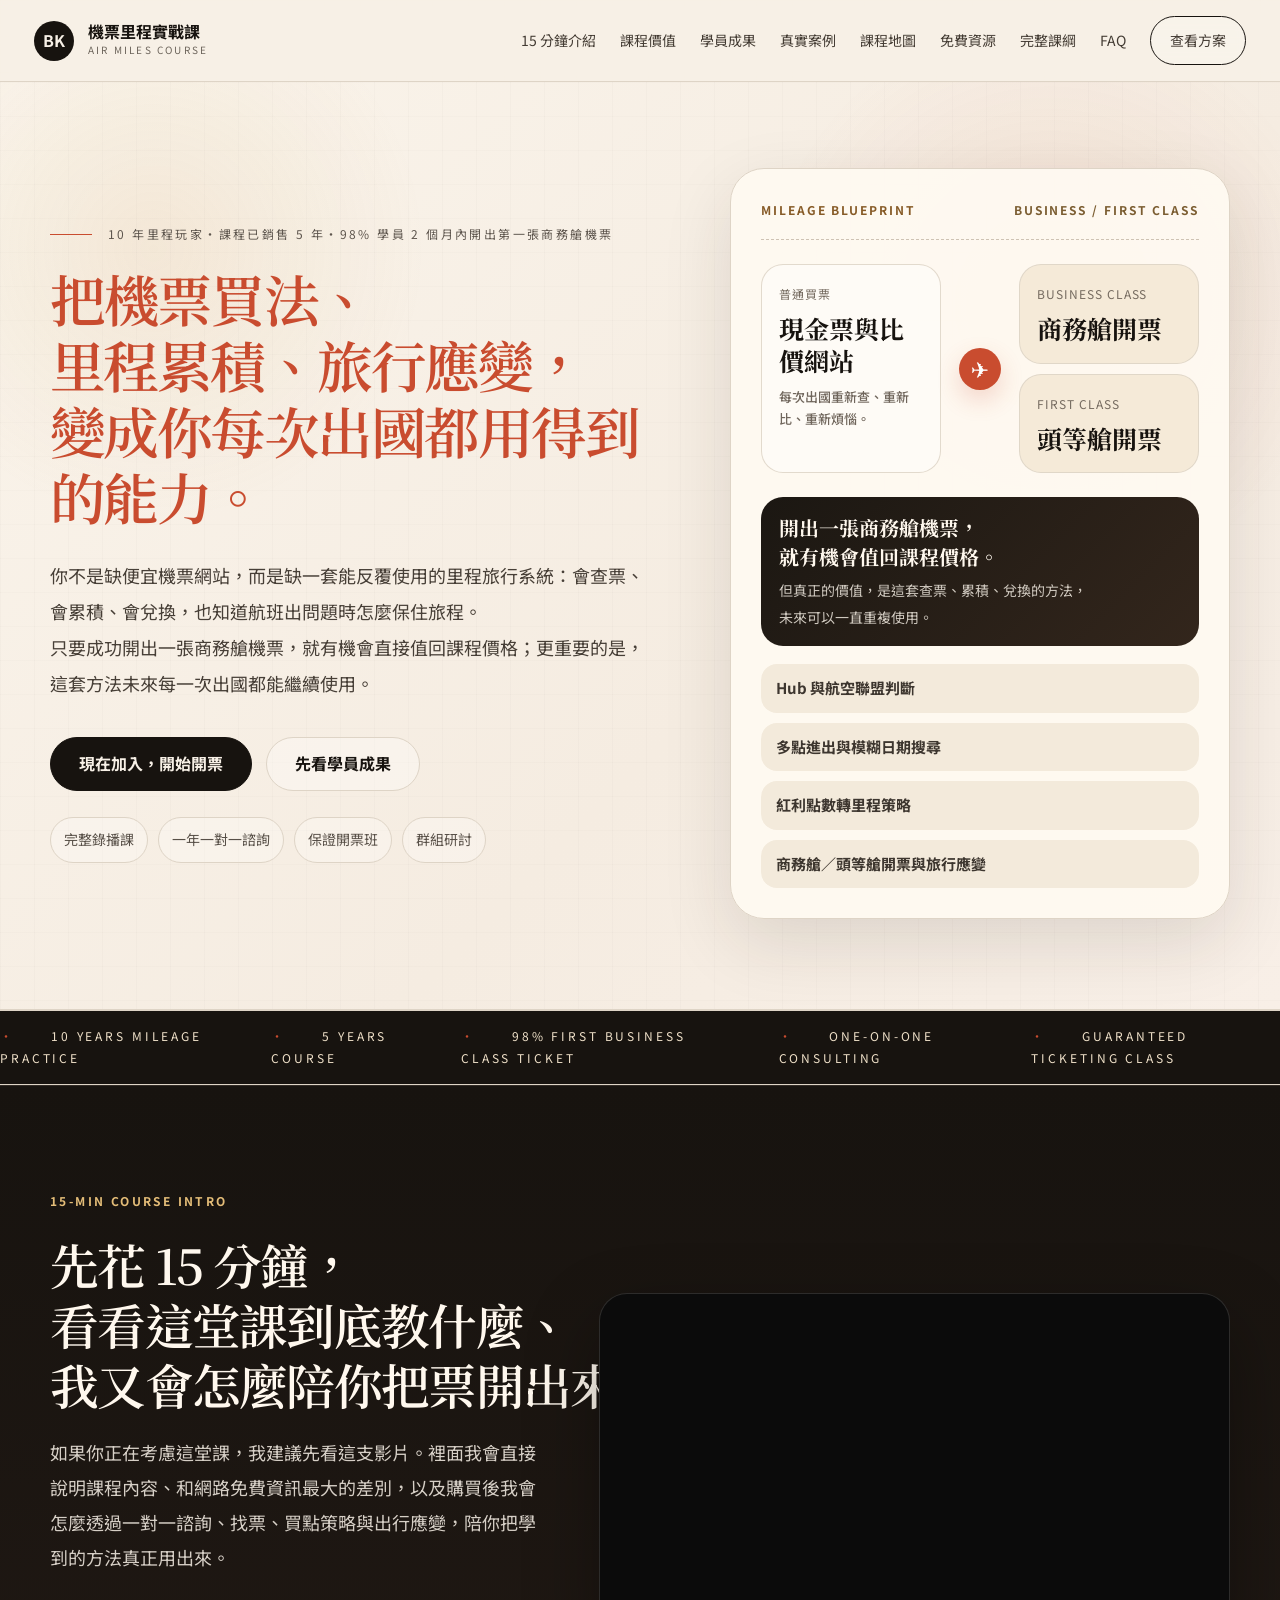
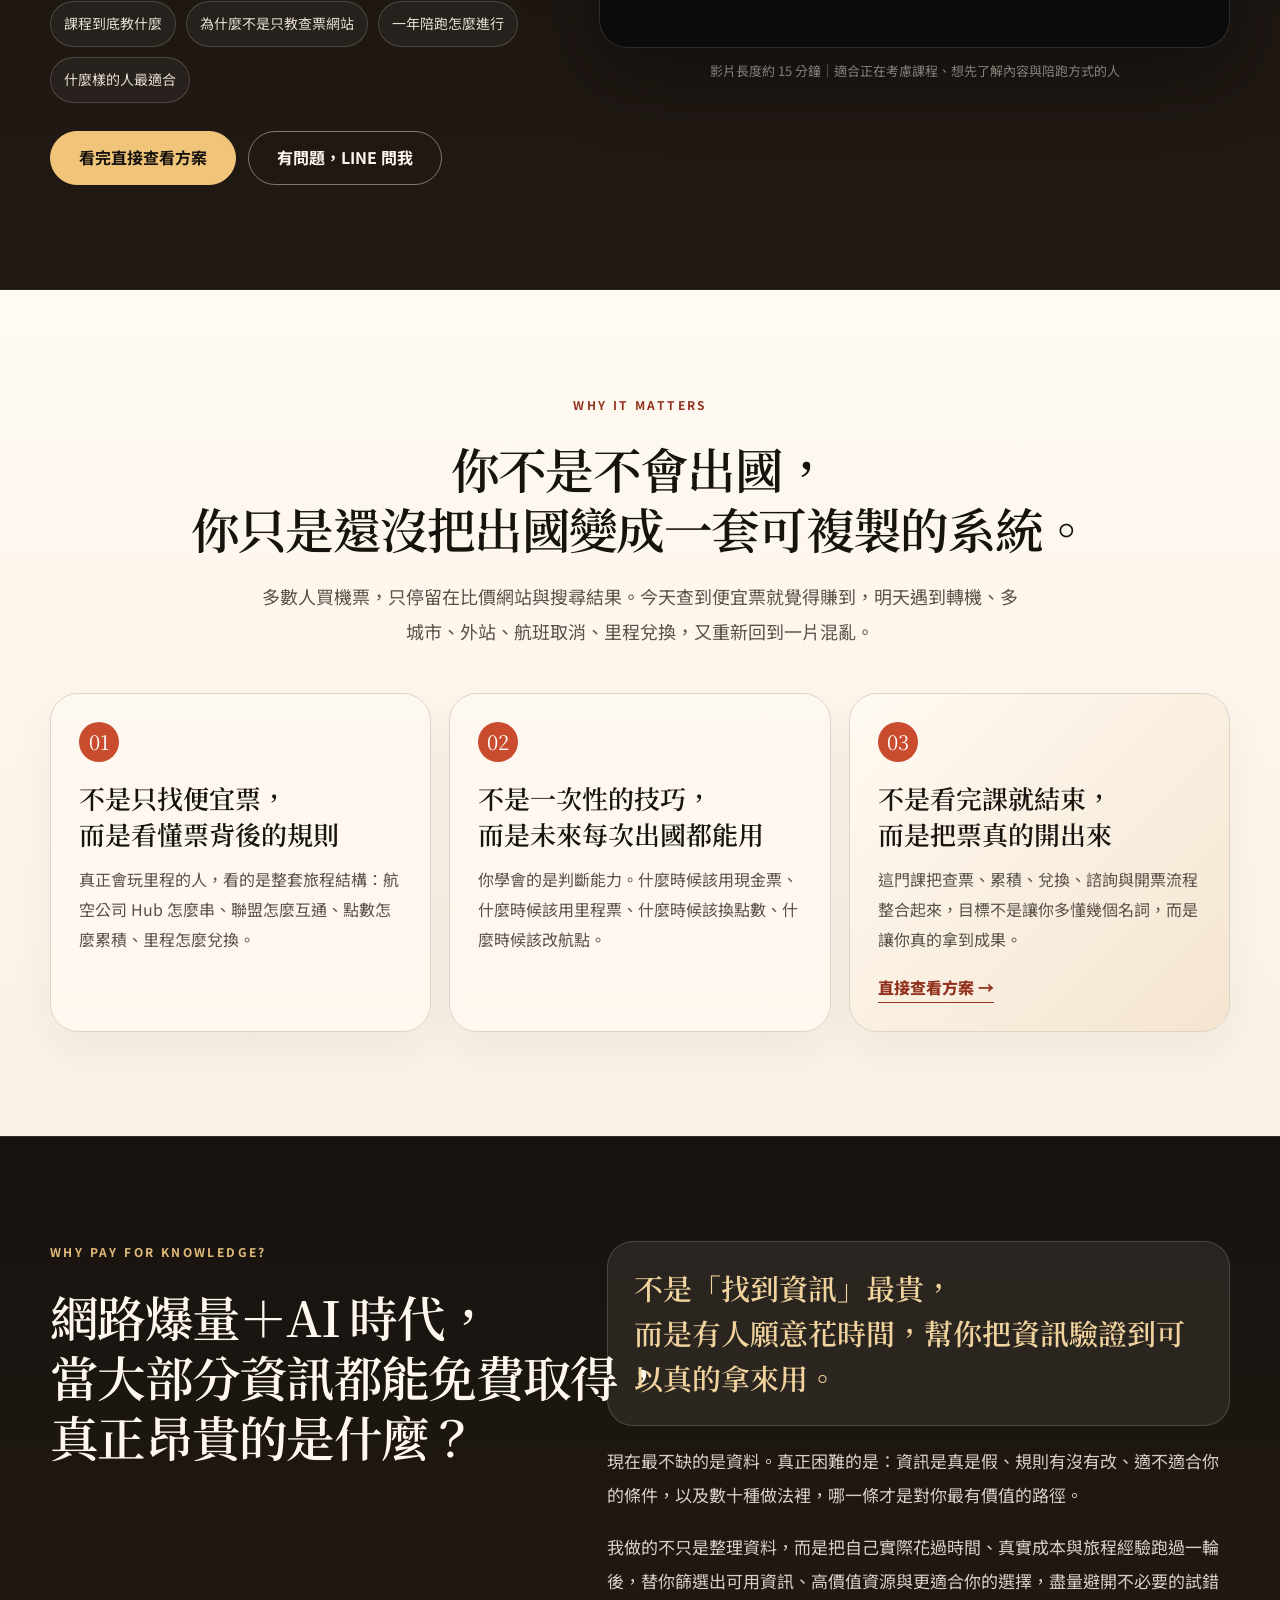
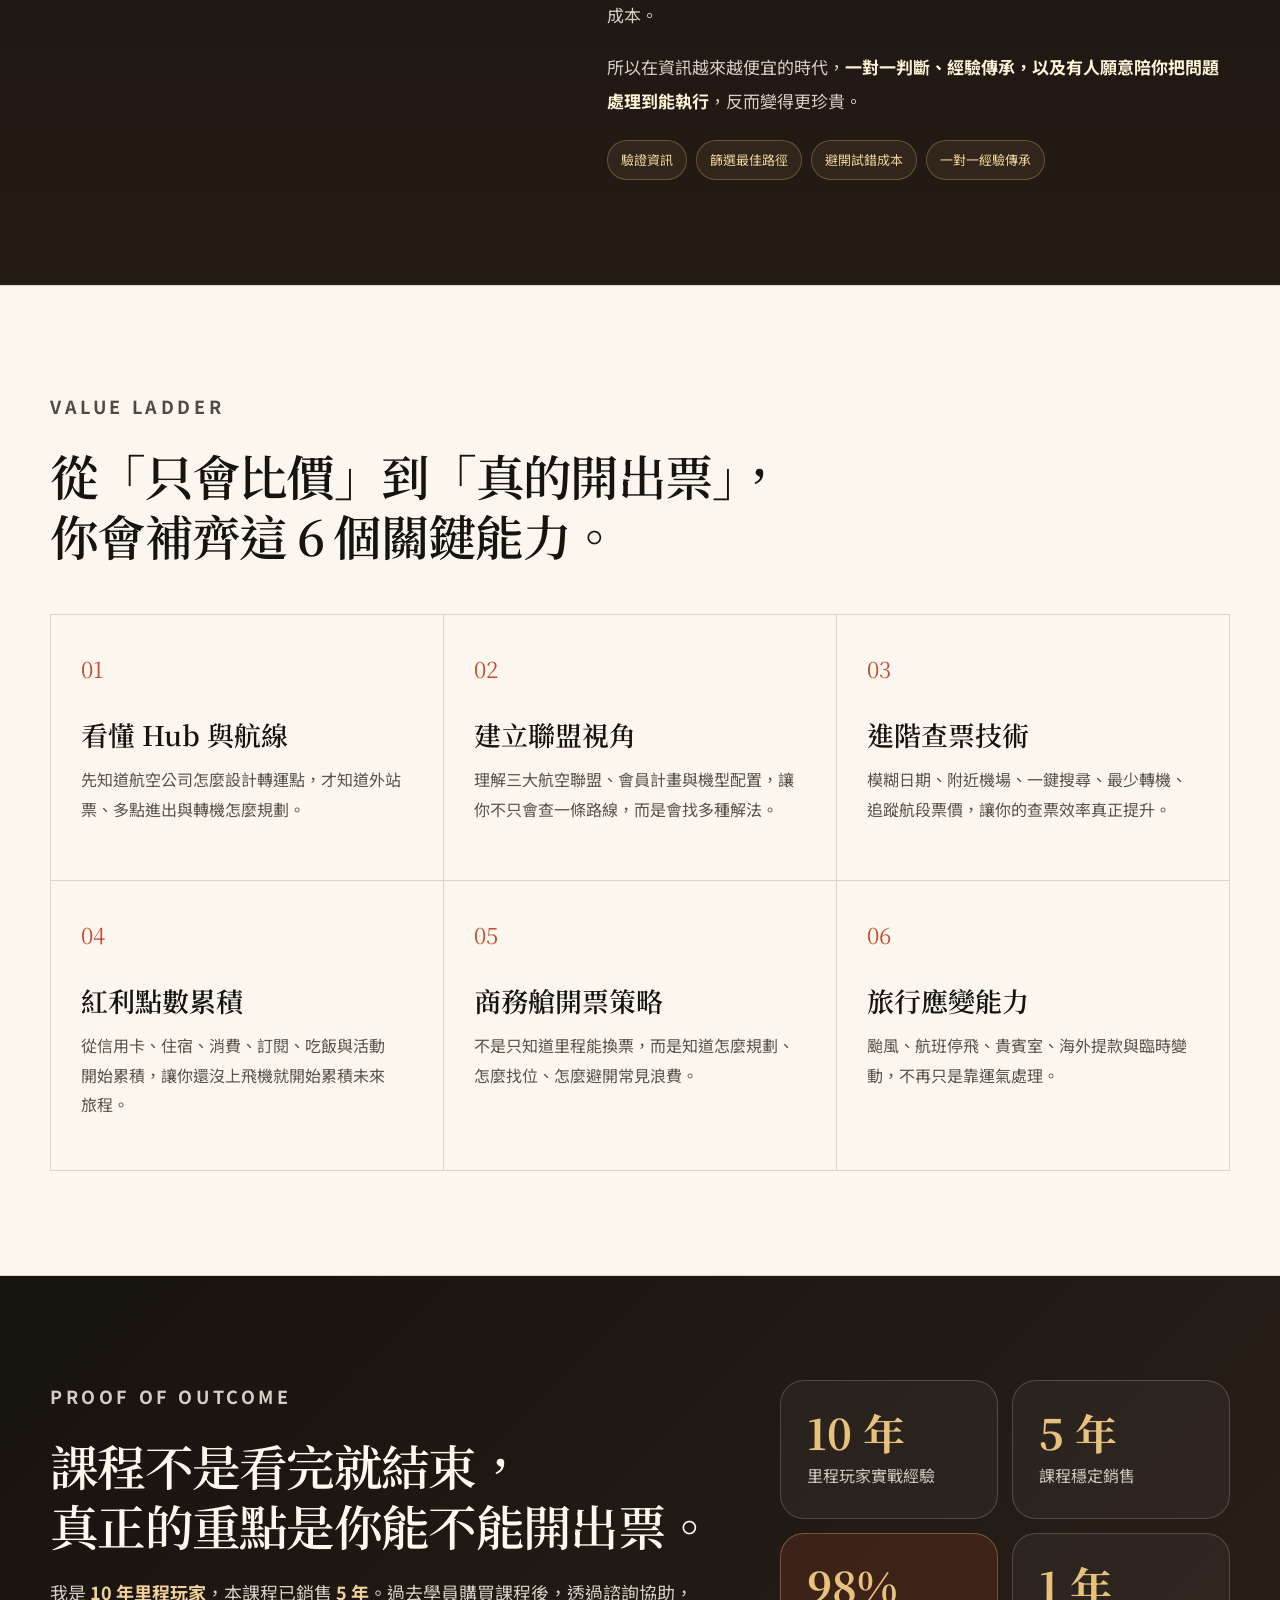
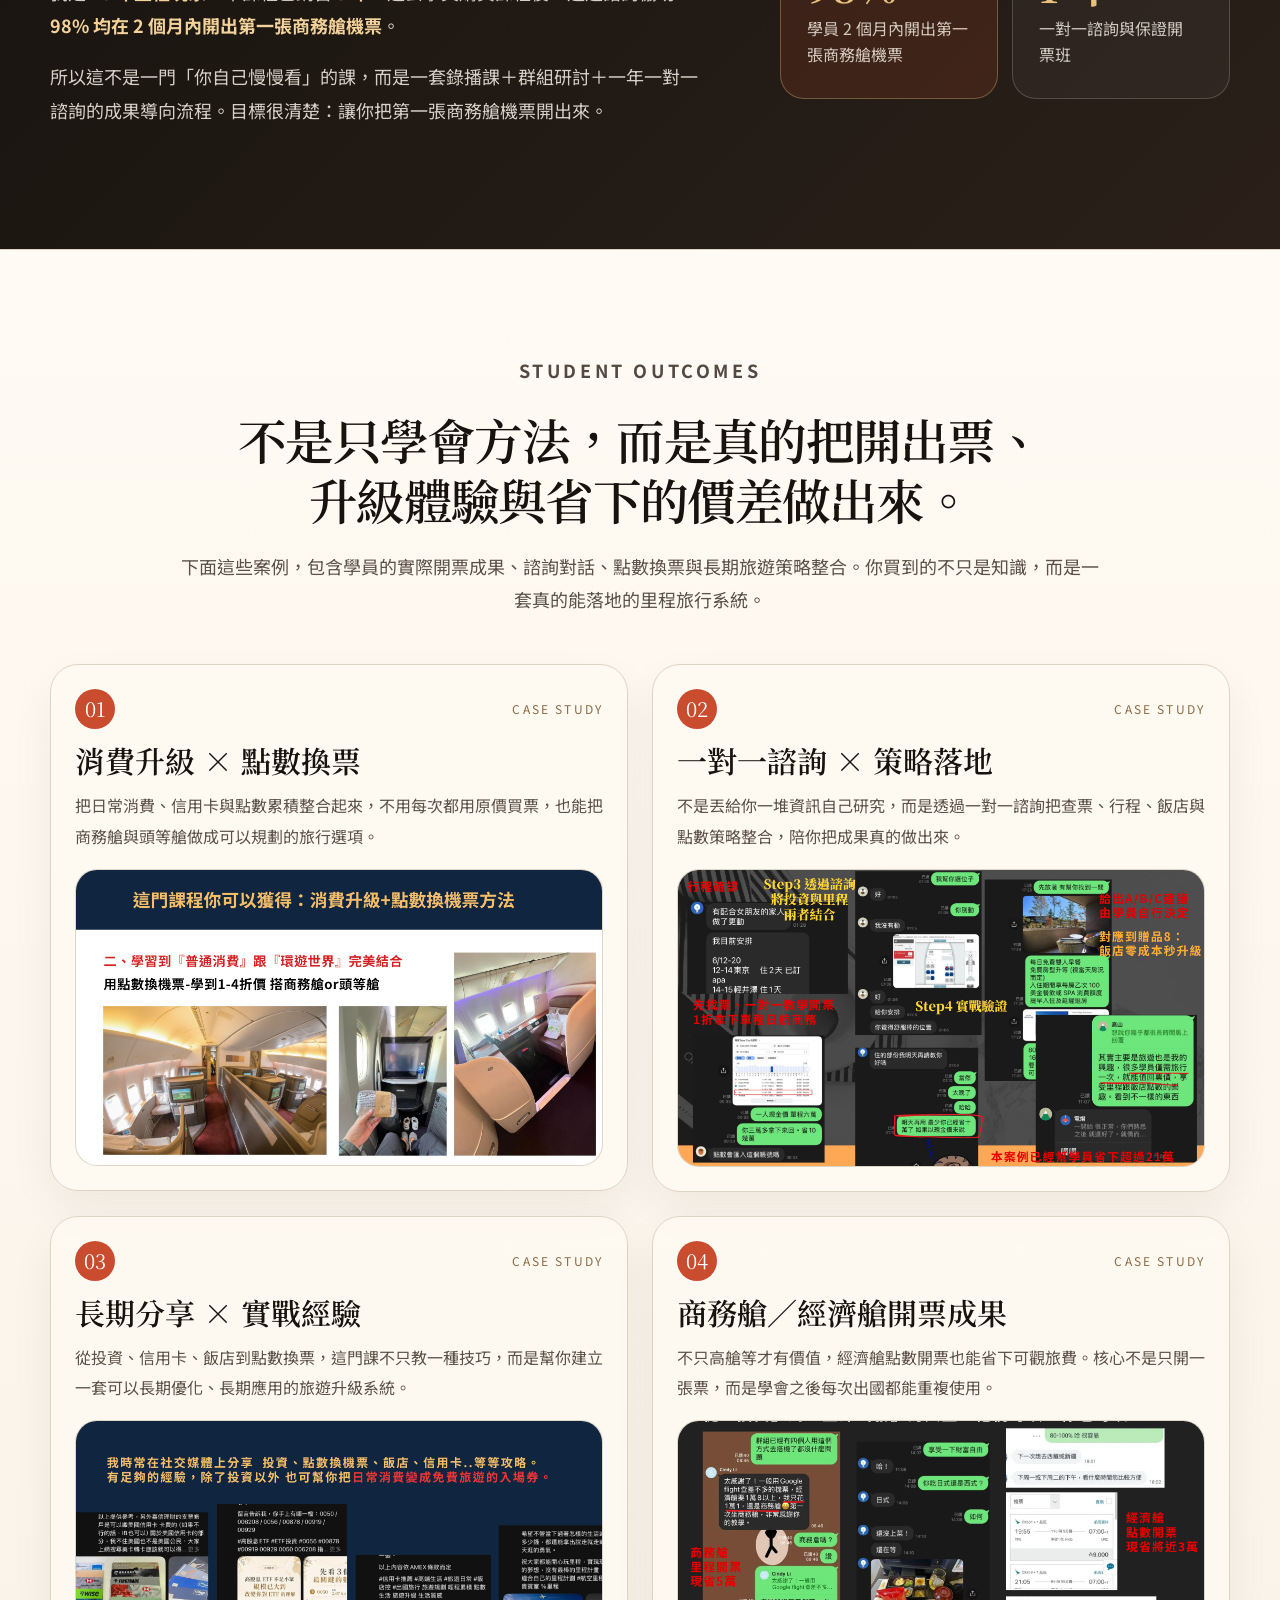
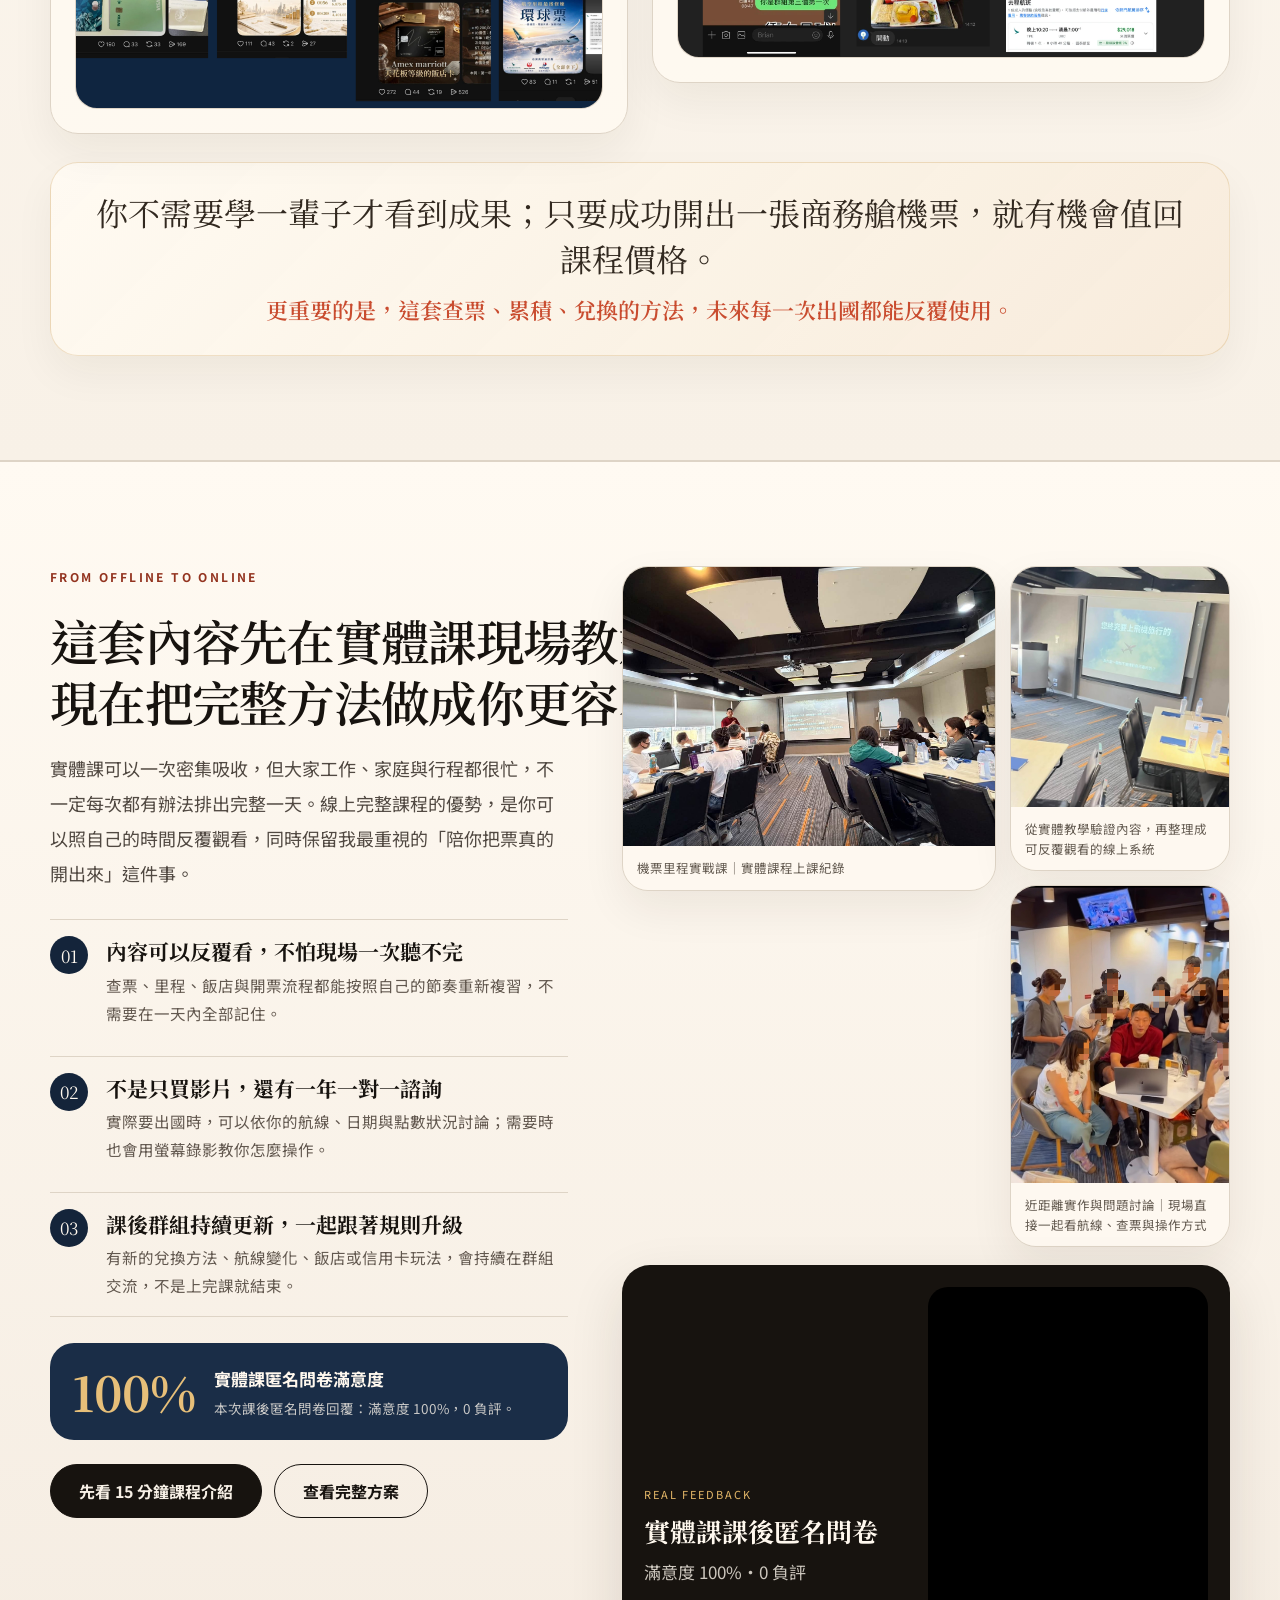
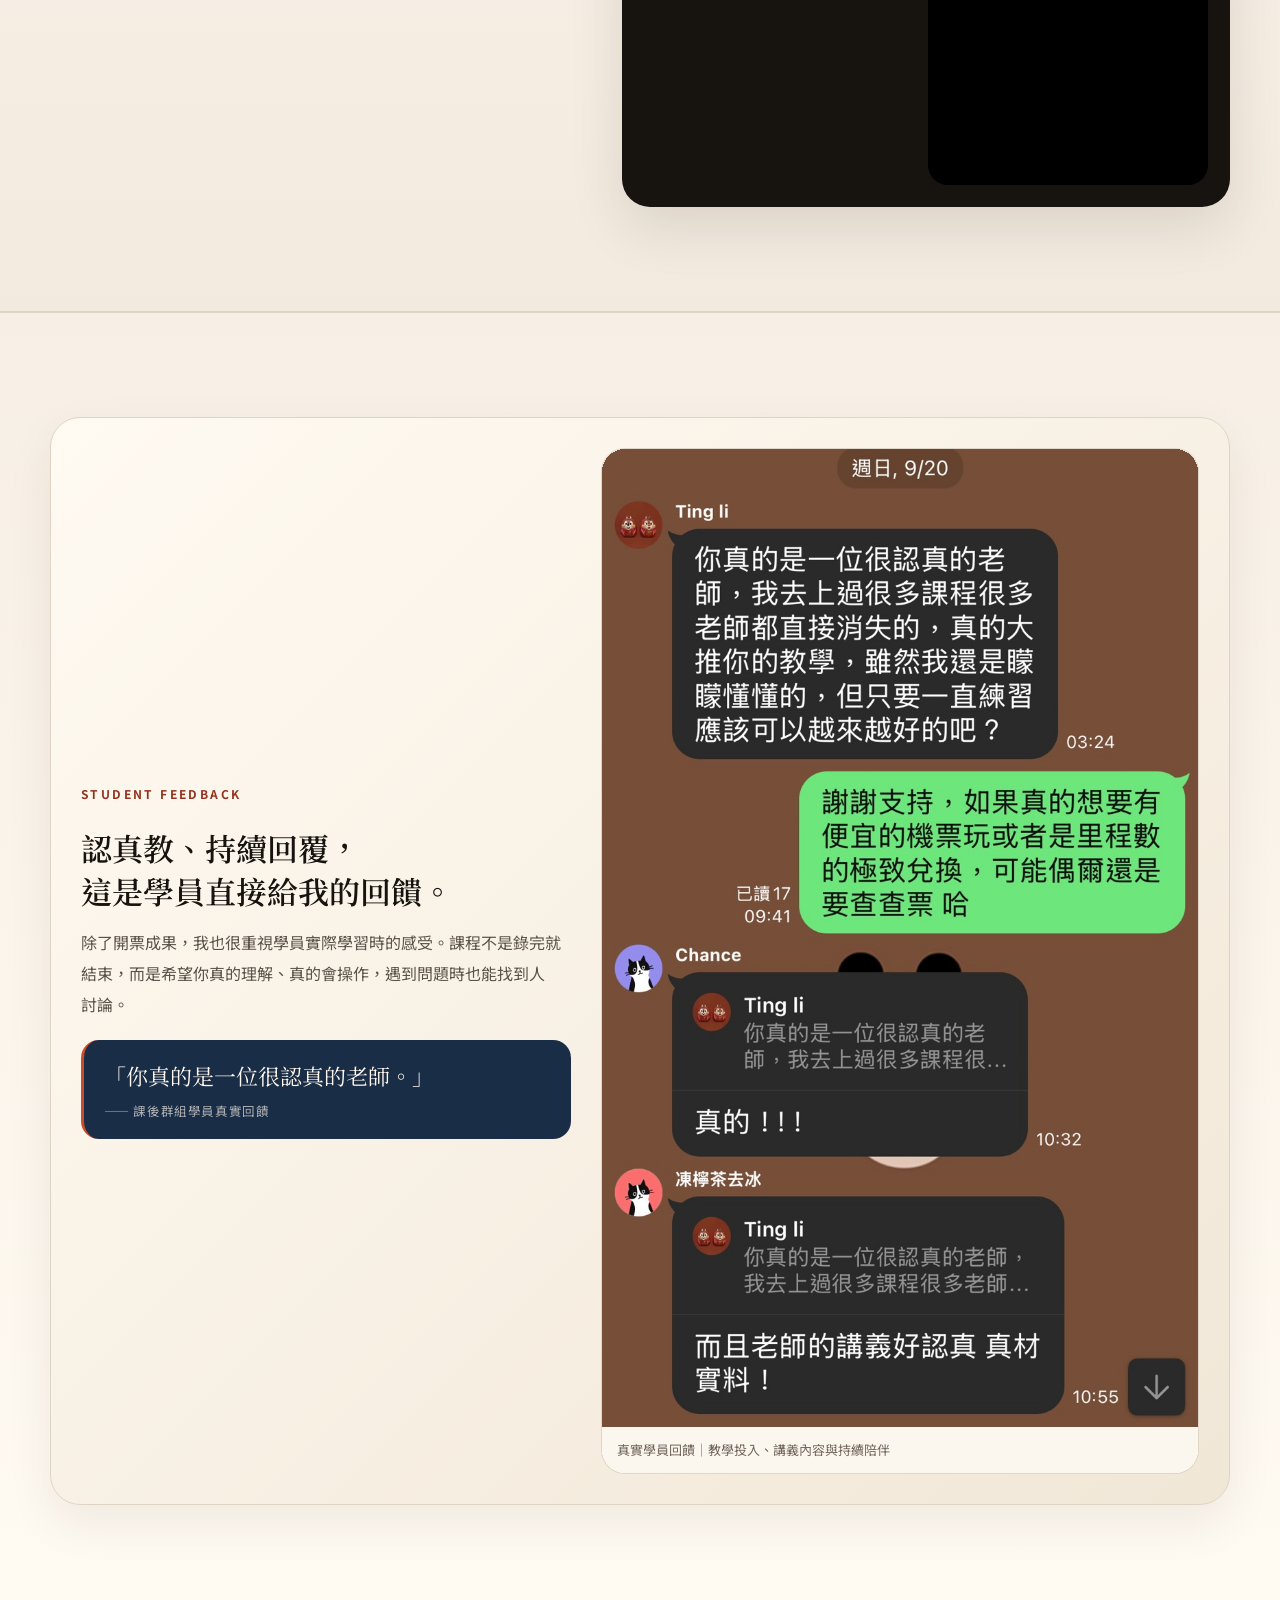
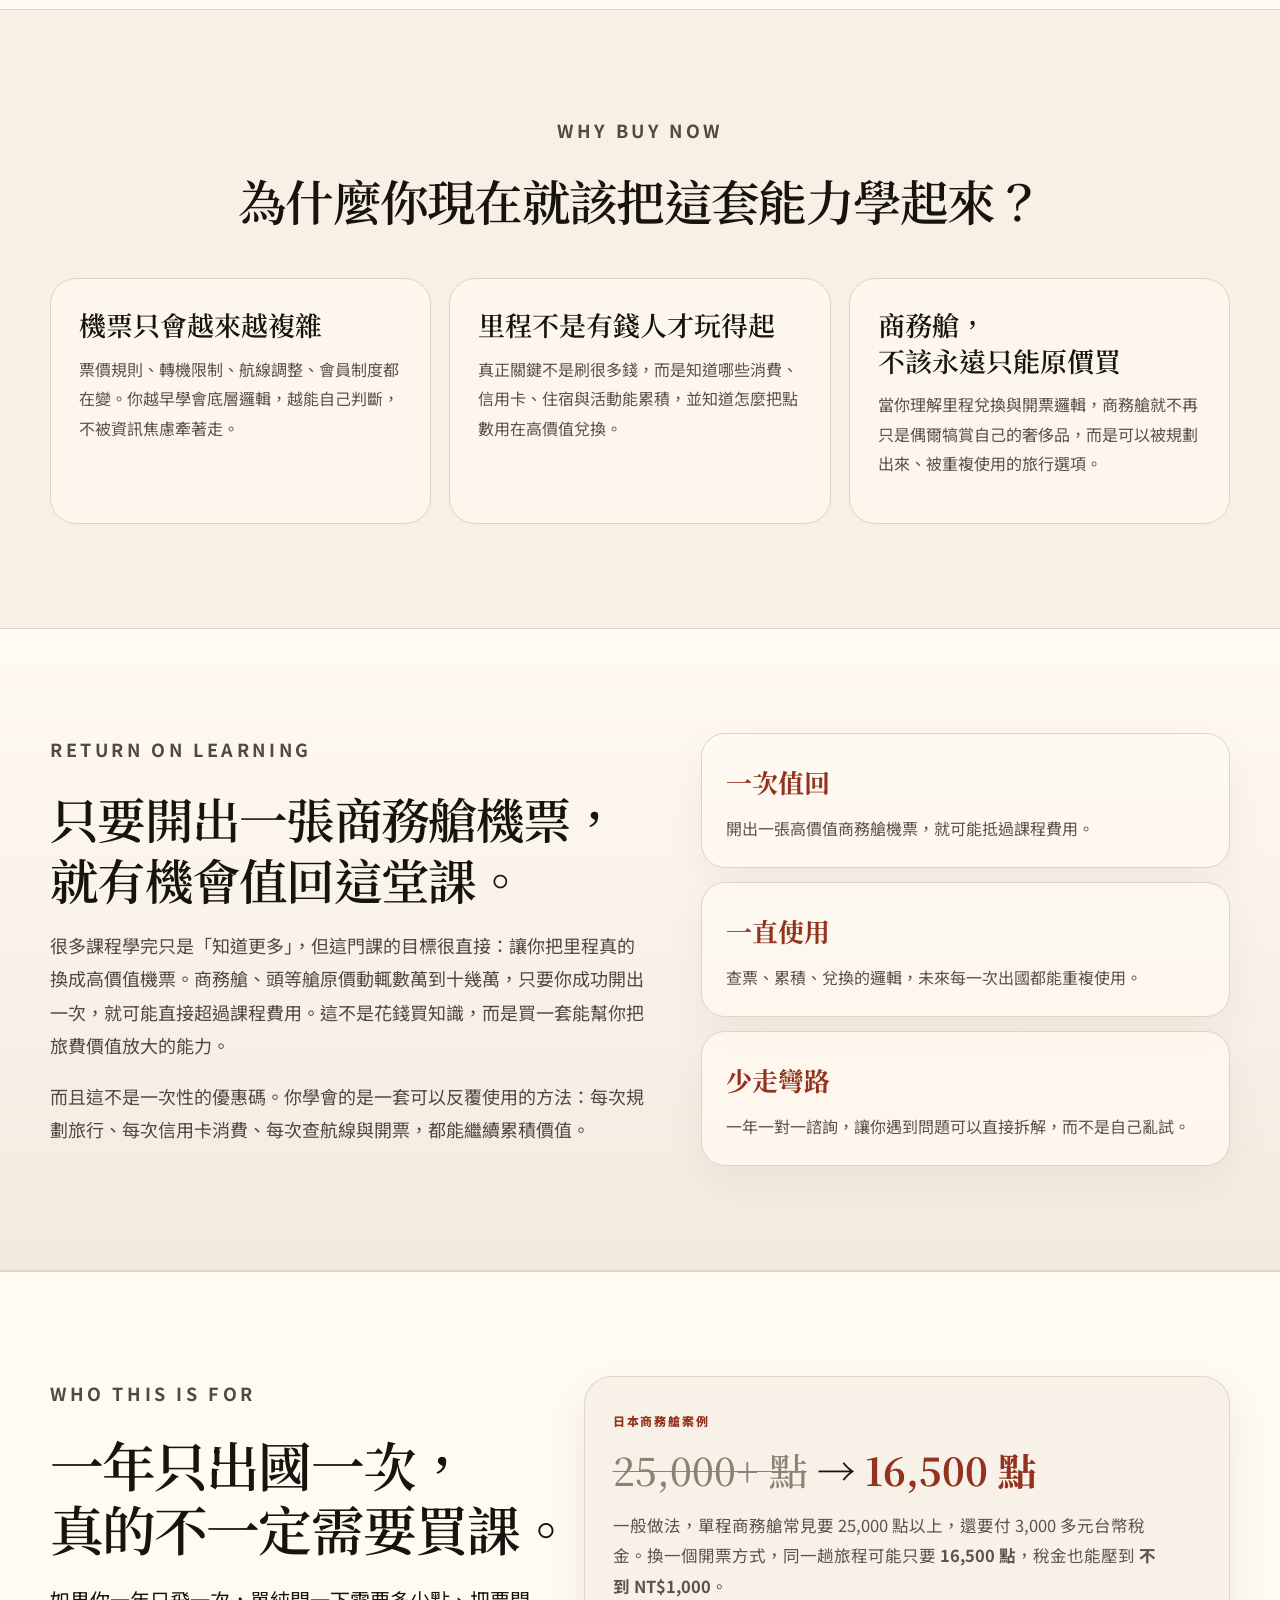
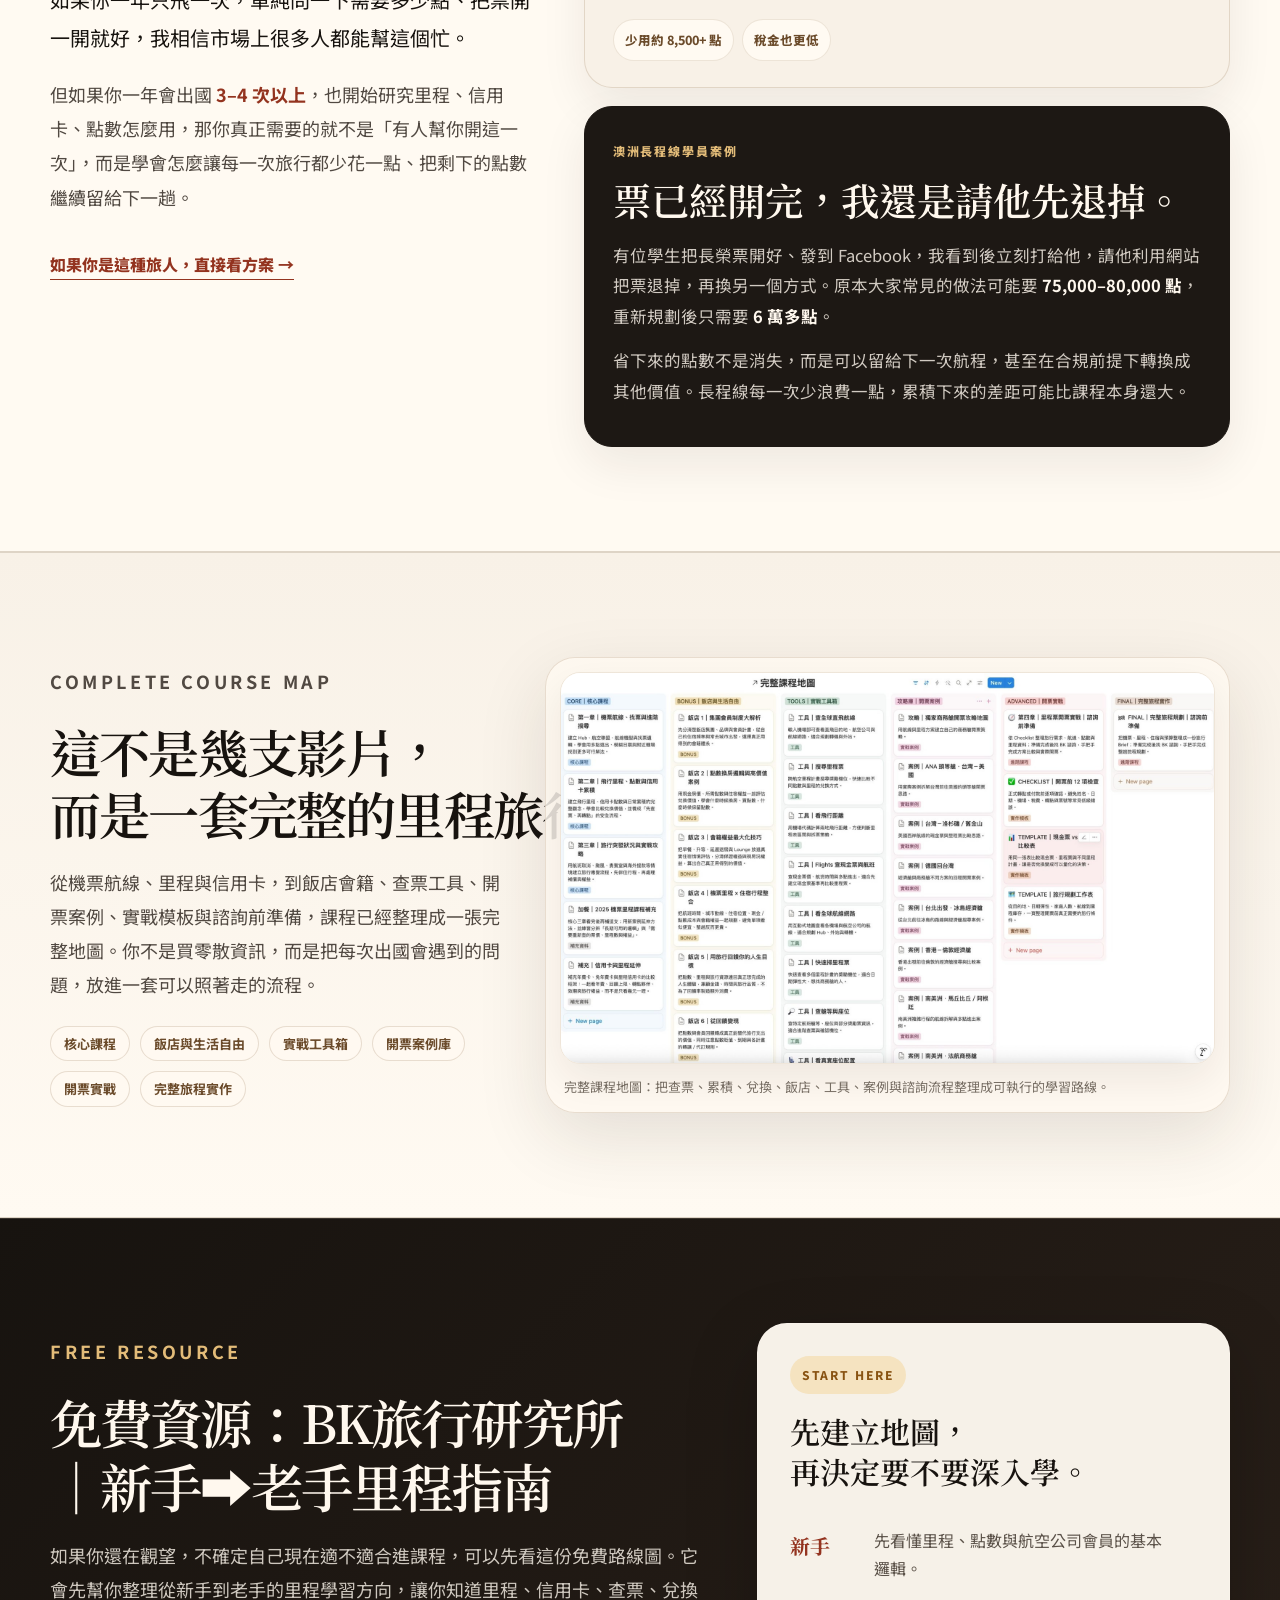
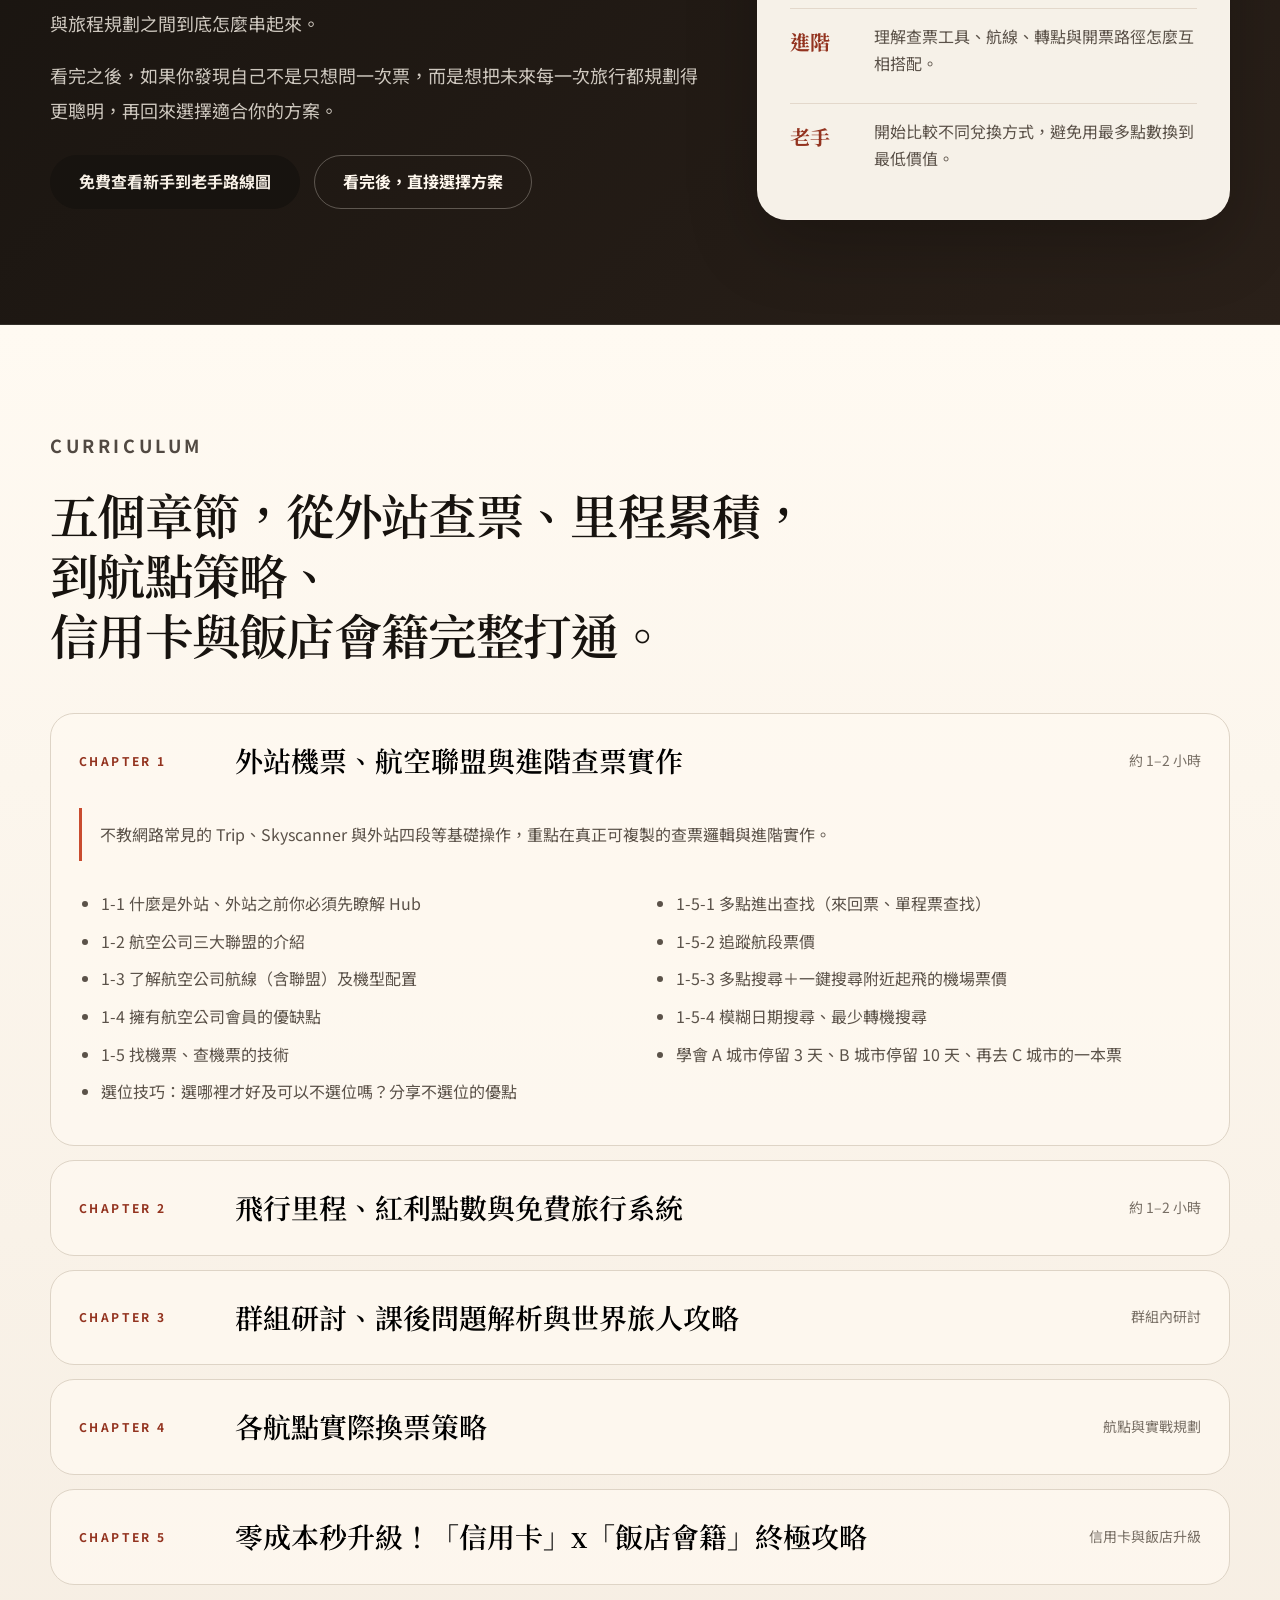
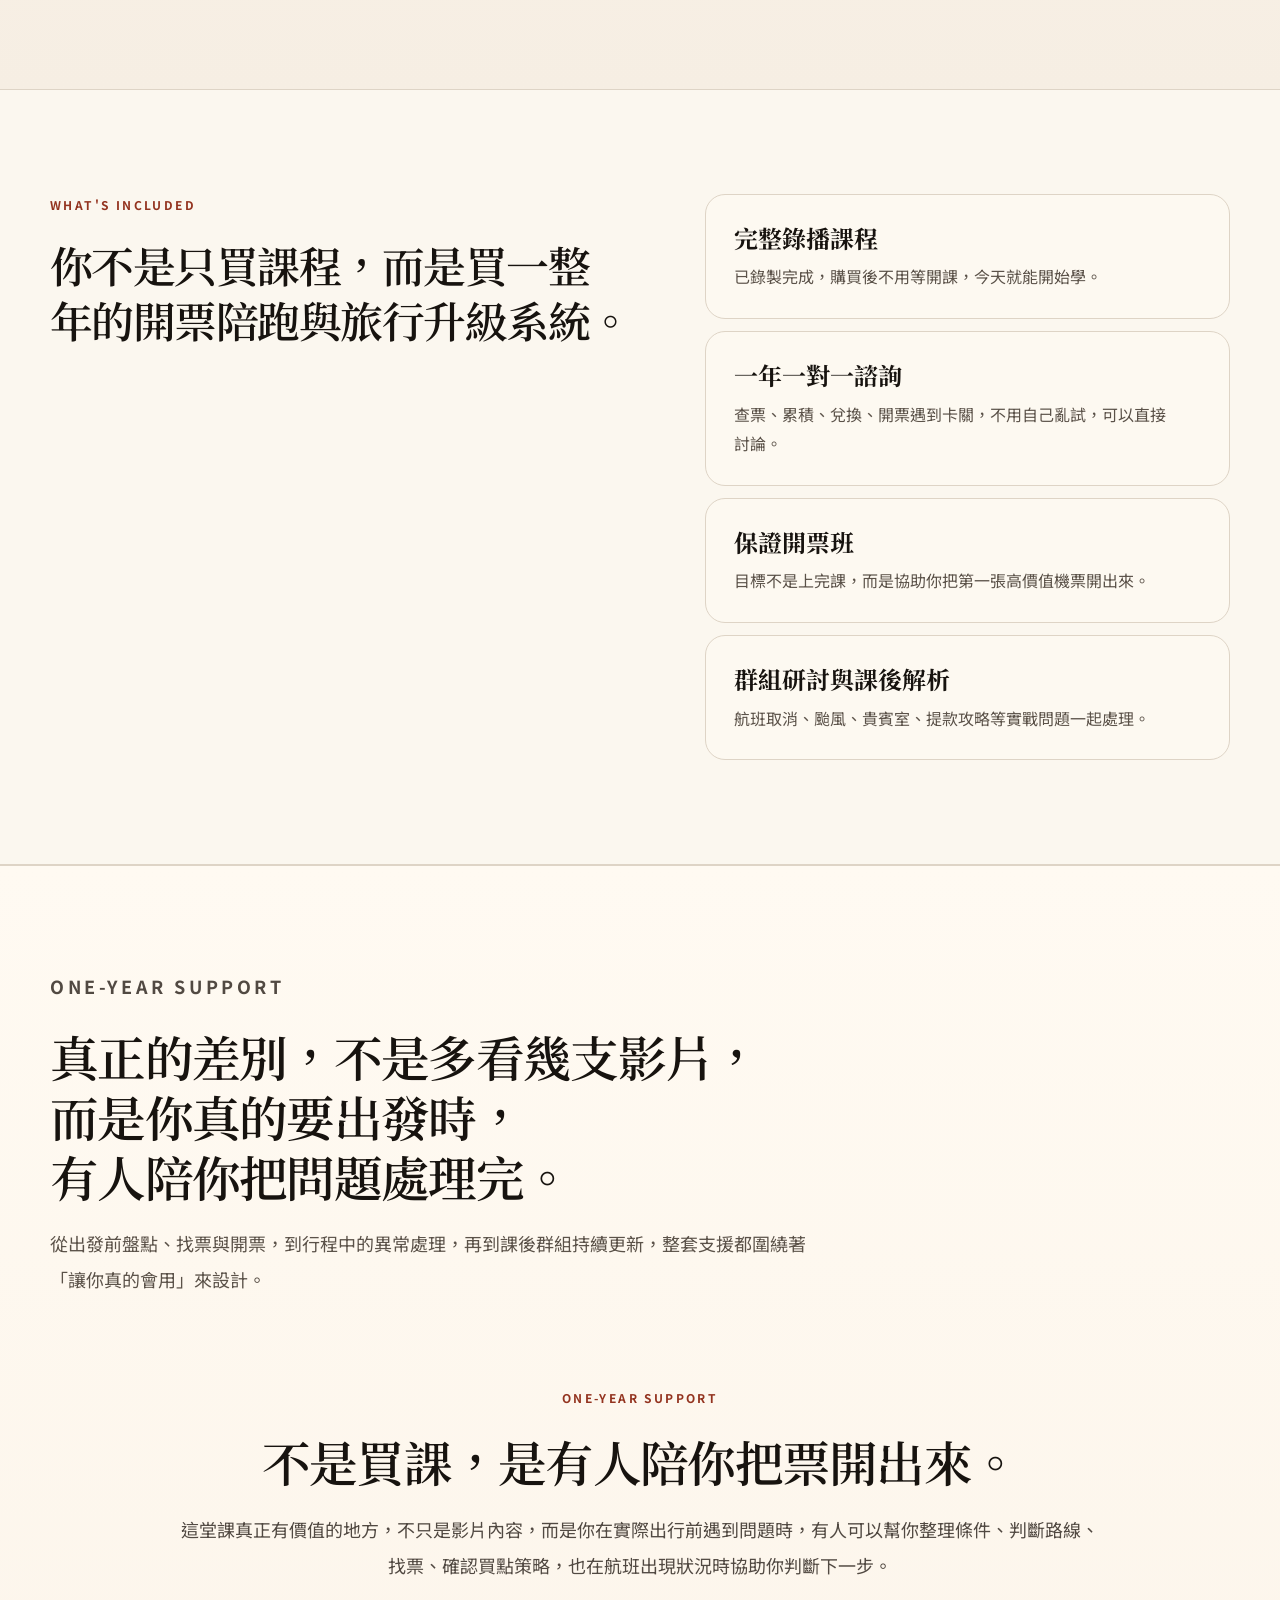
<file: index.html>
<!DOCTYPE html>

<html lang="zh-Hant">
<head>
<meta charset="utf-8"/>
<meta content="width=device-width, initial-scale=1" name="viewport"/>
<title>機票里程實戰課｜把機票買法、里程累積、旅行應變，變成每次出國都用得到的能力</title>
<meta content="10 年里程玩家，課程已銷售 5 年。98% 學員購買課程後，透過諮詢，均在 2 個月內開出第一張商務艙機票。含一年一對一諮詢與保證開票班。" name="description"/>
<link href="https://fonts.googleapis.com" rel="preconnect"/>
<link crossorigin="" href="https://fonts.gstatic.com" rel="preconnect"/>
<link href="https://fonts.googleapis.com/css2?family=Noto+Serif+TC:wght@400;500;600;700&amp;family=Noto+Sans+TC:wght@300;400;500;700;900&amp;display=swap" rel="stylesheet"/>
<link href="styles.css" rel="stylesheet"/>
</head>
<body>
<header class="site-header" id="top">
<a aria-label="回到首頁" class="brand" href="#top">
<span class="brand-mark">BK</span>
<span class="brand-copy"><strong>機票里程實戰課</strong><em>AIR MILES COURSE</em></span>
</a>
<nav aria-label="主要選單" class="nav">
<a href="#video-intro">15 分鐘介紹</a>
<a href="#why">課程價值</a>
<a href="#proof">學員成果</a><a href="#student-cases">真實案例</a>
<a href="#course-map">課程地圖</a><a href="#free-resource">免費資源</a><a href="#curriculum">完整課綱</a>
<a href="#faq">FAQ</a>
<a class="nav-cta" href="#price">查看方案</a>
</nav>
<button aria-expanded="false" aria-label="開啟選單" class="menu-btn">☰</button>
</header>
<main>
<section class="hero">
<div class="hero-grid-bg"></div>
<div class="container hero-inner">
<div class="hero-copy">
<p class="meta-line"><span></span>10 年里程玩家・課程已銷售 5 年・98% 學員 2 個月內開出第一張商務艙機票</p>
<h1><span class="h1-line">把<span class="key">機票買法</span>、<span class="hero-break"><br/></span><span class="key">里程累積</span>、<span class="key">旅行應變</span>，<span class="hero-break"><br/></span>變成你每次出國都用得到的能力。</span></h1>
<p class="hero-sub">你不是缺便宜機票網站，而是缺一套能反覆使用的里程旅行系統：會查票、會累積、會兌換，也知道航班出問題時怎麼保住旅程。只要成功開出一張商務艙機票，就有機會直接值回課程價格；更重要的是，這套方法未來每一次出國都能繼續使用。</p>
<div class="hero-actions">
<a class="btn primary" href="#price">現在加入，開始開票</a>
<a class="btn secondary" href="#student-cases">先看學員成果</a>
</div>
<div aria-label="課程特色" class="hero-badges">
<span>完整錄播課</span>
<span>一年一對一諮詢</span>
<span>保證開票班</span>
<span>群組研討</span>
</div>
</div>
<aside aria-label="里程開票藍圖示意" class="hero-visual">
<div class="route-card clean-card">
<div class="route-head">
<span>MILEAGE BLUEPRINT</span>
<em>BUSINESS / FIRST CLASS</em>
</div>
<div class="route-path-clean">
<div class="path-box start">
<small>普通買票</small>
<strong>現金票與比價網站</strong>
<b>每次出國重新查、重新比、重新煩惱。</b>
</div>
<div aria-hidden="true" class="path-plane">✈</div>
<div class="path-goals">
<div>
<small>Business Class</small>
<strong>商務艙開票</strong>
</div>
<div>
<small>First Class</small>
<strong>頭等艙開票</strong>
</div>
</div>
</div>
<div class="roi-note">
<strong>開出一張商務艙機票，就有機會值回課程價格。</strong>
<span>但真正的價值，是這套查票、累積、兌換的方法，未來可以一直重複使用。</span>
</div>
<ul class="route-list">
<li>Hub 與航空聯盟判斷</li>
<li>多點進出與模糊日期搜尋</li>
<li>紅利點數轉里程策略</li>
<li>商務艙／頭等艙開票與旅行應變</li>
</ul>
</div>
</aside>
</div>
</section>
<section aria-label="信任指標" class="ticker">
<div class="ticker-track">
<span>10 YEARS MILEAGE PRACTICE</span><span>5 YEARS COURSE</span><span>98% FIRST BUSINESS CLASS TICKET</span><span>ONE-ON-ONE CONSULTING</span><span>GUARANTEED TICKETING CLASS</span>
</div>
</section>
<section class="section-pad video-intro" id="video-intro">
<div class="container video-intro-grid">
<div class="video-intro-copy">
<p class="eyebrow">15-MIN COURSE INTRO</p>
<h2>先花 15 分鐘，看看這堂課到底教什麼、我又會怎麼陪你把票開出來。</h2>
<p>如果你正在考慮這堂課，我建議先看這支影片。裡面我會直接說明課程內容、和網路免費資訊最大的差別，以及購買後我會怎麼透過一對一諮詢、找票、買點策略與出行應變，陪你把學到的方法真正用出來。</p>
<div aria-label="影片內容重點" class="video-points">
<span>課程到底教什麼</span>
<span>為什麼不是只教查票網站</span>
<span>一年陪跑怎麼進行</span>
<span>什麼樣的人最適合</span>
</div>
<div class="video-actions">
<a class="btn primary" href="#price">看完直接查看方案</a>
<a class="btn consult" href="https://line.me/R/ti/p/@tpq5223k" rel="noopener" target="_blank">有問題，LINE 問我</a>
</div>
</div>
<div class="video-frame-wrap">
<div class="video-frame">
<iframe allow="accelerometer; autoplay; clipboard-write; encrypted-media; gyroscope; picture-in-picture; web-share" allowfullscreen="" loading="lazy" referrerpolicy="strict-origin-when-cross-origin" src="https://www.youtube-nocookie.com/embed/Cu95Pcu_B9Y?rel=0&amp;modestbranding=1" title="機票里程實戰課｜15 分鐘課程前導說明"></iframe>
</div>
<p class="video-caption">影片長度約 15 分鐘｜適合正在考慮課程、想先了解內容與陪跑方式的人</p>
</div>
</div>
</section>
<section class="section-pad intro intro-v7" id="why">
<div class="container intro-layout">
<div class="intro-heading">
<p class="eyebrow">WHY IT MATTERS</p>
<h2>你不是不會出國，你只是還沒把出國變成一套可複製的系統。</h2>
<p>多數人買機票，只停留在比價網站與搜尋結果。今天查到便宜票就覺得賺到，明天遇到轉機、多城市、外站、航班取消、里程兌換，又重新回到一片混亂。</p>
</div>
<div class="intro-proof-grid">
<article>
<span>01</span>
<h3>不是只找便宜票，而是看懂票背後的規則</h3>
<p>真正會玩里程的人，看的是整套旅程結構：航空公司 Hub 怎麼串、聯盟怎麼互通、點數怎麼累積、里程怎麼兌換。</p>
</article>
<article>
<span>02</span>
<h3>不是一次性的技巧，而是未來每次出國都能用</h3>
<p>你學會的是判斷能力。什麼時候該用現金票、什麼時候該用里程票、什麼時候該換點數、什麼時候該改航點。</p>
</article>
<article class="intro-cta-card">
<span>03</span>
<h3>不是看完課就結束，而是把票真的開出來</h3>
<p>這門課把查票、累積、兌換、諮詢與開票流程整合起來，目標不是讓你多懂幾個名詞，而是讓你真的拿到成果。</p>
<a class="text-cta" href="#price">直接查看方案 →</a>
</article>
</div>
</div>
</section>
<section class="section-pad validated-value" id="validated-value">
  <div class="container validated-value-wrap">
    <div class="validated-value-head">
      <p class="eyebrow">WHY PAY FOR KNOWLEDGE?</p>
      <h2>網路爆量＋AI 時代，當大部分資訊都能免費取得，真正昂貴的是什麼？</h2>
    </div>
    <div class="validated-value-body">
      <div class="validated-quote">
        <strong>不是「找到資訊」最貴，<br>而是有人願意花時間，幫你把資訊驗證到可以真的拿來用。</strong>
      </div>
      <p>現在最不缺的是資料。真正困難的是：資訊是真是假、規則有沒有改、適不適合你的條件，以及數十種做法裡，哪一條才是對你最有價值的路徑。</p>
      <p>我做的不只是整理資料，而是把自己實際花過時間、真實成本與旅程經驗跑過一輪後，替你篩選出可用資訊、高價值資源與更適合你的選擇，盡量避開不必要的試錯成本。</p>
      <p>所以在資訊越來越便宜的時代，<strong>一對一判斷、經驗傳承，以及有人願意陪你把問題處理到能執行</strong>，反而變得更珍貴。</p>
      <div class="validated-points">
        <span>驗證資訊</span>
        <span>篩選最佳路徑</span>
        <span>避開試錯成本</span>
        <span>一對一經驗傳承</span>
      </div>
    </div>
  </div>
</section>
<section class="section-pad minimal-cards">
<div class="container">
<div class="section-head">
<p class="eyebrow">VALUE LADDER</p>
<h2>從「只會比價」到「真的開出票」，你會補齊這 6 個關鍵能力。</h2>
</div>
<div class="value-grid">
<article><span>01</span><h3>看懂 Hub 與航線</h3><p>先知道航空公司怎麼設計轉運點，才知道外站票、多點進出與轉機怎麼規劃。</p></article>
<article><span>02</span><h3>建立聯盟視角</h3><p>理解三大航空聯盟、會員計畫與機型配置，讓你不只會查一條路線，而是會找多種解法。</p></article>
<article><span>03</span><h3>進階查票技術</h3><p>模糊日期、附近機場、一鍵搜尋、最少轉機、追蹤航段票價，讓你的查票效率真正提升。</p></article>
<article><span>04</span><h3>紅利點數累積</h3><p>從信用卡、住宿、消費、訂閱、吃飯與活動開始累積，讓你還沒上飛機就開始累積未來旅程。</p></article>
<article><span>05</span><h3>商務艙開票策略</h3><p>不是只知道里程能換票，而是知道怎麼規劃、怎麼找位、怎麼避開常見浪費。</p></article>
<article><span>06</span><h3>旅行應變能力</h3><p>颱風、航班停飛、貴賓室、海外提款與臨時變動，不再只是靠運氣處理。</p></article>
</div>
</div>
</section>
<section class="section-pad proof" id="proof">
<div class="container proof-layout">
<div class="proof-copy">
<p class="eyebrow light">PROOF OF OUTCOME</p>
<h2>課程不是看完就結束，真正的重點是你能不能開出票。</h2>
<p>我是 <strong>10 年里程玩家</strong>，本課程已銷售 <strong>5 年</strong>。過去學員購買課程後，透過諮詢協助，<strong>98% 均在 2 個月內開出第一張商務艙機票</strong>。</p>
<p>所以這不是一門「你自己慢慢看」的課，而是一套錄播課＋群組研討＋一年一對一諮詢的成果導向流程。目標很清楚：讓你把第一張商務艙機票開出來。</p>
</div>
<div class="proof-panel">
<div><strong>10 年</strong><span>里程玩家實戰經驗</span></div>
<div><strong>5 年</strong><span>課程穩定銷售</span></div>
<div class="highlight"><strong>98%</strong><span>學員 2 個月內開出第一張商務艙機票</span></div>
<div><strong>1 年</strong><span>一對一諮詢與保證開票班</span></div>
</div>
</div>
</section><section class="section-pad student-cases" id="student-cases">
<div class="container">
<div class="section-head center case-head">
<p class="eyebrow">STUDENT OUTCOMES</p>
<h2>不是只學會方法，<span class="desktop-break"><br/></span>而是真的把開出票、升級體驗與省下的價差做出來。</h2>
<p>下面這些案例，包含學員的實際開票成果、諮詢對話、點數換票與長期旅遊策略整合。你買到的不只是知識，而是一套真的能落地的里程旅行系統。</p>
</div>
<div class="cases-grid">
<article class="case-card">
<div class="case-label"><span>01</span><em>CASE STUDY</em></div>
<h3>消費升級 × 點數換票</h3>
<p>把日常消費、信用卡與點數累積整合起來，不用每次都用原價買票，也能把商務艙與頭等艙做成可以規劃的旅行選項。</p>
<figure class="case-image">
<img alt="學員案例：用點數換票與商務艙、頭等艙搭乘成果截圖" src="assets/case-01.png"/>
</figure>
</article>
<article class="case-card">
<div class="case-label"><span>02</span><em>CASE STUDY</em></div>
<h3>一對一諮詢 × 策略落地</h3>
<p>不是丟給你一堆資訊自己研究，而是透過一對一諮詢把查票、行程、飯店與點數策略整合，陪你把成果真的做出來。</p>
<figure class="case-image">
<img alt="學員案例：一對一諮詢對話與實際規劃成果截圖" src="assets/case-02.png"/>
</figure>
</article>
<article class="case-card">
<div class="case-label"><span>03</span><em>CASE STUDY</em></div>
<h3>長期分享 × 實戰經驗</h3>
<p>從投資、信用卡、飯店到點數換票，這門課不只教一種技巧，而是幫你建立一套可以長期優化、長期應用的旅遊升級系統。</p>
<figure class="case-image">
<img alt="學員案例：社群分享與點數、飯店、信用卡整合成果截圖" src="assets/case-03.png"/>
</figure>
</article>
<article class="case-card">
<div class="case-label"><span>04</span><em>CASE STUDY</em></div>
<h3>商務艙／經濟艙開票成果</h3>
<p>不只高艙等才有價值，經濟艙點數開票也能省下可觀旅費。核心不是只開一張票，而是學會之後每次出國都能重複使用。</p>
<figure class="case-image">
<img alt="學員案例：商務艙與經濟艙開票、對話與比價成果截圖" src="assets/case-04.png"/>
</figure>
</article>
</div>
<div class="cases-summary">
<p>你不需要學一輩子才看到成果；只要成功開出一張商務艙機票，就有機會值回課程價格。</p>
<strong>更重要的是，這套查票、累積、兌換的方法，未來每一次出國都能反覆使用。</strong>
</div>
</div>
</section><section class="section-pad offline-proof" id="offline-proof">
<div class="container offline-proof-grid">
<div class="offline-proof-copy">
<p class="eyebrow">FROM OFFLINE TO ONLINE</p>
<h2>這套內容先在實體課現場教過，現在把完整方法做成你更容易跟上的線上版本。</h2>
<p class="offline-lead">實體課可以一次密集吸收，但大家工作、家庭與行程都很忙，不一定每次都有辦法排出完整一天。線上完整課程的優勢，是你可以照自己的時間反覆觀看，同時保留我最重視的「陪你把票真的開出來」這件事。</p>
<div class="offline-value-list">
<article>
<span>01</span>
<div><strong>內容可以反覆看，不怕現場一次聽不完</strong><p>查票、里程、飯店與開票流程都能按照自己的節奏重新複習，不需要在一天內全部記住。</p></div>
</article>
<article>
<span>02</span>
<div><strong>不是只買影片，還有一年一對一諮詢</strong><p>實際要出國時，可以依你的航線、日期與點數狀況討論；需要時也會用螢幕錄影教你怎麼操作。</p></div>
</article>
<article>
<span>03</span>
<div><strong>課後群組持續更新，一起跟著規則升級</strong><p>有新的兌換方法、航線變化、飯店或信用卡玩法，會持續在群組交流，不是上完課就結束。</p></div>
</article>
</div>
<div class="offline-proof-stat">
<strong>100%</strong>
<div><b>實體課匿名問卷滿意度</b><span>本次課後匿名問卷回覆：滿意度 100%，0 負評。</span></div>
</div>
<div class="offline-actions">
<a class="btn primary" href="#video-intro">先看 15 分鐘課程介紹</a>
<a class="btn consult" href="#price">查看完整方案</a>
</div>
</div>
<div class="offline-proof-media">
<div class="offline-photo-grid offline-photo-grid-three">
<figure class="offline-photo offline-photo-wide">
<img alt="機票里程實戰課實體課程上課紀錄，講師在教室前方授課" src="assets/offline-class-01.jpg"/>
<figcaption>機票里程實戰課｜實體課程上課紀錄</figcaption>
</figure>
<figure class="offline-photo offline-photo-tall">
<img alt="機票里程實戰課實體課程現場投影畫面與教室紀錄" src="assets/offline-class-02.jpg"/>
<figcaption>從實體教學驗證內容，再整理成可反覆觀看的線上系統</figcaption>
</figure>
<figure class="offline-photo offline-photo-interaction">
<img alt="機票里程實戰課實體課程現場，講師與學員圍著電腦進行實作與問題討論" src="assets/offline-class-03.jpg"/>
<figcaption>近距離實作與問題討論｜現場直接一起看航線、查票與操作方式</figcaption>
</figure>
</div>
<div class="offline-short-card">
<div class="offline-short-copy">
<span>REAL FEEDBACK</span>
<strong>實體課課後匿名問卷</strong>
<p>滿意度 100%・0 負評</p>
</div>
<div class="offline-short-frame">
<iframe allow="accelerometer; autoplay; clipboard-write; encrypted-media; gyroscope; picture-in-picture; web-share" allowfullscreen="" loading="lazy" referrerpolicy="strict-origin-when-cross-origin" src="https://www.youtube-nocookie.com/embed/84G_DOJf8-o?rel=0&amp;modestbranding=1" title="機票里程實戰課｜實體課程課後匿名問卷"></iframe>
</div>
</div>
</div>
</div>
</section><section class="section-pad student-review-section"><div class="container"><div class="student-review-proof">
<div class="student-review-copy">
<p class="eyebrow">STUDENT FEEDBACK</p>
<h3>認真教、持續回覆，這是學員直接給我的回饋。</h3>
<p>除了開票成果，我也很重視學員實際學習時的感受。課程不是錄完就結束，而是希望你真的理解、真的會操作，遇到問題時也能找到人討論。</p>
<div class="student-review-quote">「你真的是一位很認真的老師。」<span>—— 課後群組學員真實回饋</span></div>
</div>
<figure class="student-review-image">
<a aria-label="放大查看學員真實回饋截圖" href="assets/student-review-01.jpg" rel="noopener" target="_blank">
<img alt="課後群組學員對教學認真與講義內容的真實回饋截圖" src="assets/student-review-01.jpg"/>
</a>
<figcaption>真實學員回饋｜教學投入、講義內容與持續陪伴</figcaption>
</figure>
</div></div></section>


<section class="section-pad sales-reasons">
<div class="container">
<div class="section-head center">
<p class="eyebrow">WHY BUY NOW</p>
<h2>為什麼你現在就該把這套能力學起來？</h2>
</div>
<div class="reason-grid">
<article><h3>機票只會越來越複雜</h3><p>票價規則、轉機限制、航線調整、會員制度都在變。你越早學會底層邏輯，越能自己判斷，不被資訊焦慮牽著走。</p></article>
<article><h3>里程不是有錢人才玩得起</h3><p>真正關鍵不是刷很多錢，而是知道哪些消費、信用卡、住宿與活動能累積，並知道怎麼把點數用在高價值兌換。</p></article>
<article><h3>商務艙，不該永遠只能原價買</h3><p>當你理解里程兌換與開票邏輯，商務艙就不再只是偶爾犒賞自己的奢侈品，而是可以被規劃出來、被重複使用的旅行選項。</p></article>
</div>
</div>
</section>
<section class="section-pad roi-section">
<div class="container roi-grid">
<div class="roi-main">
<p class="eyebrow">RETURN ON LEARNING</p>
<h2>只要開出一張商務艙機票，就有機會值回這堂課。</h2>
<p>很多課程學完只是「知道更多」，但這門課的目標很直接：讓你把里程真的換成高價值機票。商務艙、頭等艙原價動輒數萬到十幾萬，只要你成功開出一次，就可能直接超過課程費用。這不是花錢買知識，而是買一套能幫你把旅費價值放大的能力。</p>
<p>而且這不是一次性的優惠碼。你學會的是一套可以反覆使用的方法：每次規劃旅行、每次信用卡消費、每次查航線與開票，都能繼續累積價值。</p>
</div>
<div class="roi-points">
<article><strong>一次值回</strong><span>開出一張高價值商務艙機票，就可能抵過課程費用。</span></article>
<article><strong>一直使用</strong><span>查票、累積、兌換的邏輯，未來每一次出國都能重複使用。</span></article>
<article><strong>少走彎路</strong><span>一年一對一諮詢，讓你遇到問題可以直接拆解，而不是自己亂試。</span></article>
</div>
</div>
</section>
<section class="section-pad frequency-fit" id="who-needs-this">
<div class="container frequency-fit-wrap">
<div class="frequency-fit-copy">
<p class="eyebrow">WHO THIS IS FOR</p>
<h2>一年只出國一次，真的不一定需要買課。</h2>
<p class="lead">如果你一年只飛一次，單純問一下需要多少點、把票開一開就好，我相信市場上很多人都能幫這個忙。</p>
<p>但如果你一年會出國 <strong>3–4 次以上</strong>，也開始研究里程、信用卡、點數怎麼用，那你真正需要的就不是「有人幫你開這一次」，而是學會怎麼讓每一次旅行都少花一點、把剩下的點數繼續留給下一趟。</p>
<a class="text-cta" href="#price">如果你是這種旅人，直接看方案 →</a>
</div>
<div class="frequency-examples">
<article class="saving-card">
<span class="saving-kicker">日本商務艙案例</span>
<h3><del>25,000+ 點</del> → <strong>16,500 點</strong></h3>
<p>一般做法，單程商務艙常見要 25,000 點以上，還要付 3,000 多元台幣稅金。換一個開票方式，同一趟旅程可能只要 <strong>16,500 點</strong>，稅金也能壓到 <strong>不到 NT$1,000</strong>。</p>
<div class="saving-meta"><span>少用約 8,500+ 點</span><span>稅金也更低</span></div>
</article>
<article class="saving-card featured-saving">
<span class="saving-kicker">澳洲長程線學員案例</span>
<h3>票已經開完，我還是請他先退掉。</h3>
<p>有位學生把長榮票開好、發到 Facebook，我看到後立刻打給他，請他利用網站把票退掉，再換另一個方式。原本大家常見的做法可能要 <strong>75,000–80,000 點</strong>，重新規劃後只需要 <strong>6 萬多點</strong>。</p>
<p>省下來的點數不是消失，而是可以留給下一次航程，甚至在合規前提下轉換成其他價值。長程線每一次少浪費一點，累積下來的差距可能比課程本身還大。</p>
</article>
</div>
</div>
</section>
<section class="section-pad course-map-section" id="course-map">
<div class="container course-map-wrap">
<div class="course-map-copy">
<p class="eyebrow">COMPLETE COURSE MAP</p>
<h2>這不是幾支影片，<span class="desktop-break"><br/></span>而是一套完整的里程旅行操作系統。</h2>
<p>從機票航線、里程與信用卡，到飯店會籍、查票工具、開票案例、實戰模板與諮詢前準備，課程已經整理成一張完整地圖。你不是買零散資訊，而是把每次出國會遇到的問題，放進一套可以照著走的流程。</p>
<div class="map-proof-points">
<span>核心課程</span>
<span>飯店與生活自由</span>
<span>實戰工具箱</span>
<span>開票案例庫</span>
<span>開票實戰</span>
<span>完整旅程實作</span>
</div>
</div>
<figure class="course-map-visual">
<img alt="機票里程實戰課完整課程地圖，包含核心課程、飯店與生活自由、實戰工具箱、開票案例、進階開票實戰與完整旅程實作" src="assets/course-map.jpg"/>
<figcaption>完整課程地圖：把查票、累積、兌換、飯店、工具、案例與諮詢流程整理成可執行的學習路線。</figcaption>
</figure>
</div>
</section>
<section class="section-pad free-resource" id="free-resource">
<div class="container free-resource-wrap">
<div class="free-resource-copy">
<p class="eyebrow">FREE RESOURCE</p>
<h2>免費資源：<span class="desktop-break"><br/></span>BK旅行研究所｜新手⮕老手里程指南</h2>
<p>如果你還在觀望，不確定自己現在適不適合進課程，可以先看這份免費路線圖。它會先幫你整理從新手到老手的里程學習方向，讓你知道里程、信用卡、查票、兌換與旅程規劃之間到底怎麼串起來。</p>
<p>看完之後，如果你發現自己不是只想問一次票，而是想把未來每一次旅行都規劃得更聰明，再回來選擇適合你的方案。</p>
<div class="free-resource-actions">
<a class="btn primary" href="https://brianyeh.notion.site/BK-3c77a5ef3fe180758312d69c197f0e9e?source=copy_link" rel="noopener" target="_blank">免費查看新手到老手路線圖</a>
<a class="btn secondary" href="#price">看完後，直接選擇方案</a>
</div>
</div>
<div aria-label="免費資源內容重點" class="free-resource-card">
<span class="resource-label">START HERE</span>
<h3>先建立地圖，再決定要不要深入學。</h3>
<ul>
<li><strong>新手</strong><span>先看懂里程、點數與航空公司會員的基本邏輯。</span></li>
<li><strong>進階</strong><span>理解查票工具、航線、轉點與開票路徑怎麼互相搭配。</span></li>
<li><strong>老手</strong><span>開始比較不同兌換方式，避免用最多點數換到最低價值。</span></li>
</ul>
</div>
</div>
</section>
<section class="section-pad curriculum" id="curriculum">
<div class="container">
<div class="section-head">
<p class="eyebrow">CURRICULUM</p>
<h2>五個章節，從外站查票、里程累積，<span class="desktop-break"><br/></span>到航點策略、信用卡與飯店會籍完整打通。</h2>
</div>
<div class="curriculum-list">
<article class="module open">
<button aria-expanded="true" class="module-title"><span>Chapter 1</span><strong>外站機票、航空聯盟與進階查票實作</strong><em>約 1–2 小時</em></button>
<div class="module-content">
<p class="module-note">不教網路常見的 Trip、Skyscanner 與外站四段等基礎操作，重點在真正可複製的查票邏輯與進階實作。</p>
<div class="lesson-grid">
<ul>
<li>1-1 什麼是外站、外站之前你必須先瞭解 Hub</li>
<li>1-2 航空公司三大聯盟的介紹</li>
<li>1-3 了解航空公司航線（含聯盟）及機型配置</li>
<li>1-4 擁有航空公司會員的優缺點</li>
<li>1-5 找機票、查機票的技術</li>
<li>選位技巧：選哪裡才好及可以不選位嗎？分享不選位的優點</li>
</ul>
<ul>
<li>1-5-1 多點進出查找（來回票、單程票查找）</li>
<li>1-5-2 追蹤航段票價</li>
<li>1-5-3 多點搜尋＋一鍵搜尋附近起飛的機場票價</li>
<li>1-5-4 模糊日期搜尋、最少轉機搜尋</li>
<li>學會 A 城市停留 3 天、B 城市停留 10 天、再去 C 城市的一本票</li>
</ul>
</div>
</div>
</article>
<article class="module">
<button aria-expanded="false" class="module-title"><span>Chapter 2</span><strong>飛行里程、紅利點數與免費旅行系統</strong><em>約 1–2 小時</em></button>
<div class="module-content">
<div class="lesson-grid">
<ul>
<li>2-1 什麼是飛行里程數？如何累積？</li>
<li>2-2 如何靠紅利點數（里程數）換機票省下旅行費用</li>
<li>2-3 如何在還沒上飛機就開始取得里程、並免費旅行</li>
<li>2-4 免年費的信用卡推薦（台灣三張、美卡兩張）</li>
</ul>
<ul>
<li>2-5 訂雜誌、訂住宿、信用卡消費、買東西、吃飯等都能累積或加速累積里程</li>
<li>如果用不到，里程也可以轉換成價值，只是你不知道而已</li>
<li>建立自己的里程累積與兌換節奏</li>
</ul>
</div>
</div>
</article>
<article class="module">
<button aria-expanded="false" class="module-title"><span>Chapter 3</span><strong>群組研討、課後問題解析與世界旅人攻略</strong><em>群組內研討</em></button>
<div class="module-content">
<p class="module-note">此部分會在群組內研討，並約一個大家可以的時間來討論。</p>
<div class="lesson-grid">
<ul>
<li>3-0 線上課程課後問題解析</li>
<li>3-1 飛機忽然不飛了，怎麼不靠旅平險繼續行程？</li>
<li>3-2 颱風來襲，知道航班可能將要取消，該如何應對</li>
</ul>
<ul>
<li>3-4 信用卡貴賓室攻略（JCB、龍騰、信用卡、PP 卡）</li>
<li>3-5 世界旅人提款攻略 HSBC + Wise</li>
<li>討論、群組教學、課後研討</li>
</ul>
</div>
</div>
</article>
<article class="module">
<button aria-expanded="false" class="module-title"><span>Chapter 4</span><strong>各航點實際換票策略</strong><em>航點與實戰規劃</em></button>
<div class="module-content">
<p class="module-note">把「遙遠的退休計畫」變成「可立即規劃第二人生」：從信用卡策略、買點數、換機票到航點規劃，建立可以現在就開始執行的旅遊升級路線。</p>
<div class="lesson-grid">
<ul>
<li>熱門航點的實際換票路徑拆解</li>
<li>亞洲、歐洲、美洲與長線航點的開票邏輯</li>
<li>什麼時候適合買點數？什麼時候不該買？</li>
<li>信用卡點數如何配合不同航空計畫使用</li>
</ul>
<ul>
<li>商務艙與頭等艙的高價值兌換判斷</li>
<li>如何把年度旅遊、家庭旅行與人生規劃一起安排</li>
<li>點數不足時的補點、轉點與替代方案</li>
<li>從一張票開始，建立長期旅行自由度</li>
</ul>
</div>
</div>
</article>
<article class="module">
<button aria-expanded="false" class="module-title"><span>Chapter 5</span><strong>零成本秒升級！「信用卡」x「飯店會籍」終極攻略</strong><em>信用卡與飯店升級</em></button>
<div class="module-content">
<p class="module-note">真正的旅行升級，不只發生在飛機上。這一章會把信用卡、飯店會籍、早餐、升等、延遲退房與海外支付一起整合，讓你的每一次出國體驗全面升級。</p>
<div class="lesson-grid">
<ul>
<li>信用卡權益如何轉成免費早餐、房型升等與貴賓室</li>
<li>飯店會籍與聯名卡的使用策略</li>
<li>如何用低成本取得更好的住宿體驗</li>
<li>JCB、龍騰、信用卡、PP 卡貴賓室攻略</li>
</ul>
<ul>
<li>飯店升等、延遲退房、迎賓禮與餐飲額度怎麼用</li>
<li>HSBC + Wise 世界旅人提款與海外支付攻略</li>
<li>信用卡年費、權益與回饋該如何評估</li>
<li>把機票、飯店、信用卡與點數整合成完整旅行系統</li>
</ul>
</div>
</div>
</article>
</div>
</div>
</section>
<section class="section-pad offer-stack">
<div class="container two-col">
<div>
<p class="eyebrow">WHAT'S INCLUDED</p>
<h2>你不是只買課程，而是買一整年的開票陪跑與旅行升級系統。</h2>
</div>
<div class="include-list">
<div><strong>完整錄播課程</strong><span>已錄製完成，購買後不用等開課，今天就能開始學。</span></div>
<div><strong>一年一對一諮詢</strong><span>查票、累積、兌換、開票遇到卡關，不用自己亂試，可以直接討論。</span></div>
<div><strong>保證開票班</strong><span>目標不是上完課，而是協助你把第一張高價值機票開出來。</span></div>
<div><strong>群組研討與課後解析</strong><span>航班取消、颱風、貴賓室、提款攻略等實戰問題一起處理。</span></div>
</div>
</div>
</section>
<section class="section-pad support-process" id="support-process">
<div class="container support-wrap"><div class="section-head support-process-head"><p class="eyebrow">ONE-YEAR SUPPORT</p><h2>真正的差別，不是多看幾支影片，而是你真的要出發時，有人陪你把問題處理完。</h2><p>從出發前盤點、找票與開票，到行程中的異常處理，再到課後群組持續更新，整套支援都圍繞著「讓你真的會用」來設計。</p></div>
<div class="support-head">
<p class="eyebrow">ONE-YEAR SUPPORT</p>
<h2>不是買課，是有人陪你把票開出來。</h2>
<p>這堂課真正有價值的地方，不只是影片內容，而是你在實際出行前遇到問題時，有人可以幫你整理條件、判斷路線、找票、確認買點策略，也在航班出現狀況時協助你判斷下一步。</p>
</div>
<div class="support-grid">
<article class="support-card">
<div class="support-copy">
<span>01</span>
<h3>出行前：先用問卷盤點你的狀況</h3>
<p>如果問題範圍比較大，我會先請你填寫問卷，整理目前的信用卡、里程、點數、飯店會員、出發時間與目的地。第一次通話不是從零開始，而是直接針對你的條件做判斷。</p>
</div>
<figure class="support-image image-form">
<a aria-label="放大查看課前問卷截圖" class="support-image-link" href="assets/support-form.png" rel="noopener" target="_blank">
<img alt="課前問卷截圖，用來盤點信用卡、里程、飯店會員與出行需求" src="assets/support-form.png"/>
</a>
<figcaption>課前問卷｜先整理條件，再進入第一次通話諮詢</figcaption>
</figure>
</article>
<article class="support-card highlight-support">
<div class="support-copy">
<span>02</span>
<h3>開票前：通話諮詢、找票與買點策略</h3>
<p>如果你不會找票，我會協助你判斷去哪裡買點、怎麼查票、哪個方案比較適合。很多時候會需要通話、查詢、螢幕錄影教學，甚至反覆確認航段與價格。</p>
<strong>你省下的，不只是票價，還有自己上網查資料、試錯與驗證資訊的時間。</strong>
</div>
<figure class="support-image image-call">
<a aria-label="放大查看通話諮詢紀錄截圖" class="support-image-link" href="assets/support-call.jpg" rel="noopener" target="_blank">
<img alt="學員通話諮詢與開票陪跑紀錄截圖" src="assets/support-call.jpg"/>
</a>
<figcaption>實際通話陪跑｜找票、買點、航段確認與螢幕錄影教學</figcaption>
</figure>
</article>
<article class="support-card">
<div class="support-copy">
<span>03</span>
<h3>出行中：遇到特殊狀況，知道該怎麼處理</h3>
<p>出行前一週，我會提供手機給學員。遇到班機取消、改票、航班異常或銜接問題時，不用自己亂打客服、亂查資料，我會協助判斷該找哪個客服、怎麼說、要注意什麼條件。</p>
</div>
<figure class="support-image image-response">
<a aria-label="放大查看出行中應變對話截圖" class="support-image-link" href="assets/support-response.png" rel="noopener" target="_blank">
<img alt="出行中遇到航班異常時，協助判斷客服處理方式的對話截圖" src="assets/support-response.png"/>
</a>
<figcaption>出行中支援｜遇到改票、取消或異常，協助你找到正確處理窗口</figcaption>
</figure>
</article>
</div>
<div class="support-summary">
<h3>所以 19,800 買到的，不只是「一套線上課程」。</h3>
<p>你買到的是完整課程內容、開票邏輯、一年諮詢、實際找票協助、買點策略、螢幕錄影教學，以及出行前後遇到問題時的判斷支援。</p>
<div class="support-actions">
<a class="btn primary" href="https://line.me/R/ti/p/@tpq5223k" rel="noopener" target="_blank">立即購買 19,800</a>
<a class="btn consult" href="https://line.me/R/ti/p/@tpq5223k" rel="noopener" target="_blank">點我諮詢</a>
</div>
</div>

<div class="support-community">
<div class="support-community-copy">
<p class="eyebrow">AFTER-CLASS SUPPORT</p>
<h3>課程不是上完就結束，除提供一對一諮詢以外，有問題可以在群組裡交流詢問，讓大家一起學習進步</h3>
<p>學員加入後會進入課後支持群組。實際查票、里程兌換、飯店、信用卡或旅程規劃遇到問題，都可以在裡面提出來討論。</p>
<p>如果之後有課程更新、玩法調整、里程規則改變，或我發現新的方法，也會持續補充到群組裡。你不是只買到現在這一版內容，而是跟著整套系統一起更新、一起升級。</p>
<div class="support-community-points">
<span>有問題直接詢問</span>
<span>課程更新同步通知</span>
<span>新方法一起升級</span>
</div>
<a class="btn consult community-line-btn" href="https://line.me/R/ti/p/@tpq5223k" rel="noopener" target="_blank">LINE諮詢</a>
</div>
<figure class="support-community-image">
<a aria-label="放大查看課後支持群組截圖" href="assets/support-group-new.jpg" rel="noopener" target="_blank">
<img alt="課後支持群組真實互動截圖，學員在群組詢問家庭旅行、里程與商務艙規劃問題" src="assets/support-group-new.jpg"/>
</a>
<figcaption>課後支持群組｜實際旅遊規劃、里程與商務艙問題都可以一起交流討論</figcaption>
</figure>
</div>
</div>
</section>
<section class="section-pad compare-section" id="price">
<div class="container">
<div class="section-head center compare-head">
<p class="eyebrow">PLAN DIFFERENCES</p>
<h2>課程差異一次看懂，現在就看得出 <span class="text-gold">19,800</span> 與 <span class="text-gold">29,800</span> 的差別。</h2>
<p>如果你想先把查票、里程、飯店與開票方法完整學會，選擇 <strong>19,800</strong> 完整課程；如果你還想把台卡、美卡、飯店會籍與點數累積效率一起規劃，選擇 <strong>29,800</strong> 進階整合方案。</p>
</div>
<div class="compare-grid">
<article class="compare-card compare-main">
<div class="compare-top">
<span class="compare-tag">完整學習方案</span>
<h3>線上完整課程 <strong>NT$19,800</strong></h3>
<p>適合想把查票、里程、飯店與旅行升級一次學完整，並在一年內把第一張高價值機票真的開出來的人。</p>
</div>
<div class="compare-stack">
<div class="compare-block">
<span>A</span>
<div>
<strong>完整核心內容</strong>
<ul>
<li>4 萬台幣左右開出長線商務艙案例，理解高價值開票邏輯</li>
<li>航空里程花式開票：學會長短程混搭與不同艙等配置</li>
<li>理解航段、里程與各種查票技巧，建立自己的里程策略</li>
<li>台灣信用卡搭配與飯店會籍衝刺玩法，一起放進旅行系統</li>
</ul>
</div>
</div>
<div class="compare-block">
<span>B</span>
<div>
<strong>再加碼的進階案例</strong>
<ul>
<li>8 萬台幣：歐洲來回商務＋一個日本來回商務</li>
<li>6 萬台幣：日航頭等艙飛美國＋一個日韓來回經濟</li>
<li>4 萬台幣：亞洲來回歐洲商務</li>
<li>8 萬台幣：亞洲－美國／加拿大來回＋4 趟日韓來回經濟</li>
</ul>
</div>
</div>
<div class="compare-block">
<span>C</span>
<div>
<strong>飯店計畫更完整</strong>
<ul>
<li>不只講 Marriott，也包含 Choice、IHG、Hilton 等會員計畫</li>
<li>學會早餐、升等、延遲退房、迎賓禮與住宿價值最大化</li>
<li>玩法可應用在日韓、美國與高房價區域</li>
</ul>
</div>
</div>
<div class="compare-block">
<span>D</span>
<div>
<strong>額外服務</strong>
<ul>
<li>一年內每次出行前可協助，不限次數</li>
<li>30 分鐘線上會議，確認需求與接駁安排</li>
<li>指導你去哪裡買點數、怎麼自己開票，不用交出個資</li>
<li>遇到取消、改票、異常狀況，可協助處理應變</li>
</ul>
</div>
</div>
</div>
<div class="compare-actions">
<a class="btn primary" href="https://line.me/R/ti/p/@tpq5223k" rel="noopener" target="_blank">立即購買 19,800</a>
<a class="btn consult" href="https://line.me/R/ti/p/@tpq5223k" rel="noopener" target="_blank">點我諮詢</a>
</div>
</article>
<article class="compare-card compare-premium">
<div class="compare-top">
<span class="compare-tag premium">升級整合方案</span>
<h3>完整課程＋美卡諮詢 <strong>NT$29,800</strong></h3>
<p>適合想把台卡、美卡、飯店會籍與里程兌換一起規劃，讓日常消費直接服務未來旅行的人。</p>
</div>
<div class="premium-summary">
<strong>這個方案包含：</strong>
<span>以上 <strong>19,800</strong> 的全部內容，再加上美卡規劃與一對一策略整合。</span>
</div>
<div class="premium-points">
<div>
<strong>美卡策略規劃</strong>
<p>依你的消費習慣、剛性支出與旅遊目標，安排台卡／美卡／點數的最佳組合。</p>
</div>
<div>
<strong>申辦順序與轉卡邏輯</strong>
<p>提供安全且可執行的申辦順序、轉卡節奏與累積策略，不是只給你一堆卡名單。</p>
</div>
<div>
<strong>實作細節一次搞懂</strong>
<p>包含美國地址、電話、Apple Pay、卡費繳納與後續使用重點，避免你自己摸索踩雷。</p>
</div>
<div>
<strong>旅行升級系統完整串起來</strong>
<p>把機票、里程、飯店會籍、信用卡與高價值兌換路徑，整合成可長期複製的旅行升級系統。</p>
</div>
</div>
<div class="amex-reminder compare-reminder">
<strong>諮詢前提醒：</strong>請先閱讀
              <a href="https://www.briankill.com/payamex/" rel="noopener" target="_blank">美卡諮詢說明頁</a>，
              了解服務內容與注意事項後，再回來預約諮詢。
            </div>
<div class="compare-actions">
<a class="btn primary" href="https://line.me/R/ti/p/@tpq5223k" rel="noopener" target="_blank">立即諮詢 29,800</a>
<a class="btn consult" href="https://www.briankill.com/payamex/" rel="noopener" target="_blank">先看美卡說明</a>
</div>
</article>
</div>

<div class="contract-availability">
  <div>
    <span>CONTRACT AVAILABLE</span>
    <strong>需要公司報帳、內部簽核或個人留存？可提供正式服務契約書。</strong>
    <p>如有需求，可提供紙本或電子版「機票里程實戰課暨諮詢服務契約書」，方便公司採購、負責人簽核或個人留存使用。</p>
  </div>
  <a class="btn consult" href="https://line.me/R/ti/p/@tpq5223k" rel="noopener" target="_blank">LINE 索取合約</a>
</div>
</div>
</section>
<section class="section-pad faq" id="faq">
<div class="container narrow">
<div class="section-head">
<p class="eyebrow">FAQ</p>
<h2>購買前，<span class="desktop-break"><br/></span>你可能最想確認的問題。</h2>
</div>
<div class="faq-list">
<details open=""><summary>完全新手可以上嗎？</summary><p>可以。課程會從外站、Hub、聯盟與航線基礎開始，逐步理解查票、里程累積、兌換與旅行應變。</p></details>
<details><summary>課程是直播還是錄播？</summary><p>課程已錄製完成，購買後可以直接開始學習；另外還有群組研討與一年一對一諮詢。</p></details>
<details><summary>真的含一年一對一諮詢嗎？</summary><p>是，方案包含一年一對一諮詢與保證開票班（意思為會協助幫你找票，並個別依你的航線螢幕錄影教你開票），協助你在實際規劃與開票過程中少走彎路。</p><p class="faq-note">註：為符合政府規範，故無法在契約或廣告記載「終身」、「永久」等用語或類此字。一對一諮詢一年後，如果還是不熟悉，會再多送一年。</p></details>
<details><summary>這門課會教 Trip、Skyscanner 或外站四段嗎？</summary><p>不以這些基礎內容為主。課程重點放在 Hub、聯盟、航線、進階查票與可延伸的規劃邏輯。</p></details>
<details><summary>我不常飛商務艙，也適合嗎？</summary><p>適合。即使你先從經濟艙與一般出國開始，這套機票與里程邏輯也會幫助你省下旅費、提高彈性，未來再逐步升級。</p></details>
<details><summary>不辦信用卡可以嗎？</summary><p>可以。課程裡面會教你購買點數的方法，不一定要靠辦信用卡累積里程；信用卡只是其中一種加速工具，不是唯一方式。</p></details>
<details><summary>如果公司報帳、內部簽核或個人需求需要合約，可以提供嗎？</summary><p>可以。如有需要，可提供紙本或電子版服務契約書，方便公司採購、負責人簽核、報帳或個人留存使用。需要時請直接透過 LINE 告訴我即可。</p></details>
</div>
</div>
</section>
</main>
<footer class="footer">
<div class="container footer-inner">
<span>BK AIR MILES COURSE</span>
<a href="#top">回到最上方</a>
</div>
</footer>
<div aria-label="快速行動按鈕" class="sticky-cta">
<a href="#price">查看方案</a>
<a href="https://line.me/R/ti/p/@tpq5223k" rel="noopener" target="_blank">LINE諮詢</a>
</div>
<script src="script.js"></script>
</body>
</html>
</file>
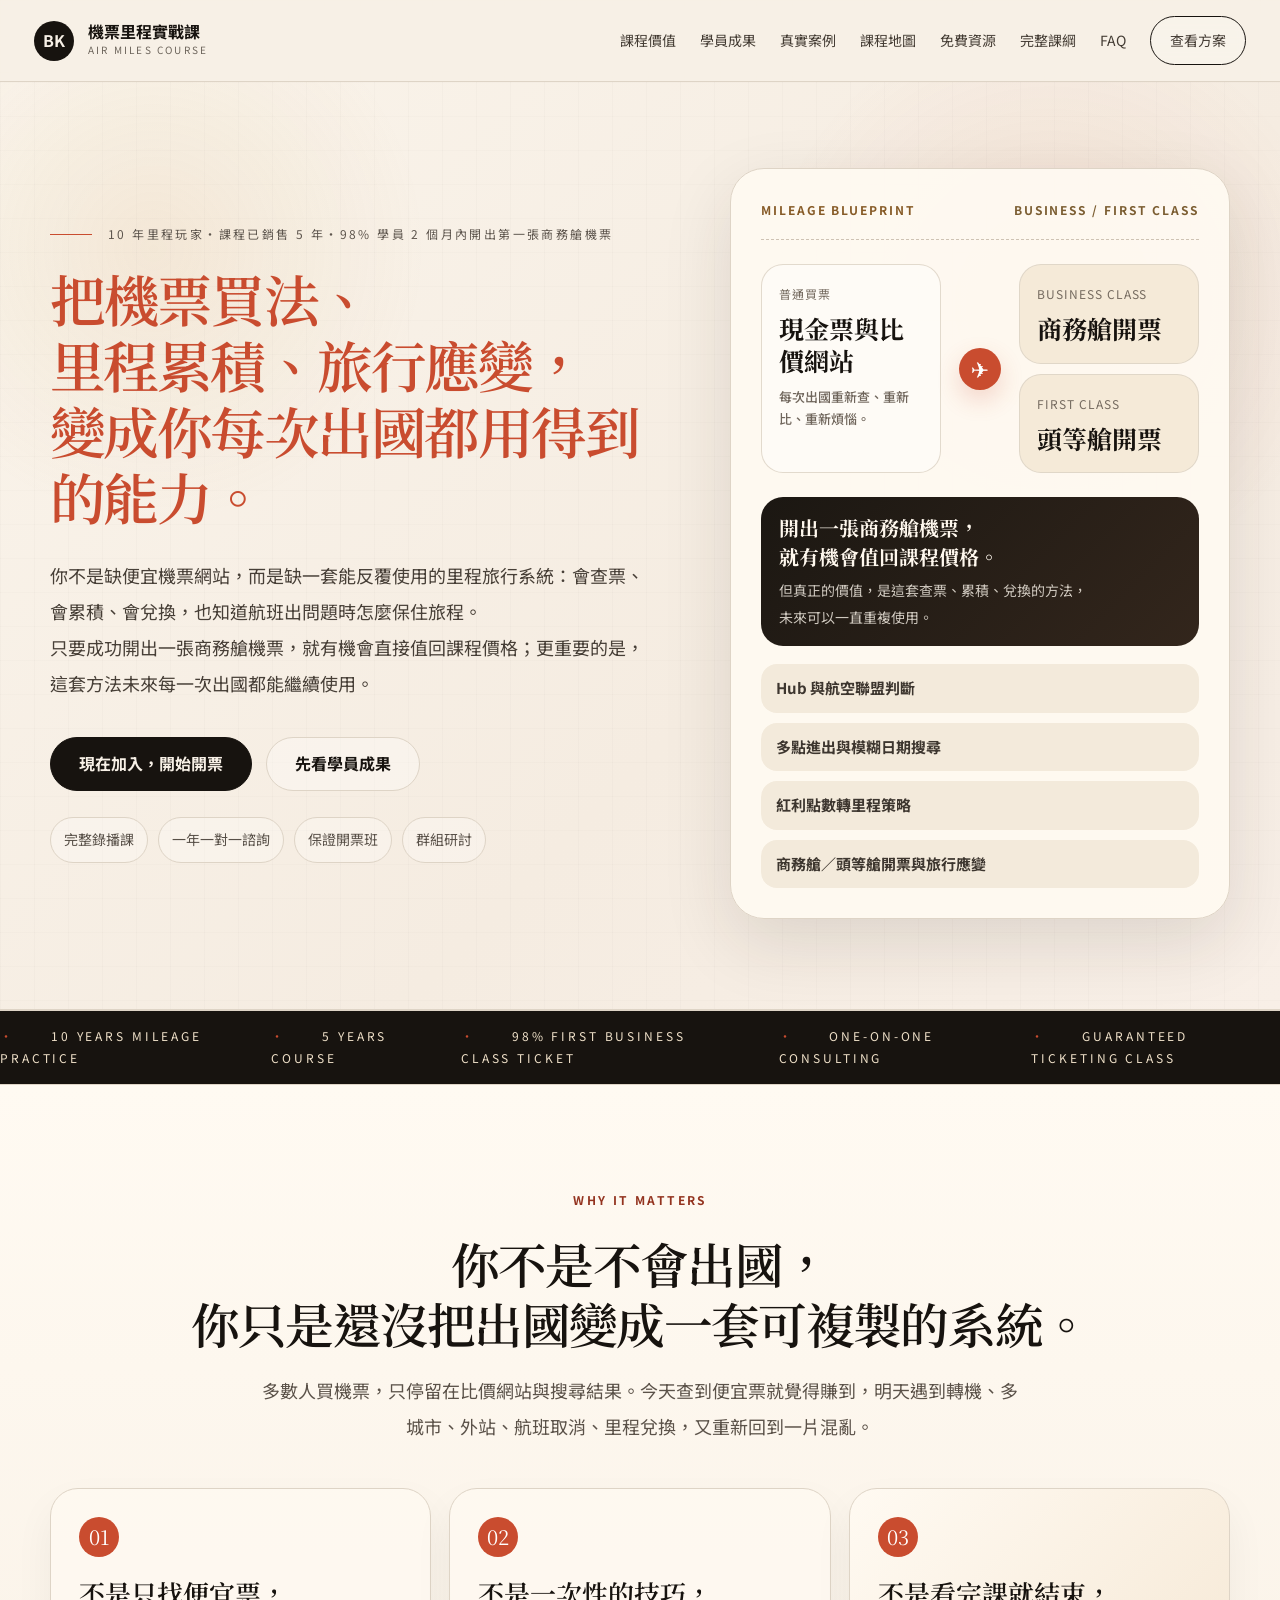
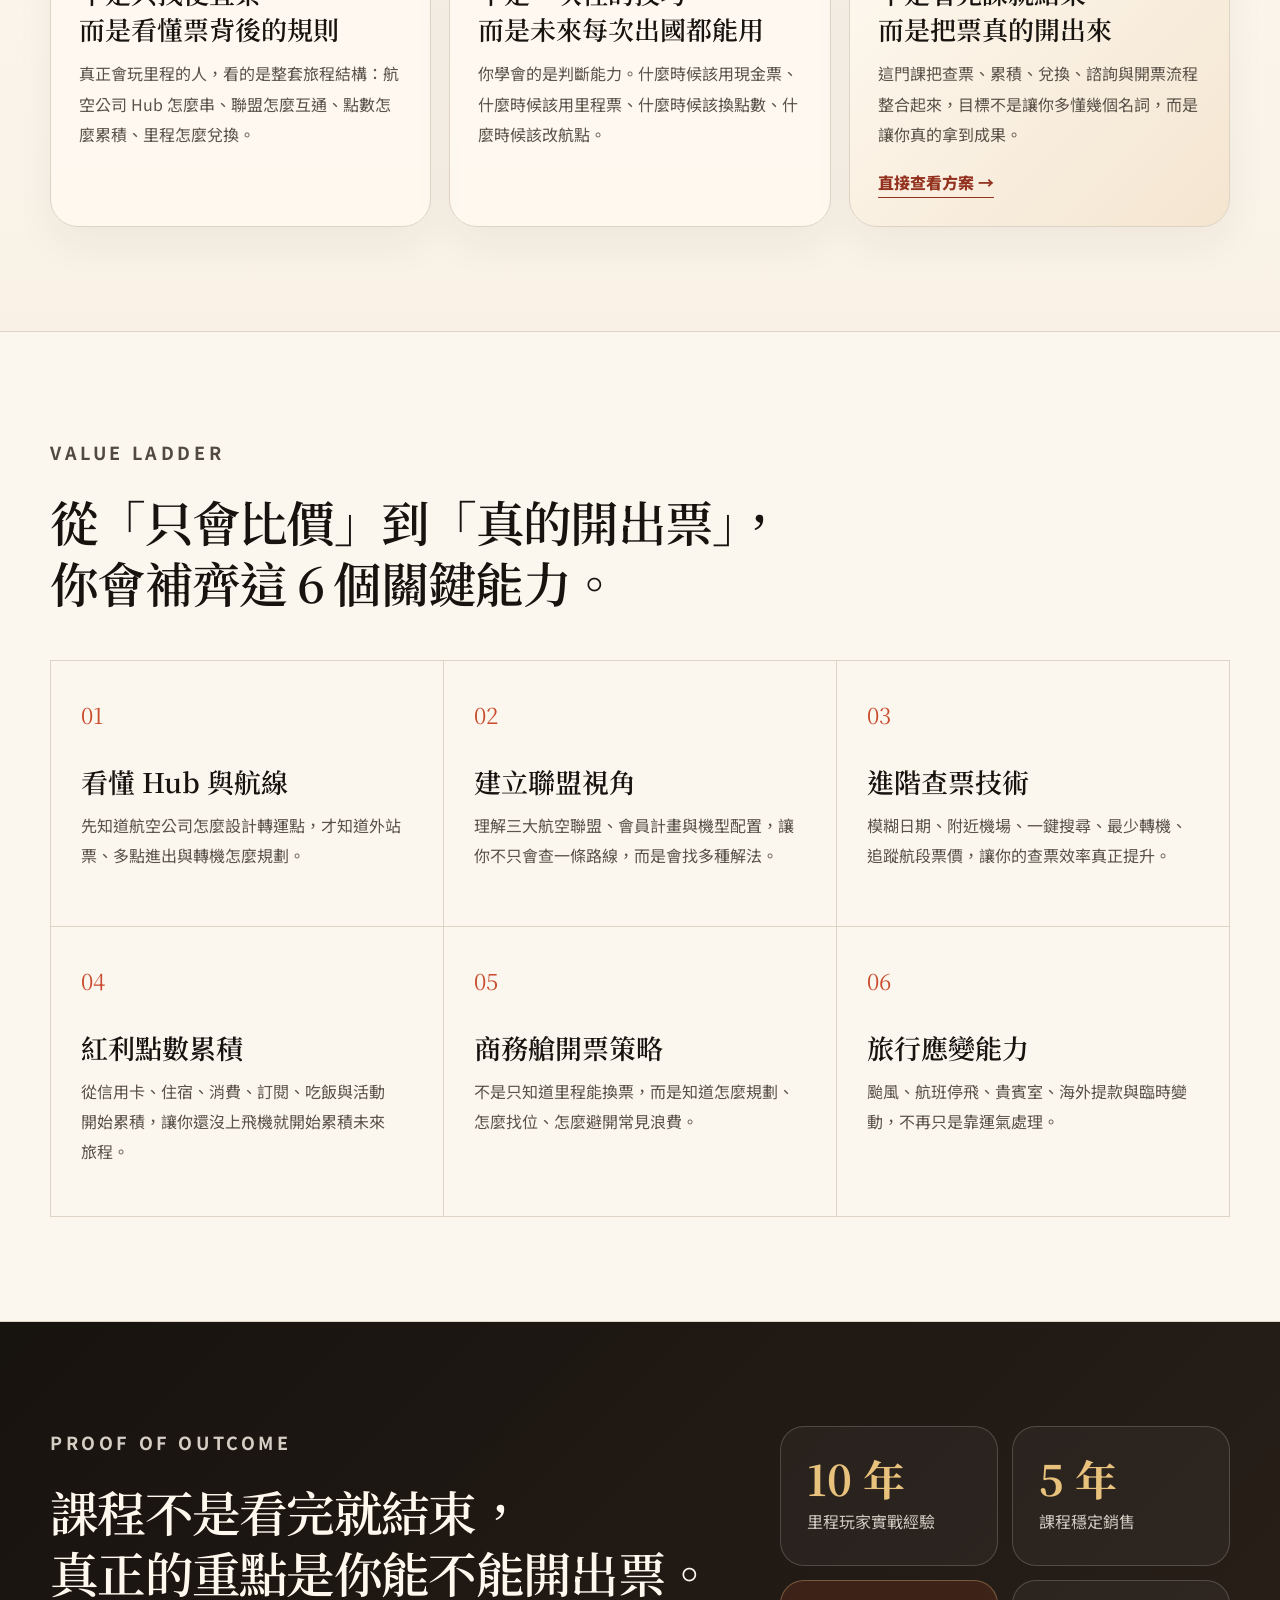
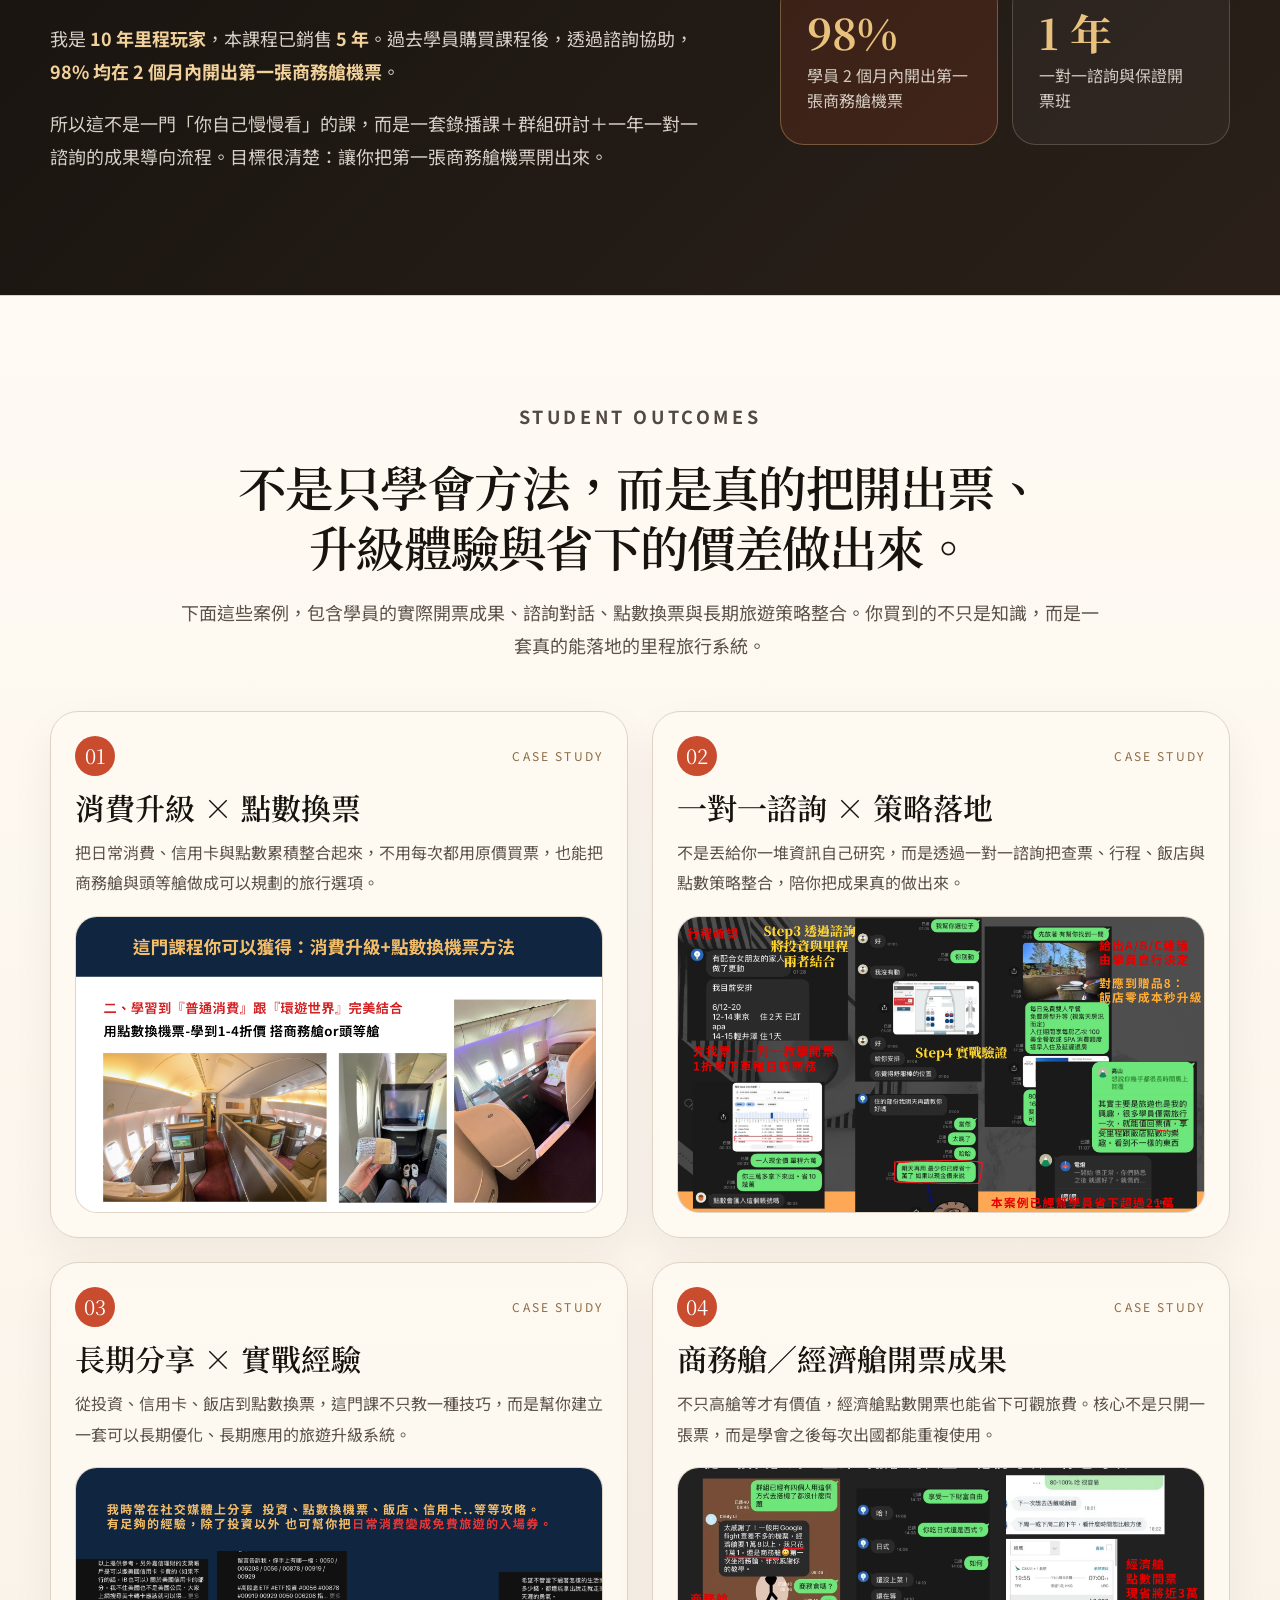
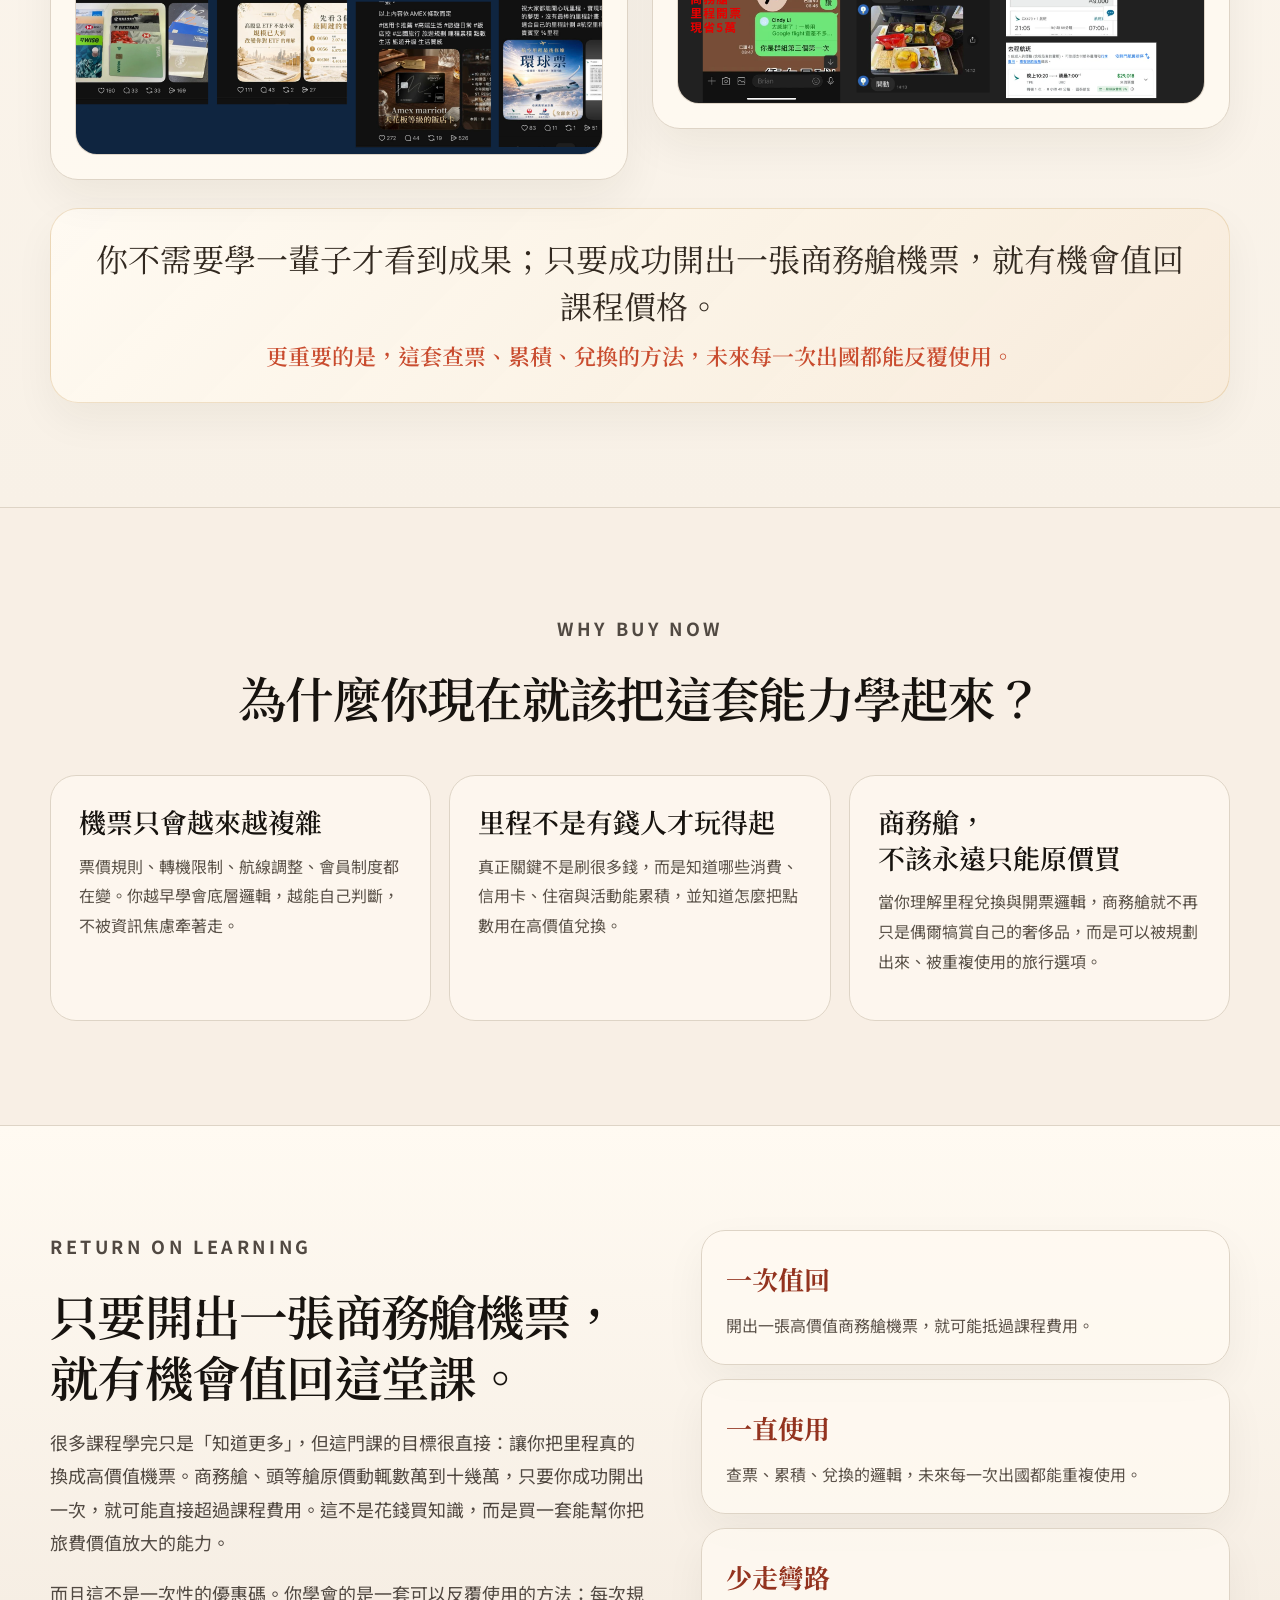
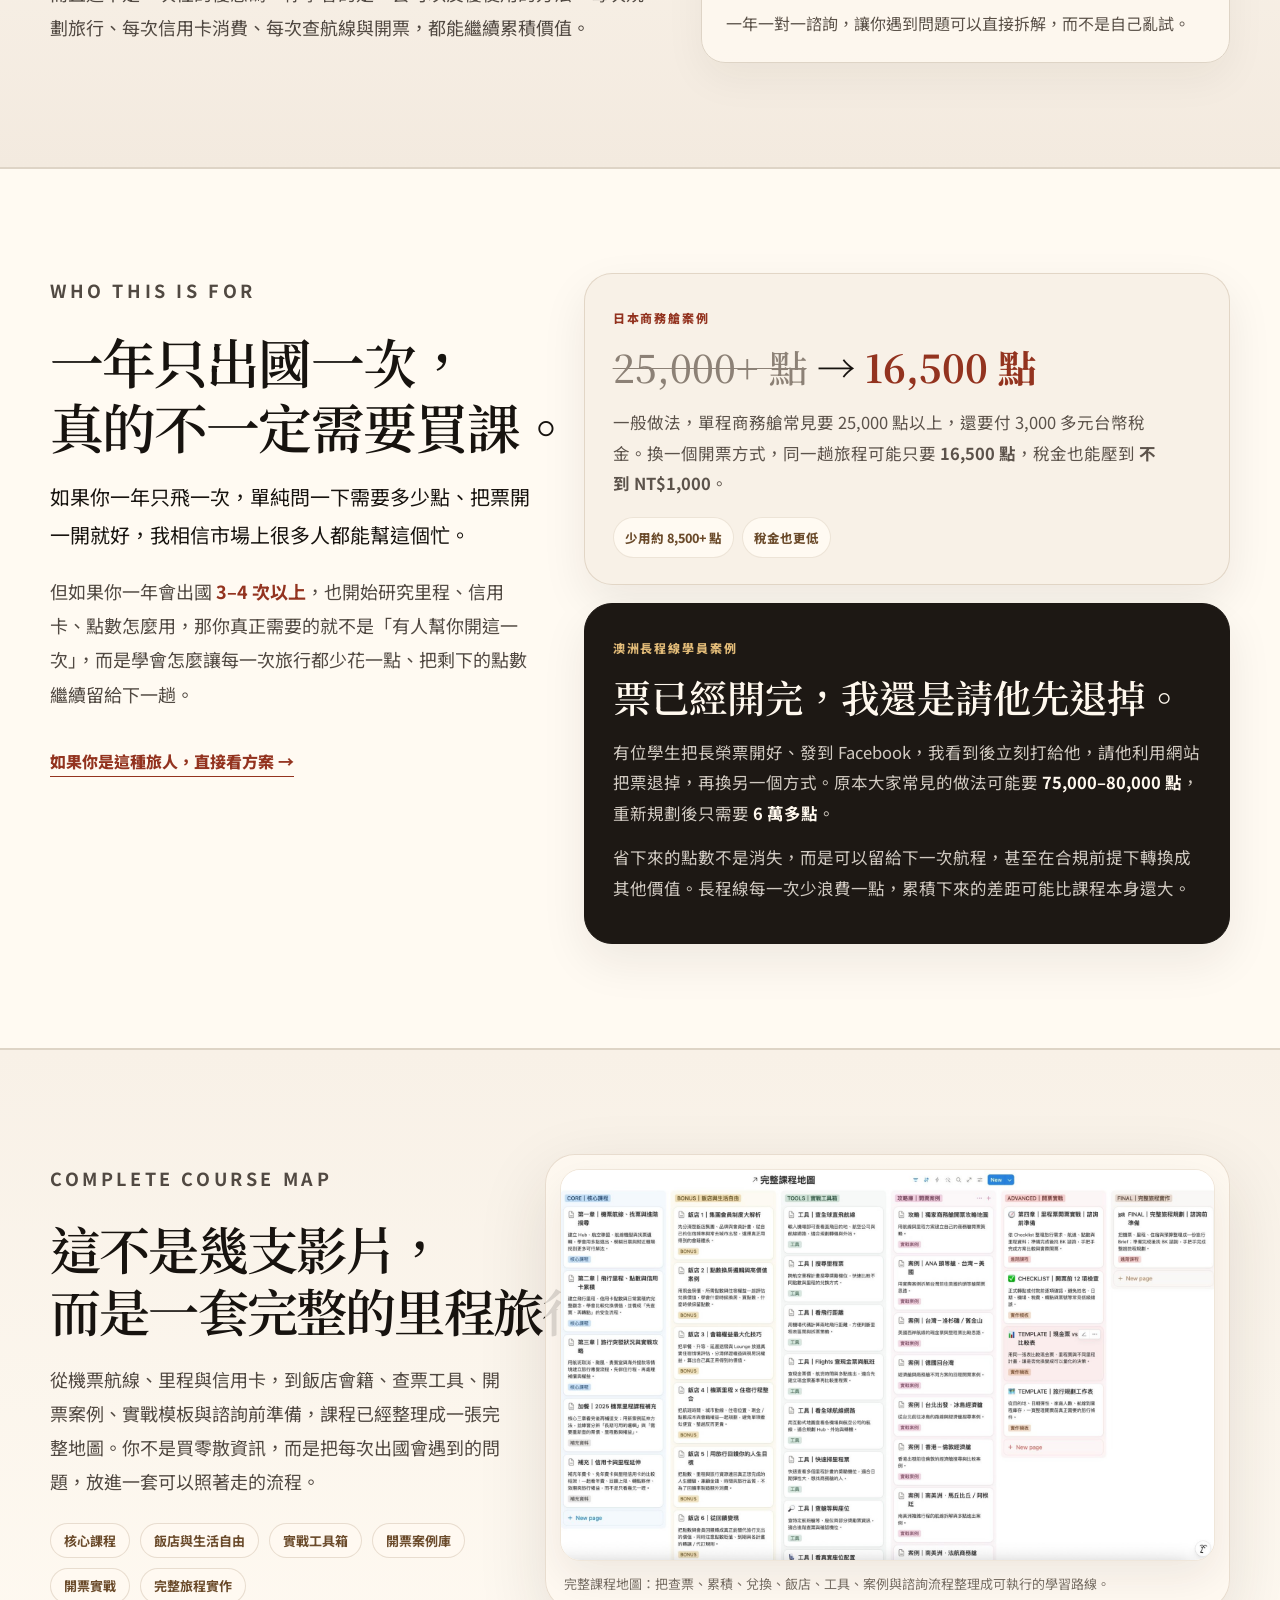
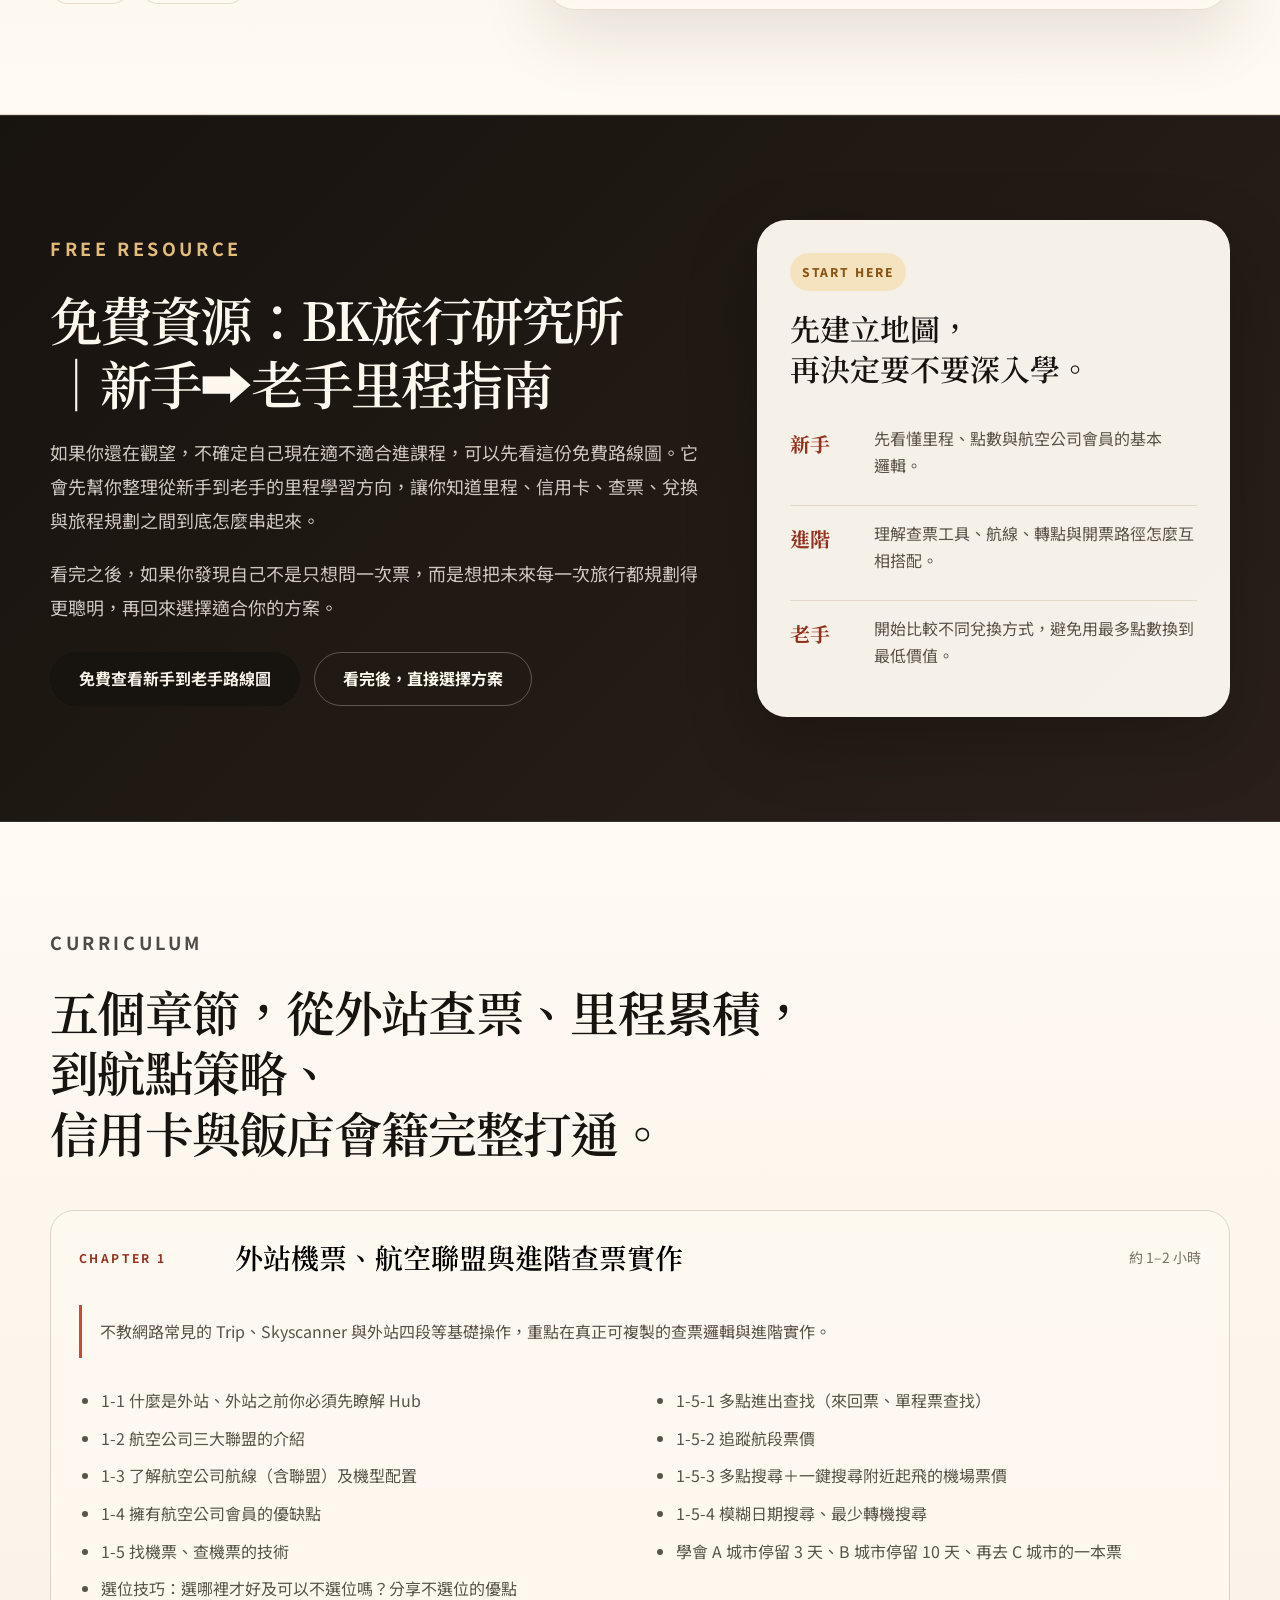
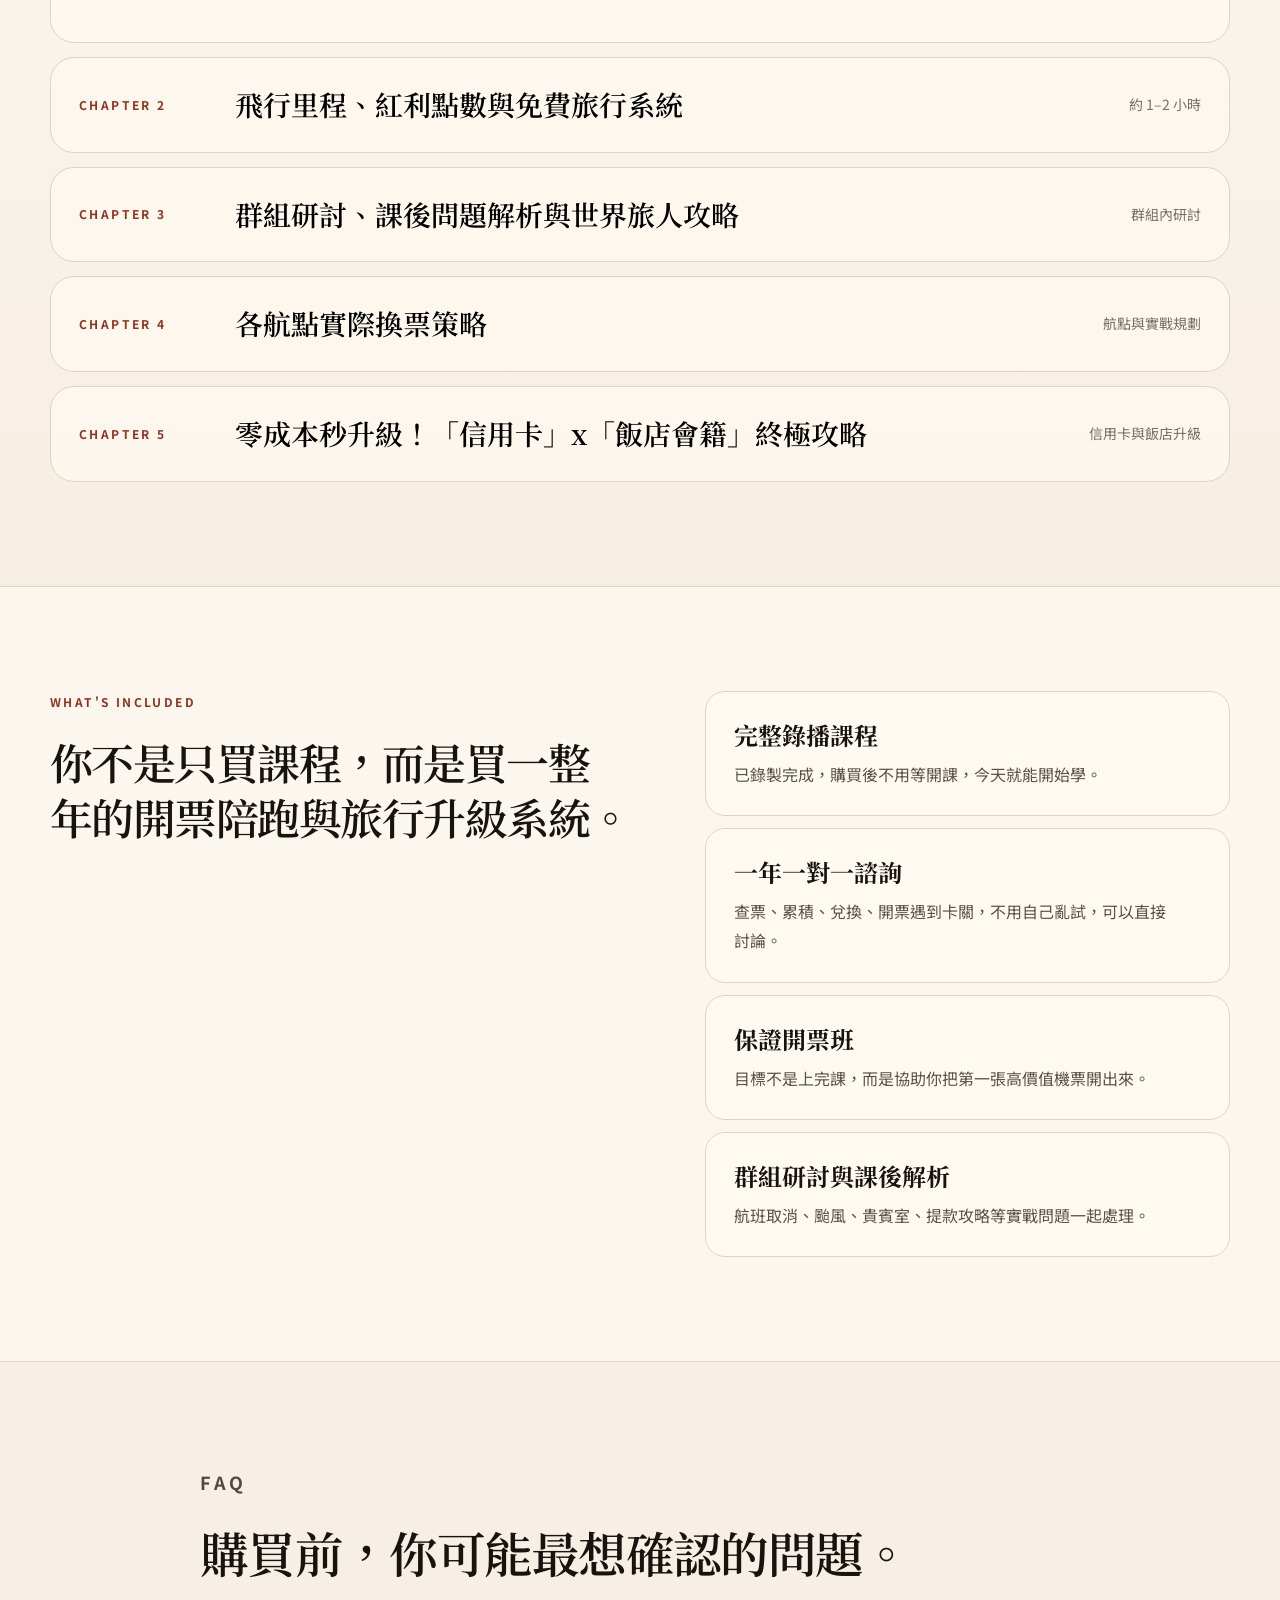
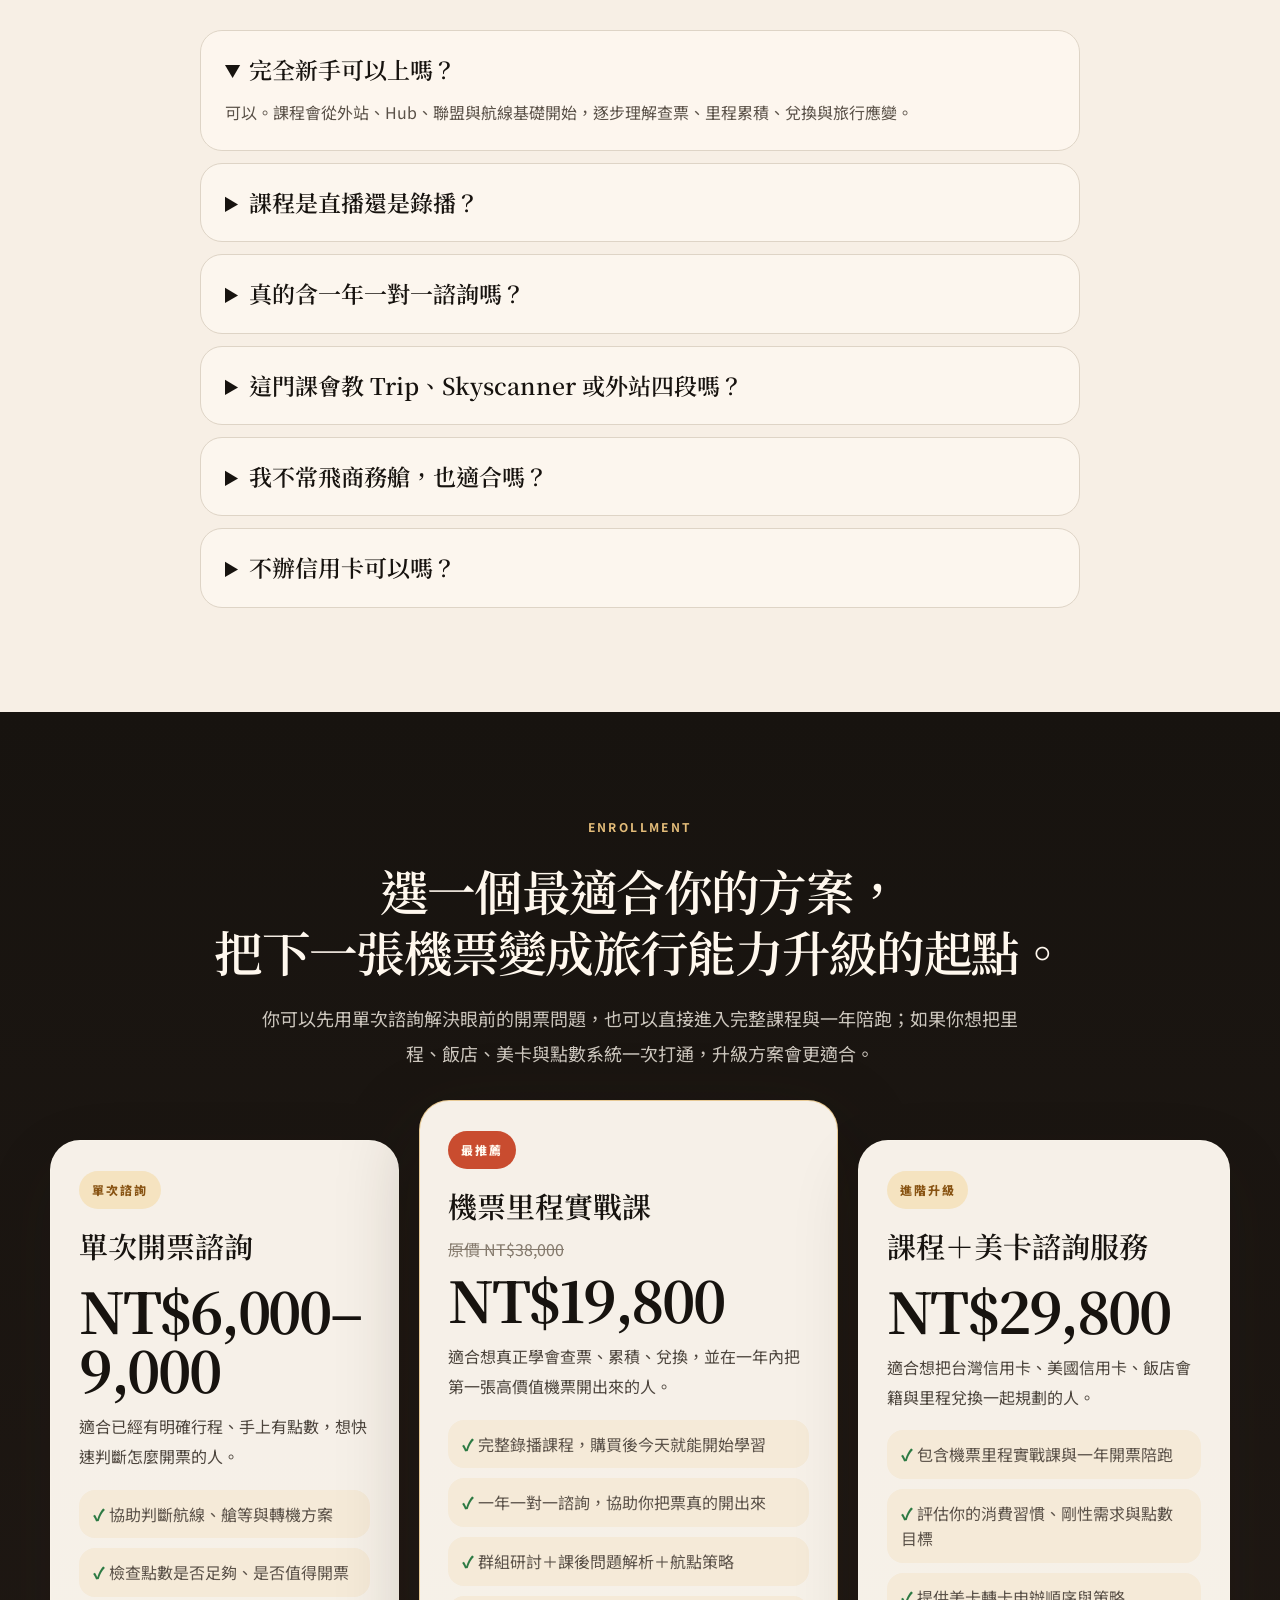
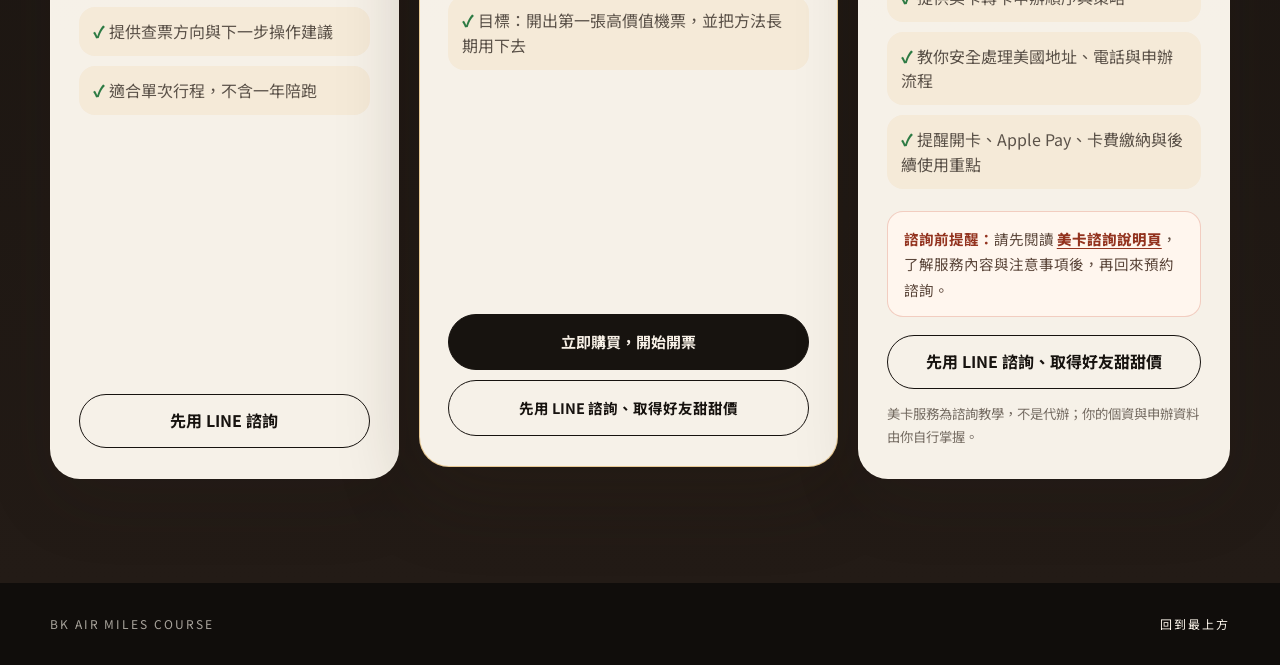
<file: index.before-20260906.html>
<!doctype html>
<html lang="zh-Hant">
<head>
  <meta charset="utf-8">
  <meta name="viewport" content="width=device-width, initial-scale=1">
  <title>機票里程實戰課｜把機票買法、里程累積、旅行應變，變成每次出國都用得到的能力</title>
  <meta name="description" content="10 年里程玩家，課程已銷售 5 年。98% 學員購買課程後，透過諮詢，均在 2 個月內開出第一張商務艙機票。含一年一對一諮詢與保證開票班。">
  <link rel="preconnect" href="https://fonts.googleapis.com">
  <link rel="preconnect" href="https://fonts.gstatic.com" crossorigin>
  <link href="https://fonts.googleapis.com/css2?family=Noto+Serif+TC:wght@400;500;600;700&family=Noto+Sans+TC:wght@300;400;500;700;900&display=swap" rel="stylesheet">
  <link rel="stylesheet" href="styles.css">
</head>
<body>
  <header class="site-header" id="top">
    <a class="brand" href="#top" aria-label="回到首頁">
      <span class="brand-mark">BK</span>
      <span class="brand-copy"><strong>機票里程實戰課</strong><em>AIR MILES COURSE</em></span>
    </a>
    <nav class="nav" aria-label="主要選單">
      <a href="#why">課程價值</a>
      <a href="#proof">學員成果</a><a href="#student-cases">真實案例</a>
      <a href="#course-map">課程地圖</a><a href="#free-resource">免費資源</a><a href="#curriculum">完整課綱</a>
      <a href="#faq">FAQ</a>
      <a class="nav-cta" href="#price">查看方案</a>
    </nav>
    <button class="menu-btn" aria-label="開啟選單" aria-expanded="false">☰</button>
  </header>

  <main>
    <section class="hero">
      <div class="hero-grid-bg"></div>
      <div class="container hero-inner">
        <div class="hero-copy">
          <p class="meta-line"><span></span>10 年里程玩家・課程已銷售 5 年・98% 學員 2 個月內開出第一張商務艙機票</p>
          <h1><span class="h1-line">把<span class="key">機票買法</span>、<span class="hero-break"><br></span><span class="key">里程累積</span>、<span class="key">旅行應變</span>，<span class="hero-break"><br></span>變成你每次出國都用得到的能力。</span></h1>
          <p class="hero-sub">你不是缺便宜機票網站，而是缺一套能反覆使用的里程旅行系統：會查票、會累積、會兌換，也知道航班出問題時怎麼保住旅程。只要成功開出一張商務艙機票，就有機會直接值回課程價格；更重要的是，這套方法未來每一次出國都能繼續使用。</p>
          <div class="hero-actions">
            <a class="btn primary" href="#price">現在加入，開始開票</a>
            <a class="btn secondary" href="#student-cases">先看學員成果</a>
          </div>
          <div class="hero-badges" aria-label="課程特色">
            <span>完整錄播課</span>
            <span>一年一對一諮詢</span>
            <span>保證開票班</span>
            <span>群組研討</span>
          </div>
        </div>

        <aside class="hero-visual" aria-label="里程開票藍圖示意">
          <div class="route-card clean-card">
            <div class="route-head">
              <span>MILEAGE BLUEPRINT</span>
              <em>BUSINESS / FIRST CLASS</em>
            </div>
            <div class="route-path-clean">
              <div class="path-box start">
                <small>普通買票</small>
                <strong>現金票與比價網站</strong>
                <b>每次出國重新查、重新比、重新煩惱。</b>
              </div>
              <div class="path-plane" aria-hidden="true">✈</div>
              <div class="path-goals">
                <div>
                  <small>Business Class</small>
                  <strong>商務艙開票</strong>
                </div>
                <div>
                  <small>First Class</small>
                  <strong>頭等艙開票</strong>
                </div>
              </div>
            </div>
            <div class="roi-note">
              <strong>開出一張商務艙機票，就有機會值回課程價格。</strong>
              <span>但真正的價值，是這套查票、累積、兌換的方法，未來可以一直重複使用。</span>
            </div>
            <ul class="route-list">
              <li>Hub 與航空聯盟判斷</li>
              <li>多點進出與模糊日期搜尋</li>
              <li>紅利點數轉里程策略</li>
              <li>商務艙／頭等艙開票與旅行應變</li>
            </ul>
          </div>
        </aside>
      </div>
    </section>

    <section class="ticker" aria-label="信任指標">
      <div class="ticker-track">
        <span>10 YEARS MILEAGE PRACTICE</span><span>5 YEARS COURSE</span><span>98% FIRST BUSINESS CLASS TICKET</span><span>ONE-ON-ONE CONSULTING</span><span>GUARANTEED TICKETING CLASS</span>
      </div>
    </section>

    <section class="section-pad intro intro-v7" id="why">
      <div class="container intro-layout">
        <div class="intro-heading">
          <p class="eyebrow">WHY IT MATTERS</p>
          <h2>你不是不會出國，你只是還沒把出國變成一套可複製的系統。</h2>
          <p>多數人買機票，只停留在比價網站與搜尋結果。今天查到便宜票就覺得賺到，明天遇到轉機、多城市、外站、航班取消、里程兌換，又重新回到一片混亂。</p>
        </div>
        <div class="intro-proof-grid">
          <article>
            <span>01</span>
            <h3>不是只找便宜票，而是看懂票背後的規則</h3>
            <p>真正會玩里程的人，看的是整套旅程結構：航空公司 Hub 怎麼串、聯盟怎麼互通、點數怎麼累積、里程怎麼兌換。</p>
          </article>
          <article>
            <span>02</span>
            <h3>不是一次性的技巧，而是未來每次出國都能用</h3>
            <p>你學會的是判斷能力。什麼時候該用現金票、什麼時候該用里程票、什麼時候該換點數、什麼時候該改航點。</p>
          </article>
          <article class="intro-cta-card">
            <span>03</span>
            <h3>不是看完課就結束，而是把票真的開出來</h3>
            <p>這門課把查票、累積、兌換、諮詢與開票流程整合起來，目標不是讓你多懂幾個名詞，而是讓你真的拿到成果。</p>
            <a class="text-cta" href="#price">直接查看方案 →</a>
          </article>
        </div>
      </div>
    </section>

    <section class="section-pad minimal-cards">
      <div class="container">
        <div class="section-head">
          <p class="eyebrow">VALUE LADDER</p>
          <h2>從「只會比價」到「真的開出票」，你會補齊這 6 個關鍵能力。</h2>
        </div>
        <div class="value-grid">
          <article><span>01</span><h3>看懂 Hub 與航線</h3><p>先知道航空公司怎麼設計轉運點，才知道外站票、多點進出與轉機怎麼規劃。</p></article>
          <article><span>02</span><h3>建立聯盟視角</h3><p>理解三大航空聯盟、會員計畫與機型配置，讓你不只會查一條路線，而是會找多種解法。</p></article>
          <article><span>03</span><h3>進階查票技術</h3><p>模糊日期、附近機場、一鍵搜尋、最少轉機、追蹤航段票價，讓你的查票效率真正提升。</p></article>
          <article><span>04</span><h3>紅利點數累積</h3><p>從信用卡、住宿、消費、訂閱、吃飯與活動開始累積，讓你還沒上飛機就開始累積未來旅程。</p></article>
          <article><span>05</span><h3>商務艙開票策略</h3><p>不是只知道里程能換票，而是知道怎麼規劃、怎麼找位、怎麼避開常見浪費。</p></article>
          <article><span>06</span><h3>旅行應變能力</h3><p>颱風、航班停飛、貴賓室、海外提款與臨時變動，不再只是靠運氣處理。</p></article>
        </div>
      </div>
    </section>

    <section class="section-pad proof" id="proof">
      <div class="container proof-layout">
        <div class="proof-copy">
          <p class="eyebrow light">PROOF OF OUTCOME</p>
          <h2>課程不是看完就結束，真正的重點是你能不能開出票。</h2>
          <p>我是 <strong>10 年里程玩家</strong>，本課程已銷售 <strong>5 年</strong>。過去學員購買課程後，透過諮詢協助，<strong>98% 均在 2 個月內開出第一張商務艙機票</strong>。</p>
          <p>所以這不是一門「你自己慢慢看」的課，而是一套錄播課＋群組研討＋一年一對一諮詢的成果導向流程。目標很清楚：讓你把第一張商務艙機票開出來。</p>
        </div>
        <div class="proof-panel">
          <div><strong>10 年</strong><span>里程玩家實戰經驗</span></div>
          <div><strong>5 年</strong><span>課程穩定銷售</span></div>
          <div class="highlight"><strong>98%</strong><span>學員 2 個月內開出第一張商務艙機票</span></div>
          <div><strong>1 年</strong><span>一對一諮詢與保證開票班</span></div>
        </div>
      </div>
    </section>

    <section class="section-pad student-cases" id="student-cases">
      <div class="container">
        <div class="section-head center case-head">
          <p class="eyebrow">STUDENT OUTCOMES</p>
          <h2>不是只學會方法，<span class="desktop-break"><br></span>而是真的把開出票、升級體驗與省下的價差做出來。</h2>
          <p>下面這些案例，包含學員的實際開票成果、諮詢對話、點數換票與長期旅遊策略整合。你買到的不只是知識，而是一套真的能落地的里程旅行系統。</p>
        </div>

        <div class="cases-grid">
          <article class="case-card">
            <div class="case-label"><span>01</span><em>CASE STUDY</em></div>
            <h3>消費升級 × 點數換票</h3>
            <p>把日常消費、信用卡與點數累積整合起來，不用每次都用原價買票，也能把商務艙與頭等艙做成可以規劃的旅行選項。</p>
            <figure class="case-image">
              <img src="assets/case-01.png" alt="學員案例：用點數換票與商務艙、頭等艙搭乘成果截圖">
            </figure>
          </article>

          <article class="case-card">
            <div class="case-label"><span>02</span><em>CASE STUDY</em></div>
            <h3>一對一諮詢 × 策略落地</h3>
            <p>不是丟給你一堆資訊自己研究，而是透過一對一諮詢把查票、行程、飯店與點數策略整合，陪你把成果真的做出來。</p>
            <figure class="case-image">
              <img src="assets/case-02.png" alt="學員案例：一對一諮詢對話與實際規劃成果截圖">
            </figure>
          </article>

          <article class="case-card">
            <div class="case-label"><span>03</span><em>CASE STUDY</em></div>
            <h3>長期分享 × 實戰經驗</h3>
            <p>從投資、信用卡、飯店到點數換票，這門課不只教一種技巧，而是幫你建立一套可以長期優化、長期應用的旅遊升級系統。</p>
            <figure class="case-image">
              <img src="assets/case-03.png" alt="學員案例：社群分享與點數、飯店、信用卡整合成果截圖">
            </figure>
          </article>

          <article class="case-card">
            <div class="case-label"><span>04</span><em>CASE STUDY</em></div>
            <h3>商務艙／經濟艙開票成果</h3>
            <p>不只高艙等才有價值，經濟艙點數開票也能省下可觀旅費。核心不是只開一張票，而是學會之後每次出國都能重複使用。</p>
            <figure class="case-image">
              <img src="assets/case-04.png" alt="學員案例：商務艙與經濟艙開票、對話與比價成果截圖">
            </figure>
          </article>
        </div>

        <div class="cases-summary">
          <p>你不需要學一輩子才看到成果；只要成功開出一張商務艙機票，就有機會值回課程價格。</p>
          <strong>更重要的是，這套查票、累積、兌換的方法，未來每一次出國都能反覆使用。</strong>
        </div>
      </div>
    </section>

    <section class="section-pad sales-reasons">
      <div class="container">
        <div class="section-head center">
          <p class="eyebrow">WHY BUY NOW</p>
          <h2>為什麼你現在就該把這套能力學起來？</h2>
        </div>
        <div class="reason-grid">
          <article><h3>機票只會越來越複雜</h3><p>票價規則、轉機限制、航線調整、會員制度都在變。你越早學會底層邏輯，越能自己判斷，不被資訊焦慮牽著走。</p></article>
          <article><h3>里程不是有錢人才玩得起</h3><p>真正關鍵不是刷很多錢，而是知道哪些消費、信用卡、住宿與活動能累積，並知道怎麼把點數用在高價值兌換。</p></article>
          <article><h3>商務艙，不該永遠只能原價買</h3><p>當你理解里程兌換與開票邏輯，商務艙就不再只是偶爾犒賞自己的奢侈品，而是可以被規劃出來、被重複使用的旅行選項。</p></article>
        </div>
      </div>
    </section>

    <section class="section-pad roi-section">
      <div class="container roi-grid">
        <div class="roi-main">
          <p class="eyebrow">RETURN ON LEARNING</p>
          <h2>只要開出一張商務艙機票，就有機會值回這堂課。</h2>
          <p>很多課程學完只是「知道更多」，但這門課的目標很直接：讓你把里程真的換成高價值機票。商務艙、頭等艙原價動輒數萬到十幾萬，只要你成功開出一次，就可能直接超過課程費用。這不是花錢買知識，而是買一套能幫你把旅費價值放大的能力。</p>
          <p>而且這不是一次性的優惠碼。你學會的是一套可以反覆使用的方法：每次規劃旅行、每次信用卡消費、每次查航線與開票，都能繼續累積價值。</p>
        </div>
        <div class="roi-points">
          <article><strong>一次值回</strong><span>開出一張高價值商務艙機票，就可能抵過課程費用。</span></article>
          <article><strong>一直使用</strong><span>查票、累積、兌換的邏輯，未來每一次出國都能重複使用。</span></article>
          <article><strong>少走彎路</strong><span>一年一對一諮詢，讓你遇到問題可以直接拆解，而不是自己亂試。</span></article>
        </div>
      </div>
    </section>

    <section class="section-pad frequency-fit" id="who-needs-this">
      <div class="container frequency-fit-wrap">
        <div class="frequency-fit-copy">
          <p class="eyebrow">WHO THIS IS FOR</p>
          <h2>一年只出國一次，真的不一定需要買課。</h2>
          <p class="lead">如果你一年只飛一次，單純問一下需要多少點、把票開一開就好，我相信市場上很多人都能幫這個忙。</p>
          <p>但如果你一年會出國 <strong>3–4 次以上</strong>，也開始研究里程、信用卡、點數怎麼用，那你真正需要的就不是「有人幫你開這一次」，而是學會怎麼讓每一次旅行都少花一點、把剩下的點數繼續留給下一趟。</p>
          <a class="text-cta" href="#price">如果你是這種旅人，直接看方案 →</a>
        </div>
        <div class="frequency-examples">
          <article class="saving-card">
            <span class="saving-kicker">日本商務艙案例</span>
            <h3><del>25,000+ 點</del> → <strong>16,500 點</strong></h3>
            <p>一般做法，單程商務艙常見要 25,000 點以上，還要付 3,000 多元台幣稅金。換一個開票方式，同一趟旅程可能只要 <strong>16,500 點</strong>，稅金也能壓到 <strong>不到 NT$1,000</strong>。</p>
            <div class="saving-meta"><span>少用約 8,500+ 點</span><span>稅金也更低</span></div>
          </article>
          <article class="saving-card featured-saving">
            <span class="saving-kicker">澳洲長程線學員案例</span>
            <h3>票已經開完，我還是請他先退掉。</h3>
            <p>有位學生把長榮票開好、發到 Facebook，我看到後立刻打給他，請他利用網站把票退掉，再換另一個方式。原本大家常見的做法可能要 <strong>75,000–80,000 點</strong>，重新規劃後只需要 <strong>6 萬多點</strong>。</p>
            <p>省下來的點數不是消失，而是可以留給下一次航程，甚至在合規前提下轉換成其他價值。長程線每一次少浪費一點，累積下來的差距可能比課程本身還大。</p>
          </article>
        </div>
      </div>
    </section>

    <section class="section-pad course-map-section" id="course-map">
      <div class="container course-map-wrap">
        <div class="course-map-copy">
          <p class="eyebrow">COMPLETE COURSE MAP</p>
          <h2>這不是幾支影片，<span class="desktop-break"><br></span>而是一套完整的里程旅行操作系統。</h2>
          <p>從機票航線、里程與信用卡，到飯店會籍、查票工具、開票案例、實戰模板與諮詢前準備，課程已經整理成一張完整地圖。你不是買零散資訊，而是把每次出國會遇到的問題，放進一套可以照著走的流程。</p>
          <div class="map-proof-points">
            <span>核心課程</span>
            <span>飯店與生活自由</span>
            <span>實戰工具箱</span>
            <span>開票案例庫</span>
            <span>開票實戰</span>
            <span>完整旅程實作</span>
          </div>
        </div>
        <figure class="course-map-visual">
          <img src="assets/course-map.jpg" alt="機票里程實戰課完整課程地圖，包含核心課程、飯店與生活自由、實戰工具箱、開票案例、進階開票實戰與完整旅程實作">
          <figcaption>完整課程地圖：把查票、累積、兌換、飯店、工具、案例與諮詢流程整理成可執行的學習路線。</figcaption>
        </figure>
      </div>
    </section>


    <section class="section-pad free-resource" id="free-resource">
      <div class="container free-resource-wrap">
        <div class="free-resource-copy">
          <p class="eyebrow">FREE RESOURCE</p>
          <h2>免費資源：<span class="desktop-break"><br></span>BK旅行研究所｜新手⮕老手里程指南</h2>
          <p>如果你還在觀望，不確定自己現在適不適合進課程，可以先看這份免費路線圖。它會先幫你整理從新手到老手的里程學習方向，讓你知道里程、信用卡、查票、兌換與旅程規劃之間到底怎麼串起來。</p>
          <p>看完之後，如果你發現自己不是只想問一次票，而是想把未來每一次旅行都規劃得更聰明，再回來選擇適合你的方案。</p>
          <div class="free-resource-actions">
            <a class="btn primary" href="https://brianyeh.notion.site/BK-3c77a5ef3fe180758312d69c197f0e9e?source=copy_link" target="_blank" rel="noopener">免費查看新手到老手路線圖</a>
            <a class="btn secondary" href="#price">看完後，直接選擇方案</a>
          </div>
        </div>
        <div class="free-resource-card" aria-label="免費資源內容重點">
          <span class="resource-label">START HERE</span>
          <h3>先建立地圖，再決定要不要深入學。</h3>
          <ul>
            <li><strong>新手</strong><span>先看懂里程、點數與航空公司會員的基本邏輯。</span></li>
            <li><strong>進階</strong><span>理解查票工具、航線、轉點與開票路徑怎麼互相搭配。</span></li>
            <li><strong>老手</strong><span>開始比較不同兌換方式，避免用最多點數換到最低價值。</span></li>
          </ul>
        </div>
      </div>
    </section>

    <section class="section-pad curriculum" id="curriculum">
      <div class="container">
        <div class="section-head">
          <p class="eyebrow">CURRICULUM</p>
          <h2>五個章節，從外站查票、里程累積，<span class="desktop-break"><br></span>到航點策略、信用卡與飯店會籍完整打通。</h2>
        </div>
        <div class="curriculum-list">
          <article class="module open">
            <button class="module-title" aria-expanded="true"><span>Chapter 1</span><strong>外站機票、航空聯盟與進階查票實作</strong><em>約 1–2 小時</em></button>
            <div class="module-content">
              <p class="module-note">不教網路常見的 Trip、Skyscanner 與外站四段等基礎操作，重點在真正可複製的查票邏輯與進階實作。</p>
              <div class="lesson-grid">
                <ul>
                  <li>1-1 什麼是外站、外站之前你必須先瞭解 Hub</li>
                  <li>1-2 航空公司三大聯盟的介紹</li>
                  <li>1-3 了解航空公司航線（含聯盟）及機型配置</li>
                  <li>1-4 擁有航空公司會員的優缺點</li>
                  <li>1-5 找機票、查機票的技術</li>
                  <li>選位技巧：選哪裡才好及可以不選位嗎？分享不選位的優點</li>
                </ul>
                <ul>
                  <li>1-5-1 多點進出查找（來回票、單程票查找）</li>
                  <li>1-5-2 追蹤航段票價</li>
                  <li>1-5-3 多點搜尋＋一鍵搜尋附近起飛的機場票價</li>
                  <li>1-5-4 模糊日期搜尋、最少轉機搜尋</li>
                  <li>學會 A 城市停留 3 天、B 城市停留 10 天、再去 C 城市的一本票</li>
                </ul>
              </div>
            </div>
          </article>
          <article class="module">
            <button class="module-title" aria-expanded="false"><span>Chapter 2</span><strong>飛行里程、紅利點數與免費旅行系統</strong><em>約 1–2 小時</em></button>
            <div class="module-content">
              <div class="lesson-grid">
                <ul>
                  <li>2-1 什麼是飛行里程數？如何累積？</li>
                  <li>2-2 如何靠紅利點數（里程數）換機票省下旅行費用</li>
                  <li>2-3 如何在還沒上飛機就開始取得里程、並免費旅行</li>
                  <li>2-4 免年費的信用卡推薦（台灣三張、美卡兩張）</li>
                </ul>
                <ul>
                  <li>2-5 訂雜誌、訂住宿、信用卡消費、買東西、吃飯等都能累積或加速累積里程</li>
                  <li>如果用不到，里程也可以轉換成價值，只是你不知道而已</li>
                  <li>建立自己的里程累積與兌換節奏</li>
                </ul>
              </div>
            </div>
          </article>
          <article class="module">
            <button class="module-title" aria-expanded="false"><span>Chapter 3</span><strong>群組研討、課後問題解析與世界旅人攻略</strong><em>群組內研討</em></button>
            <div class="module-content">
              <p class="module-note">此部分會在群組內研討，並約一個大家可以的時間來討論。</p>
              <div class="lesson-grid">
                <ul>
                  <li>3-0 線上課程課後問題解析</li>
                  <li>3-1 飛機忽然不飛了，怎麼不靠旅平險繼續行程？</li>
                  <li>3-2 颱風來襲，知道航班可能將要取消，該如何應對</li>
                </ul>
                <ul>
                  <li>3-4 信用卡貴賓室攻略（JCB、龍騰、信用卡、PP 卡）</li>
                  <li>3-5 世界旅人提款攻略 HSBC + Wise</li>
                  <li>討論、群組教學、課後研討</li>
                </ul>
              </div>
            </div>
          </article>
          <article class="module">
            <button class="module-title" aria-expanded="false"><span>Chapter 4</span><strong>各航點實際換票策略</strong><em>航點與實戰規劃</em></button>
            <div class="module-content">
              <p class="module-note">把「遙遠的退休計畫」變成「可立即規劃第二人生」：從信用卡策略、買點數、換機票到航點規劃，建立可以現在就開始執行的旅遊升級路線。</p>
              <div class="lesson-grid">
                <ul>
                  <li>熱門航點的實際換票路徑拆解</li>
                  <li>亞洲、歐洲、美洲與長線航點的開票邏輯</li>
                  <li>什麼時候適合買點數？什麼時候不該買？</li>
                  <li>信用卡點數如何配合不同航空計畫使用</li>
                </ul>
                <ul>
                  <li>商務艙與頭等艙的高價值兌換判斷</li>
                  <li>如何把年度旅遊、家庭旅行與人生規劃一起安排</li>
                  <li>點數不足時的補點、轉點與替代方案</li>
                  <li>從一張票開始，建立長期旅行自由度</li>
                </ul>
              </div>
            </div>
          </article>
          <article class="module">
            <button class="module-title" aria-expanded="false"><span>Chapter 5</span><strong>零成本秒升級！「信用卡」x「飯店會籍」終極攻略</strong><em>信用卡與飯店升級</em></button>
            <div class="module-content">
              <p class="module-note">真正的旅行升級，不只發生在飛機上。這一章會把信用卡、飯店會籍、早餐、升等、延遲退房與海外支付一起整合，讓你的每一次出國體驗全面升級。</p>
              <div class="lesson-grid">
                <ul>
                  <li>信用卡權益如何轉成免費早餐、房型升等與貴賓室</li>
                  <li>飯店會籍與聯名卡的使用策略</li>
                  <li>如何用低成本取得更好的住宿體驗</li>
                  <li>JCB、龍騰、信用卡、PP 卡貴賓室攻略</li>
                </ul>
                <ul>
                  <li>飯店升等、延遲退房、迎賓禮與餐飲額度怎麼用</li>
                  <li>HSBC + Wise 世界旅人提款與海外支付攻略</li>
                  <li>信用卡年費、權益與回饋該如何評估</li>
                  <li>把機票、飯店、信用卡與點數整合成完整旅行系統</li>
                </ul>
              </div>
            </div>
          </article>
        </div>
      </div>
    </section>

    <section class="section-pad offer-stack">
      <div class="container two-col">
        <div>
          <p class="eyebrow">WHAT'S INCLUDED</p>
          <h2>你不是只買課程，而是買一整年的開票陪跑與旅行升級系統。</h2>
        </div>
        <div class="include-list">
          <div><strong>完整錄播課程</strong><span>已錄製完成，購買後不用等開課，今天就能開始學。</span></div>
          <div><strong>一年一對一諮詢</strong><span>查票、累積、兌換、開票遇到卡關，不用自己亂試，可以直接討論。</span></div>
          <div><strong>保證開票班</strong><span>目標不是上完課，而是協助你把第一張高價值機票開出來。</span></div>
          <div><strong>群組研討與課後解析</strong><span>航班取消、颱風、貴賓室、提款攻略等實戰問題一起處理。</span></div>
        </div>
      </div>
    </section>

    <section class="section-pad faq" id="faq">
      <div class="container narrow">
        <div class="section-head">
          <p class="eyebrow">FAQ</p>
          <h2>購買前，<span class="desktop-break"><br></span>你可能最想確認的問題。</h2>
        </div>
        <div class="faq-list">
          <details open><summary>完全新手可以上嗎？</summary><p>可以。課程會從外站、Hub、聯盟與航線基礎開始，逐步理解查票、里程累積、兌換與旅行應變。</p></details>
          <details><summary>課程是直播還是錄播？</summary><p>課程已錄製完成，購買後可以直接開始學習；另外還有群組研討與一年一對一諮詢。</p></details>
          <details><summary>真的含一年一對一諮詢嗎？</summary><p>是，方案包含一年一對一諮詢與保證開票班，協助你在實際規劃與開票過程中少走彎路。</p></details>
          <details><summary>這門課會教 Trip、Skyscanner 或外站四段嗎？</summary><p>不以這些基礎內容為主。課程重點放在 Hub、聯盟、航線、進階查票與可延伸的規劃邏輯。</p></details>
          <details><summary>我不常飛商務艙，也適合嗎？</summary><p>適合。即使你先從經濟艙與一般出國開始，這套機票與里程邏輯也會幫助你省下旅費、提高彈性，未來再逐步升級。</p></details>
          <details><summary>不辦信用卡可以嗎？</summary><p>可以。課程裡面會教你購買點數的方法，不一定要靠辦信用卡累積里程；信用卡只是其中一種加速工具，不是唯一方式。</p></details>
        </div>
      </div>
    </section>

    <section class="section-pad price" id="price">
      <div class="container price-header">
        <p class="eyebrow">ENROLLMENT</p>
        <h2>選一個最適合你的方案，把下一張機票變成旅行能力升級的起點。</h2>
        <p>你可以先用單次諮詢解決眼前的開票問題，也可以直接進入完整課程與一年陪跑；如果你想把里程、飯店、美卡與點數系統一次打通，升級方案會更適合。</p>
      </div>

      <div class="container plan-grid">
        <article class="plan-card plan-single">
          <span class="plan-tag">單次諮詢</span>
          <h3>單次開票諮詢</h3>
          <p class="plan-price">NT$6,000–9,000</p>
          <p class="plan-note">適合已經有明確行程、手上有點數，想快速判斷怎麼開票的人。</p>
          <ul>
            <li>協助判斷航線、艙等與轉機方案</li>
            <li>檢查點數是否足夠、是否值得開票</li>
            <li>提供查票方向與下一步操作建議</li>
            <li>適合單次行程，不含一年陪跑</li>
          </ul>
          <a class="btn consult wide" href="https://lin.ee/6ARhmIQa" target="_blank" rel="noopener">先用 LINE 諮詢</a>
        </article>

        <article class="plan-card plan-main featured-plan">
          <span class="plan-tag hot">最推薦</span>
          <h3>機票里程實戰課</h3>
          <p class="old-price">原價 NT$38,000</p>
          <p class="plan-price">NT$19,800</p>
          <p class="plan-note">適合想真正學會查票、累積、兌換，並在一年內把第一張高價值機票開出來的人。</p>
          <ul>
            <li>完整錄播課程，購買後今天就能開始學習</li>
            <li>一年一對一諮詢，協助你把票真的開出來</li>
            <li>群組研討＋課後問題解析＋航點策略</li>
            <li>目標：開出第一張高價值機票，並把方法長期用下去</li>
          </ul>
          <div class="price-actions"><a class="btn primary" href="https://line.me/R/ti/p/@tpq5223k" target="_blank" rel="noopener">立即購買，開始開票</a><a class="btn consult" href="https://lin.ee/6ARhmIQa" target="_blank" rel="noopener">先用 LINE 諮詢、取得好友甜甜價</a></div>
        </article>

        <article class="plan-card plan-premium">
          <span class="plan-tag">進階升級</span>
          <h3>課程＋美卡諮詢服務</h3>
          <p class="plan-price">NT$29,800</p>
          <p class="plan-note">適合想把台灣信用卡、美國信用卡、飯店會籍與里程兌換一起規劃的人。</p>
          <ul>
            <li>包含機票里程實戰課與一年開票陪跑</li>
            <li>評估你的消費習慣、剛性需求與點數目標</li>
            <li>提供美卡轉卡申辦順序與策略</li>
            <li>教你安全處理美國地址、電話與申辦流程</li>
            <li>提醒開卡、Apple Pay、卡費繳納與後續使用重點</li>
          </ul>
          <div class="amex-reminder">
            <strong>諮詢前提醒：</strong>請先閱讀
            <a href="https://www.briankill.com/payamex/" target="_blank" rel="noopener">美卡諮詢說明頁</a>，
            了解服務內容與注意事項後，再回來預約諮詢。
          </div>
          <a class="btn consult wide" href="https://lin.ee/6ARhmIQa" target="_blank" rel="noopener">先用 LINE 諮詢、取得好友甜甜價</a>
          <small>美卡服務為諮詢教學，不是代辦；你的個資與申辦資料由你自行掌握。</small>
        </article>
      </div>
    </section>
  </main>

  <footer class="footer">
    <div class="container footer-inner">
      <span>BK AIR MILES COURSE</span>
      <a href="#top">回到最上方</a>
    </div>
  </footer>


  <div class="sticky-cta" aria-label="快速行動按鈕">
    <a href="#price">查看方案</a>
    <a href="https://lin.ee/6ARhmIQa" target="_blank" rel="noopener">LINE 諮詢、好友甜甜價</a>
  </div>
  <script src="script.js"></script>
</body>
</html>
</file>
<file: styles.css>
:root{
  --paper:#f7f0e6;
  --paper-2:#fbf7ef;
  --cream:#fffaf2;
  --ink:#17130f;
  --muted:#6d655c;
  --soft:#8a8178;
  --line:#ded4c6;
  --rust:#c94c2f;
  --rust-dark:#93331f;
  --gold:#c99a52;
  --navy:#14243a;
  --navy-2:#0d1b2d;
  --serif:"Noto Serif TC","Songti TC","PMingLiU",serif;
  --sans:"Noto Sans TC",system-ui,-apple-system,BlinkMacSystemFont,"Segoe UI",sans-serif;
  --shadow:0 24px 70px rgba(42,31,21,.12);
}
*{box-sizing:border-box}
html{scroll-behavior:smooth}
body{margin:0;color:var(--ink);font-family:var(--sans);font-weight:400;line-height:1.85;background:var(--paper)}
body:before{content:"";position:fixed;inset:0;pointer-events:none;background:linear-gradient(90deg,rgba(23,19,15,.028) 1px,transparent 1px),linear-gradient(180deg,rgba(23,19,15,.024) 1px,transparent 1px);background-size:36px 36px;opacity:.55;z-index:-1}
a{text-decoration:none;color:inherit}button{font:inherit}.container{width:min(1180px,calc(100% - 48px));margin:auto}.narrow{width:min(880px,calc(100% - 48px))}.section-pad{padding:104px 0}h1,h2,h3,p{margin-top:0}.site-header{position:sticky;top:0;z-index:40;height:82px;display:flex;align-items:center;justify-content:space-between;padding:0 34px;background:rgba(247,240,230,.86);backdrop-filter:blur(20px);border-bottom:1px solid var(--line)}.brand{display:flex;align-items:center;gap:14px}.brand-mark{display:grid;place-items:center;width:40px;height:40px;border-radius:999px;background:var(--ink);color:var(--paper);font-weight:700;letter-spacing:.02em}.brand-copy{display:flex;flex-direction:column;gap:0}.brand-copy strong{font-size:16px;font-weight:700;line-height:1.2}.brand-copy em{font-style:normal;font-size:10px;letter-spacing:.22em;color:var(--muted)}.nav{display:flex;align-items:center;gap:30px;font-size:14px;color:#433b33}.nav a:hover{color:var(--rust)}.nav-cta{padding:11px 19px;border:1px solid var(--ink);border-radius:999px;background:rgba(255,255,255,.18)}.menu-btn{display:none;background:none;border:0;font-size:28px;color:var(--ink)}
.hero{position:relative;overflow:hidden;min-height:calc(100vh - 82px);padding:86px 0 90px;background:radial-gradient(circle at 82% 24%,rgba(201,76,47,.10),transparent 23%),radial-gradient(circle at 12% 18%,rgba(201,154,82,.12),transparent 20%),linear-gradient(135deg,#faf4eb 0%,#f5ece1 60%,#f8efe7 100%);border-bottom:1px solid var(--line)}.hero-grid-bg{position:absolute;inset:0;background:linear-gradient(90deg,rgba(23,19,15,.035) 1px,transparent 1px),linear-gradient(180deg,rgba(23,19,15,.028) 1px,transparent 1px);background-size:34px 34px;opacity:.55}.hero-inner{position:relative;z-index:1;display:grid;grid-template-columns:minmax(0,1.08fr) minmax(360px,.92fr);gap:70px;align-items:center}.meta-line,.eyebrow{margin:0 0 22px;font-size:12px;letter-spacing:.2em;text-transform:uppercase}.meta-line{display:flex;align-items:center;gap:16px;color:#5e564e;line-height:1.7}.meta-line span{display:inline-block;width:42px;height:1px;background:var(--rust)}.eyebrow{color:var(--rust-dark);font-weight:700}.light{color:#e0b779}h1{font-family:var(--serif);font-size:clamp(46px,5.4vw,82px);font-weight:600;letter-spacing:-.055em;line-height:1.12;max-width:880px;margin-bottom:28px}h1 span{color:var(--rust)}.hero-sub{font-size:20px;line-height:1.9;color:#473f37;max-width:820px;margin-bottom:0}.hero-actions{display:flex;flex-wrap:wrap;gap:14px;margin:36px 0 26px}.btn{display:inline-flex;align-items:center;justify-content:center;min-height:54px;padding:0 28px;border-radius:999px;font-weight:700;transition:.2s ease}.btn.primary{background:var(--ink);color:var(--paper);border:1px solid var(--ink)}.btn.primary:hover{background:var(--rust);border-color:var(--rust);transform:translateY(-2px)}.btn.secondary{border:1px solid var(--line);background:rgba(255,255,255,.3)}.btn.wide{width:100%;margin-top:18px}.hero-badges{display:flex;flex-wrap:wrap;gap:10px}.hero-badges span{padding:9px 13px;border-radius:999px;border:1px solid var(--line);background:rgba(255,255,255,.25);font-size:14px;color:#574f47}.hero-visual{position:relative;min-height:590px;display:grid;place-items:center}.route-card{position:relative;z-index:3;width:min(100%,480px);border:1px solid var(--line);border-radius:32px;background:rgba(255,250,242,.94);padding:30px;box-shadow:var(--shadow)}.route-head{display:flex;justify-content:space-between;gap:16px;padding-bottom:18px;border-bottom:1px dashed #cfc3b4;font-size:12px;letter-spacing:.16em;color:#875b27;font-weight:700}.route-head em{font-style:normal;color:#7b5d31}.airport-route{display:grid;grid-template-columns:1fr auto 1fr;gap:18px;align-items:center;padding:24px 0}.airport-route small{display:block;color:#7b746c;font-size:12px}.airport-route strong{display:block;font-family:var(--serif);font-size:34px;line-height:1.1;color:#17130f}.airport-route b{display:block;font-size:14px;color:#5e554d;margin-top:5px}.airport-route i{font-style:normal;font-size:26px;color:var(--rust)}.route-line-art{position:relative;height:126px;margin:2px 0 22px;border-radius:999px;border-bottom:2px solid rgba(201,76,47,.58);transform:rotate(-8deg)}.route-line-art:before{content:"";position:absolute;left:8%;right:8%;top:54%;border-top:1px dashed #cbbdad}.route-line-art:after{content:"商務艙開票路徑";position:absolute;left:50%;top:12px;transform:translateX(-50%) rotate(8deg);font-size:12px;letter-spacing:.16em;color:#7b746c}.node{position:absolute;width:13px;height:13px;border-radius:50%;background:var(--rust);top:52%}.n1{left:6%}.n2{left:48%;background:var(--gold)}.n3{right:6%}.route-list{display:grid;gap:10px;list-style:none;margin:0;padding:0}.route-list li{padding:13px 15px;border-radius:16px;background:#f3eadb;color:#3d362f;font-weight:700}.small-card{position:absolute;z-index:2;max-width:225px;padding:18px 20px;border-radius:22px;border:1px solid rgba(222,212,198,.92);background:rgba(255,250,242,.72);backdrop-filter:blur(12px);box-shadow:0 16px 40px rgba(42,31,21,.08);font-family:var(--serif);font-size:17px;line-height:1.65;color:#3d362f}.card-left{left:0;top:86px}.card-right{right:0;bottom:78px}.orbit{position:absolute;border-radius:50%;border:1px dashed rgba(201,76,47,.24)}.orbit-one{width:490px;height:490px}.orbit-two{width:310px;height:310px;transform:translate(35px,-15px)}
.ticker{overflow:hidden;border-top:1px solid var(--line);border-bottom:1px solid var(--line);background:#17130f;color:#efe0c8}.ticker-track{display:flex;gap:38px;white-space:nowrap;animation:ticker 28s linear infinite;padding:14px 0;font-size:12px;letter-spacing:.24em}.ticker-track span:before{content:"・";margin-right:36px;color:var(--rust)}@keyframes ticker{from{transform:translateX(0)}to{transform:translateX(-50%)}}
.two-col,.proof-layout,.price-grid{display:grid;grid-template-columns:.92fr 1.08fr;gap:68px;align-items:start}h2{font-family:var(--serif);font-size:clamp(34px,4.4vw,60px);font-weight:600;letter-spacing:-.05em;line-height:1.18;margin-bottom:20px}h3{font-family:var(--serif);font-size:27px;font-weight:600;line-height:1.32;margin-bottom:12px}.copy-stack p,.section-head p,.price-copy p,.proof-copy p{font-size:18px;color:#514942}.intro{background:linear-gradient(180deg,#fffaf2,#f9f1e6)}.section-head{max-width:850px;margin-bottom:48px}.section-head.center{text-align:center;margin-left:auto;margin-right:auto}.minimal-cards{background:var(--paper-2);border-top:1px solid var(--line);border-bottom:1px solid var(--line)}.value-grid{display:grid;grid-template-columns:repeat(3,1fr);gap:1px;background:var(--line);border:1px solid var(--line)}.value-grid article{background:var(--paper-2);padding:34px 30px;min-height:265px}.value-grid span{display:block;font-family:var(--serif);font-size:22px;color:var(--rust);margin-bottom:28px}.value-grid p,.reason-grid p,.include-list span,.faq-list p,.price-box li,.module-note,.lesson-grid li{color:#5b5249}.proof{background:linear-gradient(135deg,#17130f,#2a2019);color:var(--paper)}.proof h2{color:#fff8ee}.proof-copy p{color:rgba(255,248,238,.82)}.proof-copy strong{color:#f2d29a}.proof-panel{display:grid;grid-template-columns:1fr 1fr;gap:14px}.proof-panel div{border:1px solid rgba(255,248,238,.18);background:rgba(255,255,255,.04);padding:30px 26px;border-radius:24px}.proof-panel strong{display:block;font-family:var(--serif);font-size:42px;line-height:1;color:#e8c27d;margin-bottom:10px}.proof-panel span{display:block;color:rgba(255,248,238,.78);line-height:1.6}.proof-panel .highlight{background:rgba(201,76,47,.16);border-color:rgba(232,194,125,.34)}.sales-reasons{background:#f8efe5}.reason-grid,.include-list,.promise-grid{display:grid;grid-template-columns:repeat(3,1fr);gap:18px}.reason-grid article,.include-list div{border:1px solid var(--line);border-radius:26px;padding:28px;background:rgba(255,250,242,.64)}.curriculum{background:linear-gradient(180deg,#fffaf2,#f6eee3)}.curriculum-list{display:grid;gap:14px}.module{border:1px solid var(--line);border-radius:24px;background:rgba(255,250,242,.72);overflow:hidden}.module-title{width:100%;display:grid;grid-template-columns:132px 1fr auto;gap:24px;align-items:center;text-align:left;border:0;background:transparent;padding:28px;cursor:pointer}.module-title span{font-size:12px;letter-spacing:.2em;text-transform:uppercase;color:var(--rust-dark);font-weight:700}.module-title strong{font-family:var(--serif);font-size:28px;font-weight:600;line-height:1.35}.module-title em{font-style:normal;color:#786f65;font-size:14px}.module-content{display:none;padding:0 28px 30px}.module.open .module-content{display:block}.module-note{border-left:3px solid var(--rust);padding:12px 0 12px 18px;margin-bottom:20px}.lesson-grid{display:grid;grid-template-columns:1fr 1fr;gap:28px}.lesson-grid ul{margin:0;padding-left:22px}.lesson-grid li{margin:8px 0}.offer-stack{background:var(--paper-2);border-top:1px solid var(--line);border-bottom:1px solid var(--line)}.include-list{grid-template-columns:1fr;gap:12px}.include-list div{display:grid;grid-template-columns:210px 1fr;gap:24px;align-items:start;border-radius:20px}.include-list strong{font-family:var(--serif);font-size:22px}.faq{background:#f7efe5}.faq-list{display:grid;gap:12px}.faq-list details{border:1px solid var(--line);border-radius:22px;background:rgba(255,250,242,.7);padding:22px 24px}.faq-list summary{cursor:pointer;font-family:var(--serif);font-size:23px;font-weight:600}.faq-list p{margin:12px 0 0}.price{background:linear-gradient(180deg,#17130f,#231b16);color:var(--paper)}.price .eyebrow{color:#e3bc79}.price h2{color:#fff8ee}.price-copy p{color:rgba(255,248,238,.78)}.price-box{border:1px solid rgba(255,248,238,.18);border-radius:32px;background:rgba(255,250,242,.96);color:var(--ink);padding:38px;box-shadow:var(--shadow)}.limited{display:inline-block;padding:8px 13px;border-radius:999px;background:#f5e3c0;color:#885312;font-size:12px;letter-spacing:.18em;font-weight:700;margin-bottom:20px}.old-price{color:#8d8379;text-decoration:line-through;margin-bottom:2px}.price-box strong{display:block;font-family:var(--serif);font-size:clamp(54px,7vw,86px);line-height:1.05;margin:4px 0 10px}.included{font-size:18px;color:#4d453d;margin-bottom:18px}.price-box ul{list-style:none;margin:0;padding:0;display:grid;gap:10px}.price-box li{padding:12px 14px;border-radius:16px;background:#f5ead8}.price-box li:before{content:"✓ ";color:#2c7a43;font-weight:800}.price-box small{display:block;margin-top:16px;color:#776e64}.footer{background:#100d0b;color:rgba(255,248,238,.64);padding:30px 0;font-size:12px;letter-spacing:.16em}.footer-inner{display:flex;justify-content:space-between;gap:24px}.footer a{color:#fff8ee}
@media(max-width:1100px){.hero-inner{grid-template-columns:1fr;gap:48px}.hero-visual{min-height:540px;max-width:640px;margin:0 auto}.two-col,.proof-layout,.price-grid{grid-template-columns:1fr;gap:44px}.value-grid{grid-template-columns:1fr 1fr}.reason-grid{grid-template-columns:1fr}.include-list div{grid-template-columns:1fr;gap:6px}}
@media(max-width:920px){.site-header{height:74px;padding:0 18px}.menu-btn{display:block}.nav{position:absolute;left:16px;right:16px;top:78px;display:none;flex-direction:column;align-items:flex-start;gap:18px;padding:18px;background:rgba(247,240,230,.97);border:1px solid var(--line);border-radius:18px}.nav.show{display:flex}.hero{min-height:auto;padding:68px 0}.proof-panel{grid-template-columns:1fr 1fr}.module-title{grid-template-columns:1fr;gap:8px}.lesson-grid{grid-template-columns:1fr}}
@media(max-width:680px){.container,.narrow{width:min(100% - 30px,1180px)}.section-pad{padding:72px 0}.hero{padding:58px 0 72px}h1{font-size:42px;line-height:1.16;letter-spacing:-.04em}.hero-sub,.copy-stack p,.section-head p,.price-copy p,.proof-copy p{font-size:16px}.hero-actions .btn{width:100%}.hero-visual{min-height:auto;display:block;margin-top:18px}.route-card{width:100%;padding:22px;border-radius:26px}.airport-route{grid-template-columns:1fr;gap:10px}.airport-route i{transform:rotate(90deg);width:max-content}.route-line-art{height:90px}.orbit,.small-card{display:none}.value-grid,.proof-panel{grid-template-columns:1fr}.value-grid article{min-height:auto}.module-title,.module-content{padding:22px}.module-content{padding-top:0}.faq-list summary{font-size:20px}.price-box{padding:28px 22px}.footer-inner{flex-direction:column}.ticker-track{font-size:11px}}
@media(max-width:440px){.brand-copy em{display:none}.brand-copy strong{font-size:14px}.meta-line{font-size:11px;letter-spacing:.08em;gap:10px;align-items:flex-start}.meta-line span{width:24px;margin-top:11px}h1{font-size:38px}.route-head{flex-direction:column;gap:4px}.card-footer{display:none}}

/* V4 refinements: clearer hero card, stronger sales flow, safer line breaks */
h1{ text-wrap:balance; word-break:keep-all; overflow-wrap:break-word; }
h1 .key{color:var(--rust); white-space:nowrap;}
h1 .keep{display:inline-block;}
.hero-sub{max-width:780px;}
.hero-inner{grid-template-columns:minmax(0,1.05fr) minmax(390px,0.85fr);gap:58px;}
.hero-visual{min-height:0;display:flex;align-items:center;justify-content:center;}
.clean-card{width:min(100%,510px);padding:30px;border-radius:34px;transform:none;}
.route-path-clean{display:grid;grid-template-columns:1fr auto 1fr;gap:18px;align-items:stretch;padding:24px 0 18px;}
.path-box,.path-goals>div{border:1px solid rgba(222,212,198,.86);background:rgba(255,255,255,.38);border-radius:22px;padding:18px 17px;}
.path-box small,.path-goals small{display:block;font-size:12px;letter-spacing:.08em;color:#756b60;margin-bottom:8px;text-transform:uppercase;}
.path-box strong,.path-goals strong{display:block;font-family:var(--serif);font-size:25px;line-height:1.25;color:var(--ink);}
.path-box b{display:block;margin-top:10px;font-size:13px;line-height:1.7;color:#70665c;font-weight:500;}
.path-plane{align-self:center;display:grid;place-items:center;width:42px;height:42px;border-radius:999px;background:var(--rust);color:#fff;font-size:22px;box-shadow:0 10px 25px rgba(201,76,47,.2);}
.path-goals{display:grid;gap:10px;}
.path-goals>div{background:#f5ead8;}
.roi-note{margin:6px 0 18px;padding:16px 18px;border-radius:22px;background:linear-gradient(135deg,#1b1712,#33261c);color:#fff8ee;}
.roi-note strong{display:block;font-family:var(--serif);font-size:20px;line-height:1.45;margin-bottom:6px;}
.roi-note span{display:block;color:rgba(255,248,238,.78);line-height:1.7;font-size:14px;}
.route-list li{font-size:15px;line-height:1.5;}
.route-line-art,.orbit,.small-card{display:none!important;}
.roi-section{background:linear-gradient(180deg,#fffaf2,#f3eadf);border-top:1px solid var(--line);border-bottom:1px solid var(--line);}
.roi-grid{display:grid;grid-template-columns:1.06fr .94fr;gap:54px;align-items:start;}
.roi-main p{font-size:18px;color:#514942;}
.roi-points{display:grid;gap:14px;}
.roi-points article{border:1px solid var(--line);background:rgba(255,250,242,.75);border-radius:24px;padding:24px;box-shadow:0 16px 42px rgba(42,31,21,.05);}
.roi-points strong{display:block;font-family:var(--serif);font-size:26px;margin-bottom:8px;color:var(--rust-dark);}
.roi-points span{display:block;color:#5b5249;line-height:1.8;}
@media(max-width:1100px){
  .hero-inner{grid-template-columns:1fr;gap:42px;}
  .clean-card{max-width:640px;}
  .roi-grid{grid-template-columns:1fr;gap:34px;}
}
@media(max-width:680px){
  h1{font-size:40px;word-break:normal;line-break:strict;}
  h1 .keep{display:inline;}
  .route-path-clean{grid-template-columns:1fr;gap:12px;}
  .path-plane{transform:rotate(90deg);margin:0 auto;}
  .path-box strong,.path-goals strong{font-size:22px;}
  .roi-note strong{font-size:18px;}
  .hero-visual{margin-top:20px;}
}
@media(max-width:440px){
  h1{font-size:35px;}
  .clean-card{padding:20px;border-radius:26px;}
  .route-head{font-size:10px;letter-spacing:.1em;}
}

/* V5 line-break and conversion refinements */
:where(h1,h2,h3,.roi-note strong,.roi-note span,.hero-sub,.price-copy p){word-break:keep-all;line-break:strict;overflow-wrap:normal;}
.hero-copy{min-width:0;}
.hero-inner{grid-template-columns:minmax(0,1fr) minmax(380px,500px);gap:64px;align-items:center;}
h1{font-size:clamp(44px,4.8vw,72px);line-height:1.15;max-width:760px;letter-spacing:-.045em;}
h1 .h1-line{display:block;}
h1 .key{white-space:nowrap;}
.hero-sub{font-size:18px;line-height:2;max-width:720px;}
.clean-card{max-width:500px;}
.roi-note strong,.roi-note span{display:block;}
.roi-note span{font-size:14px;line-height:1.9;}
h2{font-size:clamp(32px,3.8vw,54px);line-height:1.24;letter-spacing:-.035em;max-width:900px;}
.section-head h2{max-width:920px;}
.faq .section-head h2,.curriculum .section-head h2{max-width:860px;}
.desktop-break{display:inline;}
.price-actions{display:grid;grid-template-columns:1fr 1fr;gap:12px;margin-top:20px;}
.price-actions .btn{width:100%;}
.btn.consult{background:transparent;color:var(--ink);border:1px solid var(--ink);}
.btn.consult:hover{background:#f5ead8;transform:translateY(-2px);}
.price-box .btn.wide{width:auto;margin-top:0;}
@media(max-width:1180px){
  .hero-inner{grid-template-columns:minmax(0,1fr) minmax(350px,460px);gap:44px;}
  h1{font-size:clamp(42px,4.6vw,62px);max-width:700px;}
  .hero-sub{font-size:17px;}
}
@media(max-width:1100px){
  .hero-inner{grid-template-columns:1fr;}
  h1{max-width:900px;}
  .hero-sub{max-width:820px;}
}
@media(max-width:680px){
  :where(h1,h2,h3,.hero-sub,.roi-note strong,.roi-note span,.price-copy p){word-break:normal;overflow-wrap:break-word;}
  h1{font-size:34px;line-height:1.32;letter-spacing:-.03em;max-width:100%;}
  h1 .h1-line{display:inline;}
  h1 .key{white-space:normal;}
  h2{font-size:32px;line-height:1.34;letter-spacing:-.025em;}
  .desktop-break{display:none;}
  .hero-sub{font-size:16px;line-height:2;}
  .meta-line{line-height:1.8;}
  .price-actions{grid-template-columns:1fr;}
  .roi-note strong{font-size:17px;line-height:1.65;}
  .roi-note span{font-size:14px;line-height:1.85;}
}
@media(max-width:440px){
  h1{font-size:31px;line-height:1.34;}
  h2{font-size:29px;line-height:1.36;}
  .hero-sub{font-size:15.5px;}
  .route-card{padding:20px 18px;}
}

/* V5.1 controlled hero wrapping */
.hero-break{display:inline;}
h1{word-break:normal;overflow-wrap:normal;}
@media(max-width:680px){
  .hero-break{display:none;}
}
@media(min-width:681px){
  h1{font-size:clamp(42px,4.35vw,64px);line-height:1.18;}
}


/* V6 student cases section */
.student-cases{background:linear-gradient(180deg,#fffaf3 0%,#f8f1e7 100%);border-top:1px solid var(--line);border-bottom:1px solid var(--line);}
.case-head{max-width:920px;}
.case-head p:last-child{font-size:18px;color:#5b5249;}
.cases-grid{display:grid;grid-template-columns:repeat(2,minmax(0,1fr));gap:24px;align-items:start;}
.case-card{border:1px solid var(--line);border-radius:28px;padding:24px;background:rgba(255,250,242,.82);box-shadow:0 18px 44px rgba(42,31,21,.06);}
.case-label{display:flex;align-items:center;justify-content:space-between;gap:18px;margin-bottom:12px;}
.case-label span{display:grid;place-items:center;width:40px;height:40px;border-radius:999px;background:var(--rust);color:#fff;font-family:var(--serif);font-size:20px;line-height:1;}
.case-label em{font-style:normal;font-size:12px;letter-spacing:.18em;color:#8d6c46;}
.case-card h3{font-size:30px;line-height:1.3;margin-bottom:10px;}
.case-card p{font-size:16px;line-height:1.9;color:#5b5249;margin-bottom:18px;}
.case-image{margin:0;border-radius:22px;overflow:hidden;border:1px solid rgba(222,212,198,.9);background:#efe6da;}
.case-image img{display:block;width:100%;height:auto;}
.cases-summary{margin-top:28px;border:1px solid rgba(201,154,82,.28);border-radius:28px;background:linear-gradient(135deg,rgba(255,250,242,.96),rgba(247,235,218,.92));padding:26px 30px;text-align:center;box-shadow:0 18px 40px rgba(42,31,21,.05);}
.cases-summary p{margin:0 0 8px;font-family:var(--serif);font-size:32px;line-height:1.45;color:#322920;}
.cases-summary strong{display:block;font-size:22px;line-height:1.8;color:var(--rust);font-family:var(--serif);font-weight:600;}
@media(max-width:920px){
  .cases-grid{grid-template-columns:1fr;}
}
@media(max-width:680px){
  .case-card{padding:20px;}
  .case-card h3{font-size:25px;line-height:1.38;}
  .case-card p,.case-head p:last-child{font-size:15.5px;line-height:1.9;}
  .cases-summary{padding:22px 18px;}
  .cases-summary p{font-size:24px;line-height:1.55;}
  .cases-summary strong{font-size:18px;line-height:1.8;}
}


/* V7 conversion + responsive layout fixes */
.nav{gap:24px;}
.nav a{white-space:nowrap;}
.intro-v7 .intro-layout{display:block;}
.intro-heading{max-width:980px;margin:0 auto 44px;text-align:center;}
.intro-heading h2{max-width:980px;margin-left:auto;margin-right:auto;text-wrap:balance;}
.intro-heading p:last-child{max-width:760px;margin:0 auto;color:#5b5249;font-size:18px;line-height:1.95;}
.intro-proof-grid{display:grid;grid-template-columns:repeat(3,minmax(0,1fr));gap:18px;}
.intro-proof-grid article{border:1px solid var(--line);border-radius:28px;background:rgba(255,250,242,.76);padding:28px;box-shadow:0 18px 40px rgba(42,31,21,.05);}
.intro-proof-grid span{display:inline-grid;place-items:center;width:40px;height:40px;border-radius:999px;background:var(--rust);color:#fff;font-family:var(--serif);font-size:20px;margin-bottom:18px;}
.intro-proof-grid h3{font-size:26px;line-height:1.38;}
.intro-proof-grid p{font-size:16px;line-height:1.9;color:#5b5249;margin-bottom:0;}
.intro-cta-card{background:linear-gradient(135deg,#fffaf2,#f4e5d0)!important;}
.text-cta{display:inline-flex;margin-top:18px;font-weight:800;color:var(--rust-dark);border-bottom:1px solid var(--rust-dark);}
.curriculum .section-head h2{max-width:980px;}
.module-title strong{word-break:keep-all;overflow-wrap:break-word;}
.price .btn.primary{font-size:15px;}
.sticky-cta{display:none;}

@media(max-width:1180px){
  .site-header{padding:0 24px;}
  .nav{gap:18px;font-size:13px;}
}
@media(max-width:980px){
  .intro-proof-grid{grid-template-columns:1fr;}
  .intro-heading{text-align:left;margin-bottom:28px;}
  .intro-heading p:last-child{margin-left:0;}
  .intro-proof-grid article{padding:24px;}
}
@media(max-width:680px){
  .hero-actions .btn.primary::after{content:"";}
  .intro-heading h2{font-size:31px;line-height:1.35;text-align:left;}
  .intro-heading p:last-child{font-size:15.5px;line-height:1.9;}
  .intro-proof-grid h3{font-size:23px;line-height:1.42;}
  .intro-proof-grid p{font-size:15.5px;}
  .section-head.center{text-align:left;}
  .case-head{text-align:left;}
  .module-title strong{font-size:23px;line-height:1.45;}
  .price{padding-bottom:96px;}
  .sticky-cta{position:fixed;left:12px;right:12px;bottom:12px;z-index:60;display:grid;grid-template-columns:1fr 1fr;gap:8px;padding:8px;border:1px solid rgba(222,212,198,.75);border-radius:999px;background:rgba(255,250,242,.92);backdrop-filter:blur(18px);box-shadow:0 14px 42px rgba(42,31,21,.18);}
  .sticky-cta a{display:flex;align-items:center;justify-content:center;min-height:46px;border-radius:999px;font-weight:800;font-size:14px;}
  .sticky-cta a:first-child{background:var(--ink);color:var(--paper);}
  .sticky-cta a:last-child{border:1px solid var(--line);color:var(--ink);}
}
@media(max-width:440px){
  .nav.show{top:72px;}
  .intro-heading h2{font-size:28px;}
  .intro-proof-grid article{padding:22px 20px;border-radius:24px;}
  .module-title strong{font-size:21px;}
  .price-actions .btn{font-size:14px;padding-left:18px;padding-right:18px;}
}


/* V8 final QA: price, FAQ, CTA, and layout safety */
html,body{max-width:100%;overflow-x:hidden;}
img,svg,video{max-width:100%;height:auto;}
.site-header{max-width:100vw;}
.price-box strong{letter-spacing:-.03em;}
.price-actions .btn{min-height:56px;text-align:center;line-height:1.35;padding-left:20px;padding-right:20px;}
.price-actions .consult{font-size:14.5px;}
.faq-list details{overflow:hidden;}
.faq-list summary{line-height:1.45;}
.intro-v7{overflow:hidden;}
.intro-heading h2{word-break:keep-all;overflow-wrap:break-word;}
@media(max-width:980px){
  .site-header{height:74px;}
  .hero-inner,.intro-layout,.proof-layout,.price-grid{width:100%;}
}
@media(max-width:680px){
  .container,.narrow{width:min(100% - 28px,1180px);}
  .site-header{padding-left:14px;padding-right:14px;}
  .brand-mark{width:36px;height:36px;font-size:14px;}
  .brand-copy strong{font-size:14px;}
  .intro-heading h2,.section-head h2{word-break:normal;overflow-wrap:break-word;text-wrap:balance;}
  .intro-heading p:last-child,.copy-stack p,.section-head p,.price-copy p,.proof-copy p{word-break:normal;overflow-wrap:break-word;}
  .faq-list details{padding:20px 18px;}
  .faq-list summary{font-size:19px;}
  .price-box strong{font-size:58px;}
  .price-actions .consult{font-size:14px;}
  .sticky-cta{grid-template-columns:1fr 1.25fr;}
  .sticky-cta a:last-child{font-size:13px;line-height:1.25;text-align:center;padding:0 10px;}
}
@media(max-width:390px){
  .price-box strong{font-size:50px;}
  .price-actions .btn{font-size:13.5px;padding-left:14px;padding-right:14px;}
  .sticky-cta a{font-size:13px;}
  .sticky-cta a:last-child{font-size:12px;}
}

/* V9 desktop overflow fixes: price + included cards */
.price-grid{grid-template-columns:minmax(0,1fr) minmax(420px,520px);gap:72px;align-items:center;}
.price-copy{min-width:0;max-width:760px;padding-right:12px;}
.price-copy h2{font-size:clamp(34px,3.2vw,50px);line-height:1.28;letter-spacing:-.035em;max-width:760px;word-break:normal;overflow-wrap:break-word;text-wrap:balance;}
.price-copy p{max-width:720px;word-break:normal;overflow-wrap:break-word;}
.price-box{min-width:0;}
.offer-stack .two-col{grid-template-columns:minmax(0,0.95fr) minmax(360px,0.85fr);gap:68px;align-items:start;}
.offer-stack h2{font-size:clamp(34px,3.35vw,52px);line-height:1.28;max-width:760px;word-break:normal;overflow-wrap:break-word;text-wrap:balance;}
.include-list{min-width:0;}
.include-list div{grid-template-columns:1fr!important;gap:8px!important;padding:26px 28px;}
.include-list strong{display:block;font-size:24px;line-height:1.4;word-break:normal;overflow-wrap:break-word;}
.include-list span{display:block;font-size:16px;line-height:1.85;word-break:normal;overflow-wrap:break-word;}
@media(max-width:1180px){
  .price-grid{grid-template-columns:minmax(0,1fr) minmax(390px,480px);gap:48px;}
  .price-copy h2{font-size:clamp(32px,3vw,46px);}
  .offer-stack .two-col{grid-template-columns:1fr;gap:34px;}
  .offer-stack h2{max-width:920px;}
}
@media(max-width:980px){
  .price-grid{grid-template-columns:1fr;gap:34px;}
  .price-copy{max-width:100%;padding-right:0;}
  .price-copy h2,.price-copy p{max-width:100%;}
}
@media(max-width:680px){
  .offer-stack h2,.price-copy h2{font-size:30px;line-height:1.36;text-wrap:balance;}
  .include-list div{padding:22px 20px;}
  .include-list strong{font-size:21px;}
  .include-list span{font-size:15.5px;line-height:1.85;}
  .price-grid{gap:28px;}
}
@media(max-width:390px){
  .offer-stack h2,.price-copy h2{font-size:28px;}
}


/* V10 multi-plan pricing */
.price-header{max-width:900px;text-align:center;margin:auto auto 42px;}
.price-header h2{max-width:860px;margin-left:auto;margin-right:auto;color:#fff8ee;font-size:clamp(34px,3.8vw,56px);line-height:1.25;text-wrap:balance;}
.price-header p:last-child{max-width:780px;margin:0 auto;color:rgba(255,248,238,.78);font-size:18px;line-height:1.9;}
.plan-grid{display:grid;grid-template-columns:minmax(0,.9fr) minmax(0,1.08fr) minmax(0,.96fr);gap:20px;align-items:stretch;}
.plan-card{position:relative;border:1px solid rgba(255,248,238,.18);border-radius:30px;background:rgba(255,250,242,.96);color:var(--ink);padding:30px 28px;box-shadow:var(--shadow);display:flex;flex-direction:column;min-width:0;}
.plan-card h3{font-size:29px;line-height:1.28;margin-bottom:12px;word-break:normal;overflow-wrap:break-word;}
.plan-tag{align-self:flex-start;display:inline-flex;align-items:center;justify-content:center;padding:8px 13px;border-radius:999px;background:#f5e3c0;color:#885312;font-size:12px;letter-spacing:.16em;font-weight:800;margin-bottom:18px;}
.plan-tag.hot{background:var(--rust);color:#fff8ee;}
.plan-price{font-family:var(--serif);font-size:clamp(40px,4.4vw,68px);font-weight:700;line-height:1.05;letter-spacing:-.04em;margin:4px 0 14px;color:var(--ink);}
.plan-note{font-size:16px;line-height:1.85;color:#4d453d;margin-bottom:18px;}
.plan-card ul{list-style:none;margin:0 0 22px;padding:0;display:grid;gap:10px;}
.plan-card li{padding:12px 14px;border-radius:16px;background:#f5ead8;color:#5b5249;line-height:1.55;}
.plan-card li:before{content:"✓ ";color:#2c7a43;font-weight:900;}
.plan-card .btn{margin-top:auto;text-align:center;line-height:1.35;}
.plan-card .price-actions{margin-top:auto;}
.plan-card small{display:block;margin-top:14px;color:#776e64;line-height:1.7;}
.featured-plan{border-color:rgba(227,188,121,.75);box-shadow:0 26px 80px rgba(42,31,21,.26);transform:translateY(-12px);}
.plan-single,.plan-premium{margin-top:28px;}
@media(max-width:1180px){
  .plan-grid{grid-template-columns:1fr 1fr;}
  .featured-plan{transform:none;}
  .plan-single,.plan-premium{margin-top:0;}
  .plan-premium{grid-column:1 / -1;}
}
@media(max-width:760px){
  .price-header{text-align:left;margin-bottom:28px;}
  .price-header h2{font-size:30px;line-height:1.36;text-align:left;}
  .price-header p:last-child{font-size:16px;}
  .plan-grid{grid-template-columns:1fr;gap:16px;}
  .plan-card{padding:24px 20px;border-radius:26px;}
  .plan-card h3{font-size:25px;}
  .plan-price{font-size:44px;}
  .plan-note{font-size:15.5px;}
  .plan-premium{grid-column:auto;}
}
@media(max-width:430px){
  .plan-price{font-size:39px;}
  .plan-card li{font-size:14.5px;padding:11px 12px;}
}

/* V11 mobile QA hardening: prevent overflow and keep pricing cards readable */
html,body{max-width:100%;overflow-x:hidden;}
main,section,.container,.narrow{max-width:100%;}
img,svg,video{max-width:100%;height:auto;}
.plan-card,.price-box,.route-card,.case-card,.module,.include-list div,.faq-list details{max-width:100%;overflow-wrap:break-word;}
.plan-price{white-space:normal;overflow-wrap:anywhere;}
.btn,.sticky-cta a{white-space:normal;text-align:center;}
.plan-card .price-actions{display:grid;grid-template-columns:1fr;gap:10px;width:100%;}
.plan-card .price-actions .btn{width:100%;}
@media(min-width:761px){
  .plan-main .price-actions{grid-template-columns:1fr;}
}
@media(max-width:760px){
  .site-header{max-width:100vw;}
  .brand{min-width:0;}
  .brand-copy{min-width:0;}
  .brand-copy strong{white-space:normal;line-height:1.25;}
  .nav.show{max-width:calc(100vw - 32px);}
  .hero,.price,.section-pad{max-width:100vw;overflow:hidden;}
  .plan-grid{width:100%;max-width:100%;}
  .plan-card{width:100%;padding:24px 18px;}
  .plan-card h3{word-break:normal;overflow-wrap:break-word;text-wrap:balance;}
  .plan-price{font-size:42px;line-height:1.08;letter-spacing:-.035em;}
  .price-header h2,.intro-heading h2,.section-head h2{word-break:normal;overflow-wrap:break-word;text-wrap:balance;}
  .sticky-cta{left:10px;right:10px;bottom:10px;border-radius:24px;grid-template-columns:1fr 1.4fr;align-items:center;}
  .sticky-cta a{min-height:44px;padding:8px 10px;line-height:1.25;}
}
@media(max-width:390px){
  .container,.narrow{width:calc(100% - 24px);}
  .plan-card{padding:22px 16px;}
  .plan-price{font-size:36px;}
  .plan-card h3{font-size:23px;}
  .plan-note,.plan-card li{font-size:14.5px;}
  .sticky-cta{grid-template-columns:1fr;gap:6px;border-radius:22px;}
  .sticky-cta a{min-height:40px;font-size:13px;}
}


/* V12 Amex consultation reminder */
.amex-reminder{margin:0 0 18px;padding:14px 16px;border:1px solid rgba(201,76,47,.24);border-radius:16px;background:#fff6ee;color:#5b463a;font-size:14.5px;line-height:1.75;}
.amex-reminder strong{color:var(--rust-dark);}
.amex-reminder a{color:var(--rust-dark);font-weight:800;text-decoration:underline;text-underline-offset:3px;}
@media(max-width:680px){.amex-reminder{font-size:14px;line-height:1.8;padding:13px 14px;}}

/* V13 complete course map section */
.course-map-section{background:linear-gradient(180deg,#f8f1e7 0%,#fffaf2 100%);border-top:1px solid var(--line);border-bottom:1px solid var(--line);}
.course-map-wrap{display:grid;grid-template-columns:minmax(0,.86fr) minmax(0,1.3fr);gap:42px;align-items:center;}
.course-map-copy h2{font-size:clamp(34px,4vw,58px);line-height:1.22;max-width:760px;text-wrap:balance;}
.course-map-copy p{font-size:18px;line-height:1.9;color:#514942;max-width:720px;}
.map-proof-points{display:flex;flex-wrap:wrap;gap:10px;margin-top:24px;}
.map-proof-points span{display:inline-flex;align-items:center;padding:9px 13px;border:1px solid rgba(126,91,53,.18);border-radius:999px;background:rgba(255,250,242,.72);color:#6b4b2b;font-size:13px;font-weight:700;line-height:1.2;}
.course-map-visual{margin:0;border:1px solid rgba(126,91,53,.18);border-radius:30px;background:rgba(255,250,242,.86);padding:14px;box-shadow:0 24px 70px rgba(42,31,21,.12);overflow:hidden;}
.course-map-visual img{display:block;width:100%;border-radius:20px;border:1px solid rgba(126,91,53,.12);box-shadow:0 16px 42px rgba(42,31,21,.08);}
.course-map-visual figcaption{font-size:13px;line-height:1.7;color:#776e64;margin:12px 4px 0;}
@media(max-width:980px){
  .course-map-wrap{grid-template-columns:1fr;gap:30px;}
  .course-map-copy h2,.course-map-copy p{max-width:100%;}
}
@media(max-width:680px){
  .course-map-copy h2{font-size:30px;line-height:1.36;}
  .course-map-copy p{font-size:16px;line-height:1.85;}
  .map-proof-points{gap:8px;margin-top:20px;}
  .map-proof-points span{font-size:12.5px;padding:8px 11px;}
  .course-map-visual{border-radius:24px;padding:9px;}
  .course-map-visual img{border-radius:16px;}
  .course-map-visual figcaption{font-size:12.5px;}
}

/* V14 frequency / savings proof */
.frequency-fit{background:#fffaf2;border-top:1px solid var(--line);border-bottom:1px solid var(--line);}
.frequency-fit-wrap{display:grid;grid-template-columns:minmax(0,.86fr) minmax(0,1.14fr);gap:46px;align-items:start;}
.frequency-fit-copy h2{font-size:clamp(36px,4.2vw,60px);line-height:1.2;text-wrap:balance;max-width:760px;}
.frequency-fit-copy p{font-size:18px;line-height:1.9;color:#514942;max-width:700px;}
.frequency-fit-copy .lead{font-size:20px;color:var(--ink);}
.frequency-fit-copy strong{color:var(--rust-dark);}
.frequency-examples{display:grid;gap:18px;}
.saving-card{border:1px solid rgba(126,91,53,.18);border-radius:28px;background:#f8f1e7;padding:28px 28px 26px;box-shadow:0 18px 46px rgba(42,31,21,.08);min-width:0;}
.saving-card.featured-saving{background:#1d1814;color:#fff8ee;border-color:#1d1814;}
.saving-kicker{display:inline-flex;margin-bottom:14px;font-size:12px;font-weight:800;letter-spacing:.16em;color:var(--rust-dark);text-transform:uppercase;}
.featured-saving .saving-kicker{color:#e3bc79;}
.saving-card h3{font-family:var(--serif);font-size:clamp(28px,3vw,42px);line-height:1.25;margin:0 0 16px;text-wrap:balance;}
.saving-card h3 del{color:#8c8176;font-weight:500;text-decoration-thickness:1px;}
.saving-card h3 strong{color:var(--rust-dark);}
.featured-saving h3,.featured-saving strong{color:#fff8ee;}
.saving-card p{font-size:16.5px;line-height:1.85;color:#5c534b;margin:0 0 14px;}
.featured-saving p{color:rgba(255,248,238,.8);}
.saving-meta{display:flex;flex-wrap:wrap;gap:8px;margin-top:18px;}
.saving-meta span{display:inline-flex;padding:8px 11px;border-radius:999px;background:#fffaf2;border:1px solid rgba(126,91,53,.14);font-size:12.5px;font-weight:800;color:#6b4b2b;}
@media(max-width:980px){.frequency-fit-wrap{grid-template-columns:1fr;gap:30px;}.frequency-fit-copy p{max-width:100%;}}
@media(max-width:680px){.frequency-fit-copy h2{font-size:30px;line-height:1.34;}.frequency-fit-copy p,.frequency-fit-copy .lead{font-size:16px;line-height:1.85;}.saving-card{padding:22px 18px;border-radius:24px;}.saving-card h3{font-size:27px;}.saving-card p{font-size:15.5px;}.saving-meta span{font-size:12px;}}


/* V15 free resource lead magnet */
.free-resource{background:linear-gradient(135deg,#17130f 0%,#2a2019 100%);color:var(--paper);border-top:1px solid rgba(255,248,238,.12);border-bottom:1px solid rgba(255,248,238,.12);}
.free-resource-wrap{display:grid;grid-template-columns:minmax(0,1.05fr) minmax(320px,.75fr);gap:44px;align-items:center;}
.free-resource .eyebrow{color:#e3bc79;}
.free-resource-copy h2{color:#fff8ee;font-size:clamp(34px,4.1vw,58px);line-height:1.22;text-wrap:balance;max-width:820px;}
.free-resource-copy p{font-size:18px;line-height:1.9;color:rgba(255,248,238,.78);max-width:760px;}
.free-resource-actions{display:flex;gap:14px;flex-wrap:wrap;margin-top:28px;}
.free-resource-actions .btn.secondary{border-color:rgba(255,248,238,.28);color:#fff8ee;background:transparent;}
.free-resource-card{border:1px solid rgba(255,248,238,.16);border-radius:30px;background:rgba(255,250,242,.96);color:var(--ink);padding:32px;box-shadow:0 24px 70px rgba(0,0,0,.22);}
.resource-label{display:inline-block;padding:8px 12px;border-radius:999px;background:#f5e3c0;color:#885312;font-size:12px;letter-spacing:.16em;font-weight:800;margin-bottom:18px;}
.free-resource-card h3{font-size:30px;line-height:1.32;margin-bottom:22px;}
.free-resource-card ul{list-style:none;margin:0;padding:0;display:grid;gap:12px;}
.free-resource-card li{display:grid;grid-template-columns:72px 1fr;gap:12px;padding:14px 0;border-top:1px solid rgba(126,91,53,.16);}
.free-resource-card li:first-child{border-top:0;}
.free-resource-card li strong{font-family:var(--serif);font-size:20px;color:var(--rust-dark);}
.free-resource-card li span{line-height:1.7;color:#5b5249;}
@media(max-width:980px){.free-resource-wrap{grid-template-columns:1fr;gap:30px;}.free-resource-copy p{max-width:100%;}.free-resource-card{max-width:680px;}}
@media(max-width:680px){.free-resource-copy h2{font-size:30px;line-height:1.36;}.free-resource-copy p{font-size:16px;line-height:1.85;}.free-resource-actions{display:grid;grid-template-columns:1fr;}.free-resource-card{padding:24px 18px;border-radius:24px;}.free-resource-card h3{font-size:26px;}.free-resource-card li{grid-template-columns:1fr;gap:4px;}}


/* V14 comparison section + simplified two-plan pricing */
.text-gold{color:var(--gold);}
.compare-section{background:linear-gradient(180deg,#132338 0%,#1a2d47 100%);color:#fff8ee;border-top:1px solid rgba(255,248,238,.08);border-bottom:1px solid rgba(255,248,238,.08);}
.compare-head{max-width:980px;}
.compare-head h2{color:#fff8ee;max-width:980px;margin-left:auto;margin-right:auto;}
.compare-head p:last-child{max-width:920px;margin:0 auto;color:rgba(255,248,238,.82);font-size:18px;line-height:1.95;}
.compare-grid{display:grid;grid-template-columns:minmax(0,1.08fr) minmax(0,.92fr);gap:22px;align-items:start;}
.compare-card{border:1px solid rgba(255,248,238,.16);border-radius:30px;background:rgba(255,250,242,.97);color:var(--ink);padding:30px 28px;box-shadow:0 24px 72px rgba(8,14,22,.24);}
.compare-top{padding-bottom:22px;border-bottom:1px solid rgba(20,36,58,.10);margin-bottom:22px;}
.compare-tag{display:inline-flex;align-items:center;justify-content:center;padding:8px 13px;border-radius:999px;background:#f5e3c0;color:#885312;font-size:12px;letter-spacing:.16em;font-weight:800;margin-bottom:16px;}
.compare-tag.premium{background:#18385f;color:#fff8ee;}
.compare-top h3{font-size:33px;line-height:1.25;margin-bottom:12px;}
.compare-top h3 strong{display:block;font-size:48px;color:var(--navy);margin-top:6px;}
.compare-top p{font-size:16px;line-height:1.9;color:#5b5249;margin-bottom:0;}
.compare-stack{display:grid;gap:14px;}
.compare-block{display:grid;grid-template-columns:54px 1fr;gap:16px;align-items:start;padding:18px;border-radius:22px;background:#f6ecdf;border:1px solid rgba(126,91,53,.12);}
.compare-block span{display:grid;place-items:center;width:54px;height:54px;border-radius:16px;background:var(--navy);color:#fff8ee;font-family:var(--serif);font-size:28px;line-height:1;}
.compare-block strong{display:block;font-family:var(--serif);font-size:25px;line-height:1.28;color:var(--navy);margin-bottom:10px;}
.compare-block ul{margin:0;padding-left:20px;display:grid;gap:8px;}
.compare-block li{color:#5b5249;line-height:1.75;}
.compare-premium{background:linear-gradient(180deg,#fffaf2 0%,#f7efe2 100%);}
.premium-summary{padding:16px 18px;border-radius:20px;background:#1a2d47;color:#fff8ee;margin-bottom:18px;}
.premium-summary strong{display:block;font-family:var(--serif);font-size:22px;line-height:1.4;margin-bottom:4px;}
.premium-summary span{display:block;color:rgba(255,248,238,.84);line-height:1.8;}
.premium-points{display:grid;gap:14px;}
.premium-points div{padding:18px;border-radius:22px;background:rgba(255,255,255,.72);border:1px solid rgba(20,36,58,.08);}
.premium-points strong{display:block;font-family:var(--serif);font-size:24px;line-height:1.35;color:var(--navy);margin-bottom:8px;}
.premium-points p{margin:0;color:#5b5249;line-height:1.85;font-size:15.5px;}
.compare-reminder{margin-top:18px;margin-bottom:0;}
.plan-grid.plan-grid-duo{grid-template-columns:repeat(2,minmax(0,1fr));max-width:980px;}
.plan-grid.plan-grid-duo .plan-premium,.plan-grid.plan-grid-duo .featured-plan{margin-top:0;transform:none;}
.plan-grid.plan-grid-duo .plan-card{min-height:100%;}
.plan-grid.plan-grid-duo .price-actions{grid-template-columns:1fr 1fr;}
.old-price{font-size:16px;line-height:1.7;color:#857a6d;margin:0 0 2px;text-decoration:line-through;}
.desktop-break{display:none!important;}
:where(h1,h2,h3,p,li,summary,strong,span,em,b,small,a){text-wrap:pretty;}
@media(max-width:1180px){
  .compare-grid{grid-template-columns:1fr;}
}
@media(max-width:760px){
  .compare-head{text-align:left;}
  .compare-head h2{font-size:30px;line-height:1.36;text-align:left;}
  .compare-head p:last-child{font-size:15.8px;line-height:1.9;margin-left:0;}
  .compare-card{padding:24px 20px;border-radius:26px;}
  .compare-top h3{font-size:27px;}
  .compare-top h3 strong{font-size:40px;}
  .compare-block{grid-template-columns:1fr;gap:12px;padding:16px;}
  .compare-block span{width:46px;height:46px;border-radius:14px;font-size:24px;}
  .compare-block strong{font-size:22px;}
  .premium-summary strong,.premium-points strong{font-size:20px;}
  .plan-grid.plan-grid-duo{grid-template-columns:1fr;}
  .plan-grid.plan-grid-duo .price-actions{grid-template-columns:1fr;}
}
@media(max-width:430px){
  .compare-card{padding:20px 16px;}
  .compare-top h3 strong{font-size:34px;}
  .compare-top p,.premium-points p,.compare-block li{font-size:14.5px;}
}


/* V15 keep only comparison cards as final pricing CTA */
.compare-actions{display:grid;grid-template-columns:1fr 1fr;gap:12px;margin-top:22px;}
.compare-actions .btn{width:100%;text-align:center;line-height:1.35;min-height:52px;}
.compare-actions .btn.consult{background:transparent;color:var(--ink);border:1px solid var(--ink);}
.compare-actions .btn.consult:hover{background:#f5ead8;transform:translateY(-2px);}
.compare-section .btn.primary{background:var(--ink);color:var(--paper);border:1px solid var(--ink);}
.compare-section .btn.primary:hover{background:var(--rust);border-color:var(--rust);transform:translateY(-2px);}
.compare-head h2{word-break:normal;overflow-wrap:break-word;text-wrap:balance;}
.compare-head p:last-child{word-break:normal;overflow-wrap:break-word;}
.compare-top h3{word-break:normal;overflow-wrap:break-word;text-wrap:balance;}
.compare-top h3 strong{word-break:keep-all;white-space:nowrap;}
.compare-block strong,.premium-points strong{word-break:normal;overflow-wrap:break-word;text-wrap:pretty;}
@media(max-width:760px){
  .compare-section{padding-bottom:104px;}
  .compare-actions{grid-template-columns:1fr;gap:10px;}
  .compare-actions .btn{min-height:50px;font-size:15px;}
  .compare-top h3{font-size:26px;line-height:1.35;}
  .compare-top h3 strong{font-size:36px;white-space:normal;}
  .compare-head h2{font-size:29px;line-height:1.38;}
}
@media(max-width:390px){
  .compare-head h2{font-size:27px;}
  .compare-card{padding:20px 14px;}
  .compare-actions .btn{font-size:14px;padding-left:14px;padding-right:14px;}
}


/* V15 one-year support process section */
.support-process{background:linear-gradient(180deg,#fffaf2 0%,#f6eadb 100%);border-top:1px solid var(--line);border-bottom:1px solid var(--line);}
.support-wrap{display:grid;gap:34px;}
.support-head{max-width:920px;margin:0 auto;text-align:center;}
.support-head h2{max-width:860px;margin-left:auto;margin-right:auto;}
.support-head p:last-child{font-size:18px;line-height:2;color:#514942;margin-bottom:0;}
.support-grid{display:grid;grid-template-columns:repeat(3,minmax(0,1fr));gap:18px;align-items:stretch;}
.support-card{display:flex;flex-direction:column;border:1px solid var(--line);border-radius:30px;background:rgba(255,250,242,.86);box-shadow:0 18px 44px rgba(42,31,21,.06);overflow:hidden;}
.support-card.highlight-support{background:linear-gradient(180deg,#fffaf2 0%,#f3e5cf 100%);border-color:rgba(201,154,82,.42);}
.support-copy{padding:26px 24px 18px;}
.support-copy span{display:grid;place-items:center;width:42px;height:42px;border-radius:999px;background:var(--navy);color:#fff8ee;font-family:var(--serif);font-size:22px;line-height:1;margin-bottom:16px;}
.support-copy h3{font-size:27px;line-height:1.34;margin-bottom:12px;}
.support-copy p{font-size:15.8px;line-height:1.9;color:#5b5249;margin-bottom:0;}
.support-copy strong{display:block;margin-top:14px;padding:14px 16px;border-radius:18px;background:#1a2d47;color:#fff8ee;font-size:15.5px;line-height:1.75;}
.support-image{margin:auto 18px 18px;border-radius:22px;overflow:hidden;border:1px solid rgba(222,212,198,.9);background:#efe4d5;}
.support-image img{display:block;width:100%;height:100%;object-fit:cover;}
.image-form{height:235px;}
.image-form img{object-position:top center;}
.image-call{height:320px;}
.image-call img{object-position:top center;}
.image-response{height:320px;}
.image-response img{object-position:top center;}
.support-summary{border:1px solid rgba(255,248,238,.2);border-radius:32px;background:linear-gradient(135deg,#17130f,#2a2019);color:#fff8ee;padding:34px 30px;text-align:center;box-shadow:0 20px 54px rgba(42,31,21,.16);}
.support-summary h3{max-width:820px;margin:0 auto 12px;color:#fff8ee;font-size:34px;line-height:1.35;}
.support-summary p{max-width:840px;margin:0 auto 22px;color:rgba(255,248,238,.8);font-size:18px;line-height:1.9;}
.support-actions{display:flex;gap:12px;justify-content:center;flex-wrap:wrap;}
.support-actions .btn{min-width:190px;}
.support-summary .btn.consult{color:#fff8ee;border-color:rgba(255,248,238,.54);}
.support-summary .btn.consult:hover{background:rgba(255,248,238,.08);}
@media(max-width:1080px){
  .support-grid{grid-template-columns:1fr;max-width:720px;margin:0 auto;width:100%;}
  .support-card{display:grid;grid-template-columns:1.05fr .95fr;align-items:stretch;}
  .support-image{margin:18px 18px 18px 0;height:auto;min-height:250px;}
}
@media(max-width:720px){
  .support-head{text-align:left;}
  .support-head h2{font-size:31px;line-height:1.36;}
  .support-head p:last-child{font-size:15.8px;line-height:1.9;}
  .support-grid{gap:16px;}
  .support-card{display:flex;}
  .support-copy{padding:22px 20px 14px;}
  .support-copy h3{font-size:23px;line-height:1.42;}
  .support-copy p{font-size:15px;line-height:1.9;}
  .support-copy strong{font-size:14.5px;line-height:1.8;}
  .support-image{margin:0 16px 16px;height:230px;min-height:0;}
  .image-call,.image-response{height:260px;}
  .support-summary{padding:28px 20px;text-align:left;border-radius:26px;}
  .support-summary h3{font-size:25px;line-height:1.45;}
  .support-summary p{font-size:15.5px;line-height:1.9;}
  .support-actions{display:grid;grid-template-columns:1fr;}
  .support-actions .btn{width:100%;min-width:0;}
}

/* V16 support screenshots: show full images without cropping */
.support-grid{align-items:start;}
.support-card{align-self:start;}
.support-image{
  margin:0 18px 18px;
  border-radius:22px;
  overflow:hidden;
  border:1px solid rgba(222,212,198,.9);
  background:#f8f3eb;
}
.support-image-link{
  display:block;
  width:100%;
  background:#f8f3eb;
}
.support-image img{
  display:block;
  width:100%;
  height:auto !important;
  max-height:none !important;
  object-fit:contain !important;
  object-position:center top;
}
.support-image figcaption{
  padding:11px 14px 13px;
  border-top:1px solid rgba(222,212,198,.78);
  color:#6a6056;
  background:#fffaf2;
  font-size:12.5px;
  line-height:1.65;
  text-align:left;
}
.support-image-link:hover img{opacity:.96;}
@media(max-width:920px){
  .support-card{display:flex;grid-template-columns:none;}
  .support-image{margin:0 18px 18px;height:auto !important;min-height:0 !important;}
}
@media(max-width:680px){
  .support-image{margin:0 16px 16px;height:auto !important;min-height:0 !important;}
  .support-image img{width:100%;height:auto !important;max-height:none !important;}
  .support-image figcaption{font-size:12px;padding:10px 12px 12px;}
}

/* V17 support image fix: preserve the complete screenshot, no fixed crop */
.support-image.image-form,
.support-image.image-call,
.support-image.image-response{
  height:auto !important;
  min-height:0 !important;
  max-height:none !important;
  aspect-ratio:auto !important;
  overflow:visible;
}
.support-image.image-form .support-image-link,
.support-image.image-call .support-image-link,
.support-image.image-response .support-image-link{
  display:block;
  width:100%;
  height:auto !important;
}
.support-image.image-form img,
.support-image.image-call img,
.support-image.image-response img{
  display:block;
  width:100%;
  height:auto !important;
  min-height:0 !important;
  max-height:none !important;
  object-fit:contain !important;
  object-position:center top !important;
}
@media(max-width:920px){
  .support-image.image-form,
  .support-image.image-call,
  .support-image.image-response{
    height:auto !important;
    min-height:0 !important;
    max-height:none !important;
  }
}

/* V15 course intro video */
.video-intro{background:linear-gradient(180deg,#17130f 0%,#211914 100%);color:#fff8ee;border-top:1px solid rgba(255,248,238,.08);border-bottom:1px solid rgba(255,248,238,.08);}
.video-intro-grid{display:grid;grid-template-columns:minmax(0,.88fr) minmax(520px,1.12fr);gap:54px;align-items:center;}
.video-intro .eyebrow{color:#e4bd78;}
.video-intro h2{color:#fff8ee;max-width:680px;}
.video-intro-copy>p:not(.eyebrow){font-size:18px;line-height:1.95;color:rgba(255,248,238,.82);max-width:690px;}
.video-points{display:flex;flex-wrap:wrap;gap:10px;margin:26px 0 28px;}
.video-points span{padding:9px 13px;border:1px solid rgba(255,248,238,.18);border-radius:999px;background:rgba(255,255,255,.045);font-size:14px;color:rgba(255,248,238,.88);}
.video-actions{display:flex;gap:12px;flex-wrap:wrap;}
.video-intro .btn.primary{background:#f0c579;color:#17130f;border-color:#f0c579;}
.video-intro .btn.primary:hover{background:#f4d091;border-color:#f4d091;}
.video-intro .btn.consult{color:#fff8ee;border-color:rgba(255,248,238,.42);background:transparent;}
.video-intro .btn.consult:hover{background:rgba(255,248,238,.08);}
.video-frame-wrap{min-width:0;}
.video-frame{position:relative;width:100%;aspect-ratio:16/9;overflow:hidden;border-radius:28px;background:#0b0b0b;border:1px solid rgba(255,248,238,.14);box-shadow:0 28px 74px rgba(0,0,0,.32);}
.video-frame iframe{position:absolute;inset:0;width:100%;height:100%;border:0;display:block;}
.video-caption{margin:12px 4px 0;font-size:13px;line-height:1.7;color:rgba(255,248,238,.58);text-align:center;}
@media(max-width:1100px){
  .video-intro-grid{grid-template-columns:1fr;gap:34px;}
  .video-intro h2,.video-intro-copy>p:not(.eyebrow){max-width:860px;}
}
@media(max-width:680px){
  .video-intro{padding-top:64px;padding-bottom:64px;}
  .video-intro-grid{gap:28px;}
  .video-intro h2{font-size:29px;line-height:1.38;}
  .video-intro-copy>p:not(.eyebrow){font-size:15.5px;line-height:1.9;}
  .video-points{gap:8px;margin:20px 0 22px;}
  .video-points span{font-size:13px;padding:8px 11px;}
  .video-actions{display:grid;grid-template-columns:1fr;}
  .video-actions .btn{width:100%;}
  .video-frame{border-radius:20px;}
  .video-caption{font-size:12px;line-height:1.65;}
}


/* V17 after-class support community */
.support-community{display:grid;grid-template-columns:minmax(0,.92fr) minmax(360px,1.08fr);gap:30px;align-items:center;margin-top:28px;padding:30px;border:1px solid var(--line);border-radius:30px;background:linear-gradient(135deg,rgba(255,250,242,.95),rgba(245,235,219,.92));box-shadow:0 18px 48px rgba(42,31,21,.07);}
.support-community-copy h3{font-size:32px;line-height:1.35;margin-bottom:14px;}
.support-community-copy p{font-size:16px;line-height:1.95;color:#5b5249;margin-bottom:12px;}
.support-community-points{display:flex;flex-wrap:wrap;gap:9px;margin:20px 0;}
.support-community-points span{padding:9px 13px;border:1px solid var(--line);border-radius:999px;background:rgba(255,255,255,.64);font-size:14px;color:#4c443c;}
.community-line-btn{display:inline-flex;margin-top:4px;}
.support-community-image{margin:0;border-radius:24px;overflow:hidden;border:1px solid rgba(222,212,198,.96);background:#fff;}
.support-community-image a{display:block;}
.support-community-image img{display:block;width:100%;height:auto;object-fit:contain;background:#fff;}
.support-community-image figcaption{padding:12px 15px;font-size:13px;line-height:1.7;color:#71675d;background:#fbf6ee;}
@media(max-width:920px){.support-community{grid-template-columns:1fr;gap:22px;padding:24px;}.support-community-copy h3{font-size:28px;}.support-community-image{max-width:560px;width:100%;margin:0 auto;}}
@media(max-width:680px){.support-community{padding:20px 16px;border-radius:24px;}.support-community-copy h3{font-size:25px;line-height:1.42;}.support-community-copy p{font-size:15.5px;}.support-community-points{gap:7px;}.support-community-points span{font-size:13px;padding:8px 11px;}.community-line-btn{width:100%;}.support-community-image{border-radius:20px;}}


/* FAQ service-term note */
.faq-list .faq-note{margin-top:10px;padding:12px 14px;border-left:3px solid var(--gold);border-radius:12px;background:rgba(245,227,192,.45);font-size:13.5px;line-height:1.8;color:#74695d;}
@media(max-width:680px){.faq-list .faq-note{font-size:13px;line-height:1.8;padding:11px 12px;}}


/* V17 physical-class credibility section */
.offline-proof{background:linear-gradient(180deg,#fffaf2 0%,#f3eadf 100%);border-top:1px solid var(--line);border-bottom:1px solid var(--line);}
.offline-proof-grid{display:grid;grid-template-columns:minmax(0,.92fr) minmax(420px,1.08fr);gap:54px;align-items:start;}
.offline-proof-copy h2{max-width:760px;}
.offline-lead{font-size:18px;line-height:1.95;color:#514942;margin-bottom:28px;}
.offline-value-list{display:grid;gap:12px;margin-bottom:26px;}
.offline-value-list article{display:grid;grid-template-columns:42px 1fr;gap:14px;align-items:start;padding:16px 0;border-top:1px solid var(--line);}
.offline-value-list article:last-child{border-bottom:1px solid var(--line);}
.offline-value-list article>span{display:grid;place-items:center;width:38px;height:38px;border-radius:999px;background:var(--navy);color:#fff8ee;font-family:var(--serif);font-size:17px;line-height:1;}
.offline-value-list strong{display:block;font-family:var(--serif);font-size:21px;line-height:1.45;color:var(--ink);margin-bottom:5px;}
.offline-value-list p{margin:0;color:#62584f;line-height:1.8;font-size:15.5px;}
.offline-proof-stat{display:grid;grid-template-columns:auto 1fr;gap:18px;align-items:center;padding:20px 22px;border-radius:24px;background:#1a2d47;color:#fff8ee;margin:24px 0;}
.offline-proof-stat>strong{font-family:var(--serif);font-size:48px;line-height:1;color:#e7bf79;}
.offline-proof-stat b{display:block;font-size:17px;margin-bottom:3px;}
.offline-proof-stat span{display:block;color:rgba(255,248,238,.76);font-size:13.5px;line-height:1.7;}
.offline-actions{display:flex;gap:12px;flex-wrap:wrap;}
.offline-proof-media{display:grid;gap:18px;}
.offline-photo-grid{display:grid;grid-template-columns:minmax(0,1.35fr) minmax(220px,.65fr);gap:14px;align-items:start;}
.offline-photo{margin:0;border-radius:26px;overflow:hidden;border:1px solid var(--line);background:#efe6da;box-shadow:0 18px 44px rgba(42,31,21,.07);}
.offline-photo img{display:block;width:100%;height:auto;object-fit:contain;background:#efe6da;}
.offline-photo figcaption{padding:12px 14px;color:#655c52;font-size:12.5px;line-height:1.55;background:rgba(255,250,242,.94);}
.offline-short-card{display:grid;grid-template-columns:minmax(0,1fr) minmax(210px,280px);gap:20px;align-items:center;padding:22px;border-radius:28px;background:#17130f;color:#fff8ee;box-shadow:0 20px 54px rgba(42,31,21,.12);}
.offline-short-copy span{display:block;color:#e5b869;font-size:11px;letter-spacing:.18em;margin-bottom:8px;}
.offline-short-copy strong{display:block;font-family:var(--serif);font-size:26px;line-height:1.35;margin-bottom:8px;}
.offline-short-copy p{margin:0;color:rgba(255,248,238,.78);font-size:17px;}
.offline-short-frame{position:relative;aspect-ratio:9/16;border-radius:20px;overflow:hidden;background:#000;}
.offline-short-frame iframe{position:absolute;inset:0;width:100%;height:100%;border:0;}
@media(max-width:1080px){
  .offline-proof-grid{grid-template-columns:1fr;gap:36px;}
  .offline-proof-media{max-width:820px;}
}
@media(max-width:760px){
  .offline-proof{padding-top:72px;padding-bottom:72px;}
  .offline-proof-grid{gap:30px;}
  .offline-proof-copy h2{font-size:30px;line-height:1.38;}
  .offline-lead{font-size:16px;line-height:1.9;}
  .offline-photo-grid{grid-template-columns:1fr;}
  .offline-photo-wide,.offline-photo-tall{width:100%;}
  .offline-short-card{grid-template-columns:1fr;padding:20px;}
  .offline-short-frame{width:min(100%,260px);margin:0 auto;}
  .offline-actions{display:grid;grid-template-columns:1fr;}
  .offline-actions .btn{width:100%;}
  .offline-proof-stat{grid-template-columns:1fr;gap:8px;text-align:left;}
  .offline-proof-stat>strong{font-size:44px;}
}
@media(max-width:430px){
  .offline-value-list article{grid-template-columns:36px 1fr;gap:10px;}
  .offline-value-list article>span{width:34px;height:34px;font-size:15px;}
  .offline-value-list strong{font-size:19px;}
  .offline-value-list p{font-size:14.5px;}
  .offline-short-copy strong{font-size:23px;}
}


/* V25 offline class interaction photo */
.offline-photo-grid-three{
  grid-template-columns:minmax(0,1.35fr) minmax(220px,.65fr);
  grid-template-areas:
    "main side1"
    "main side2";
  gap:14px;
  align-items:start;
}
.offline-photo-grid-three .offline-photo-wide{grid-area:main;}
.offline-photo-grid-three .offline-photo-tall{grid-area:side1;}
.offline-photo-grid-three .offline-photo-interaction{grid-area:side2;}
.offline-photo-grid-three .offline-photo-interaction img{width:100%;height:auto;object-fit:contain;}
@media(max-width:680px){
  .offline-photo-grid-three{
    grid-template-columns:1fr;
    grid-template-areas:
      "main"
      "side1"
      "side2";
  }
}


/* V26 student testimonial + refreshed support group proof */
.student-review-proof{display:grid;grid-template-columns:minmax(0,.9fr) minmax(340px,1.1fr);gap:30px;align-items:center;padding:30px;border:1px solid var(--line);border-radius:30px;background:linear-gradient(135deg,#fffaf2 0%,#f1e7d7 100%);box-shadow:0 18px 48px rgba(42,31,21,.07);}
.student-review-copy h3{font-size:31px;line-height:1.38;margin-bottom:14px;}
.student-review-copy>p:not(.eyebrow){font-size:16px;line-height:1.95;color:#5b5249;}
.student-review-quote{margin-top:20px;padding:18px 20px;border-left:3px solid var(--rust);border-radius:18px;background:#1a2d47;color:#fff8ee;font-family:var(--serif);font-size:22px;line-height:1.6;}
.student-review-quote span{display:block;margin-top:8px;font-family:var(--sans);font-size:12.5px;letter-spacing:.05em;color:rgba(255,248,238,.65);}
.student-review-image{margin:0;border-radius:24px;overflow:hidden;border:1px solid rgba(222,212,198,.96);background:#fff;}
.student-review-image a{display:block;}
.student-review-image img{display:block;width:100%;height:auto;object-fit:contain;background:#fff;}
.student-review-image figcaption{padding:12px 15px;font-size:13px;line-height:1.7;color:#71675d;background:#fbf6ee;}
.support-community-image img{max-height:none!important;object-fit:contain!important;}
@media(max-width:920px){
  .student-review-proof{grid-template-columns:1fr;gap:22px;padding:24px;}
  .student-review-copy h3{font-size:28px;}
  .student-review-image{max-width:620px;width:100%;margin:0 auto;}
}
@media(max-width:680px){
  .student-review-proof{padding:20px 16px;border-radius:24px;}
  .student-review-copy h3{font-size:25px;line-height:1.42;}
  .student-review-copy>p:not(.eyebrow){font-size:15.5px;line-height:1.9;}
  .student-review-quote{font-size:19px;line-height:1.65;padding:16px 17px;}
  .student-review-image{border-radius:20px;}
}

/* V28 proof-flow reorder refinements */
.student-review-section{background:linear-gradient(180deg,#f7efe5 0%,#fffaf2 100%);border-top:1px solid var(--line);border-bottom:1px solid var(--line);}
.student-review-section .student-review-proof{margin:0;}
.support-process-head{max-width:900px;margin-bottom:38px;}
.support-process-head p:last-child{font-size:18px;line-height:1.95;color:#5b5249;max-width:780px;}
@media(max-width:680px){
  .support-process-head{margin-bottom:28px;}
  .support-process-head h2{font-size:29px;line-height:1.38;}
  .support-process-head p:last-child{font-size:15.5px;line-height:1.9;}
}


/* V6 contract availability note */
.contract-availability{margin-top:24px;padding:22px 24px;border:1px solid rgba(222,212,198,.95);border-radius:24px;background:rgba(255,250,242,.78);display:grid;grid-template-columns:1fr auto;gap:20px;align-items:center;box-shadow:0 14px 38px rgba(42,31,21,.05);}
.contract-availability span{display:block;font-size:11px;letter-spacing:.18em;color:#9a6631;font-weight:800;margin-bottom:7px;}
.contract-availability strong{display:block;font-family:var(--serif);font-size:22px;line-height:1.5;color:var(--ink);margin-bottom:6px;}
.contract-availability p{margin:0;color:#5b5249;font-size:14.5px;line-height:1.8;}
.contract-availability .btn{white-space:nowrap;}
@media(max-width:760px){
  .contract-availability{grid-template-columns:1fr;padding:20px 18px;border-radius:22px;}
  .contract-availability strong{font-size:20px;}
  .contract-availability .btn{width:100%;}
}


/* V27 validated knowledge value section */
.validated-value{background:linear-gradient(180deg,#17130f 0%,#251b15 100%);color:#fff8ee;border-top:1px solid rgba(255,248,238,.08);border-bottom:1px solid rgba(255,248,238,.08);}
.validated-value-wrap{display:grid;grid-template-columns:minmax(0,.88fr) minmax(0,1.12fr);gap:68px;align-items:start;}
.validated-value-head .eyebrow{color:#e3bc79;}
.validated-value-head h2{color:#fff8ee;max-width:650px;margin-bottom:0;}
.validated-value-body{display:grid;gap:18px;}
.validated-quote{padding:24px 26px;border-radius:26px;background:rgba(255,250,242,.07);border:1px solid rgba(255,248,238,.16);}
.validated-quote strong{display:block;font-family:var(--serif);font-size:29px;line-height:1.55;color:#f1d39d;font-weight:600;text-wrap:pretty;}
.validated-value-body>p{margin:0;font-size:17px;line-height:2;color:rgba(255,248,238,.82);text-wrap:pretty;}
.validated-value-body>p strong{color:#fff4d7;font-weight:700;}
.validated-points{display:flex;flex-wrap:wrap;gap:9px;margin-top:4px;}
.validated-points span{padding:9px 13px;border-radius:999px;border:1px solid rgba(227,188,121,.30);background:rgba(227,188,121,.08);color:#f1d39d;font-size:13px;line-height:1.5;}
@media(max-width:980px){.validated-value-wrap{grid-template-columns:1fr;gap:34px;}.validated-value-head h2{max-width:800px;}}
@media(max-width:680px){.validated-value{padding-top:72px;padding-bottom:72px;}.validated-value-wrap{gap:26px;}.validated-value-head h2{font-size:30px;line-height:1.38;}.validated-quote{padding:20px 18px;border-radius:22px;}.validated-quote strong{font-size:22px;line-height:1.6;}.validated-value-body>p{font-size:15.5px;line-height:1.95;}.validated-points{gap:7px;}.validated-points span{font-size:12.5px;padding:8px 11px;}}
</file>
